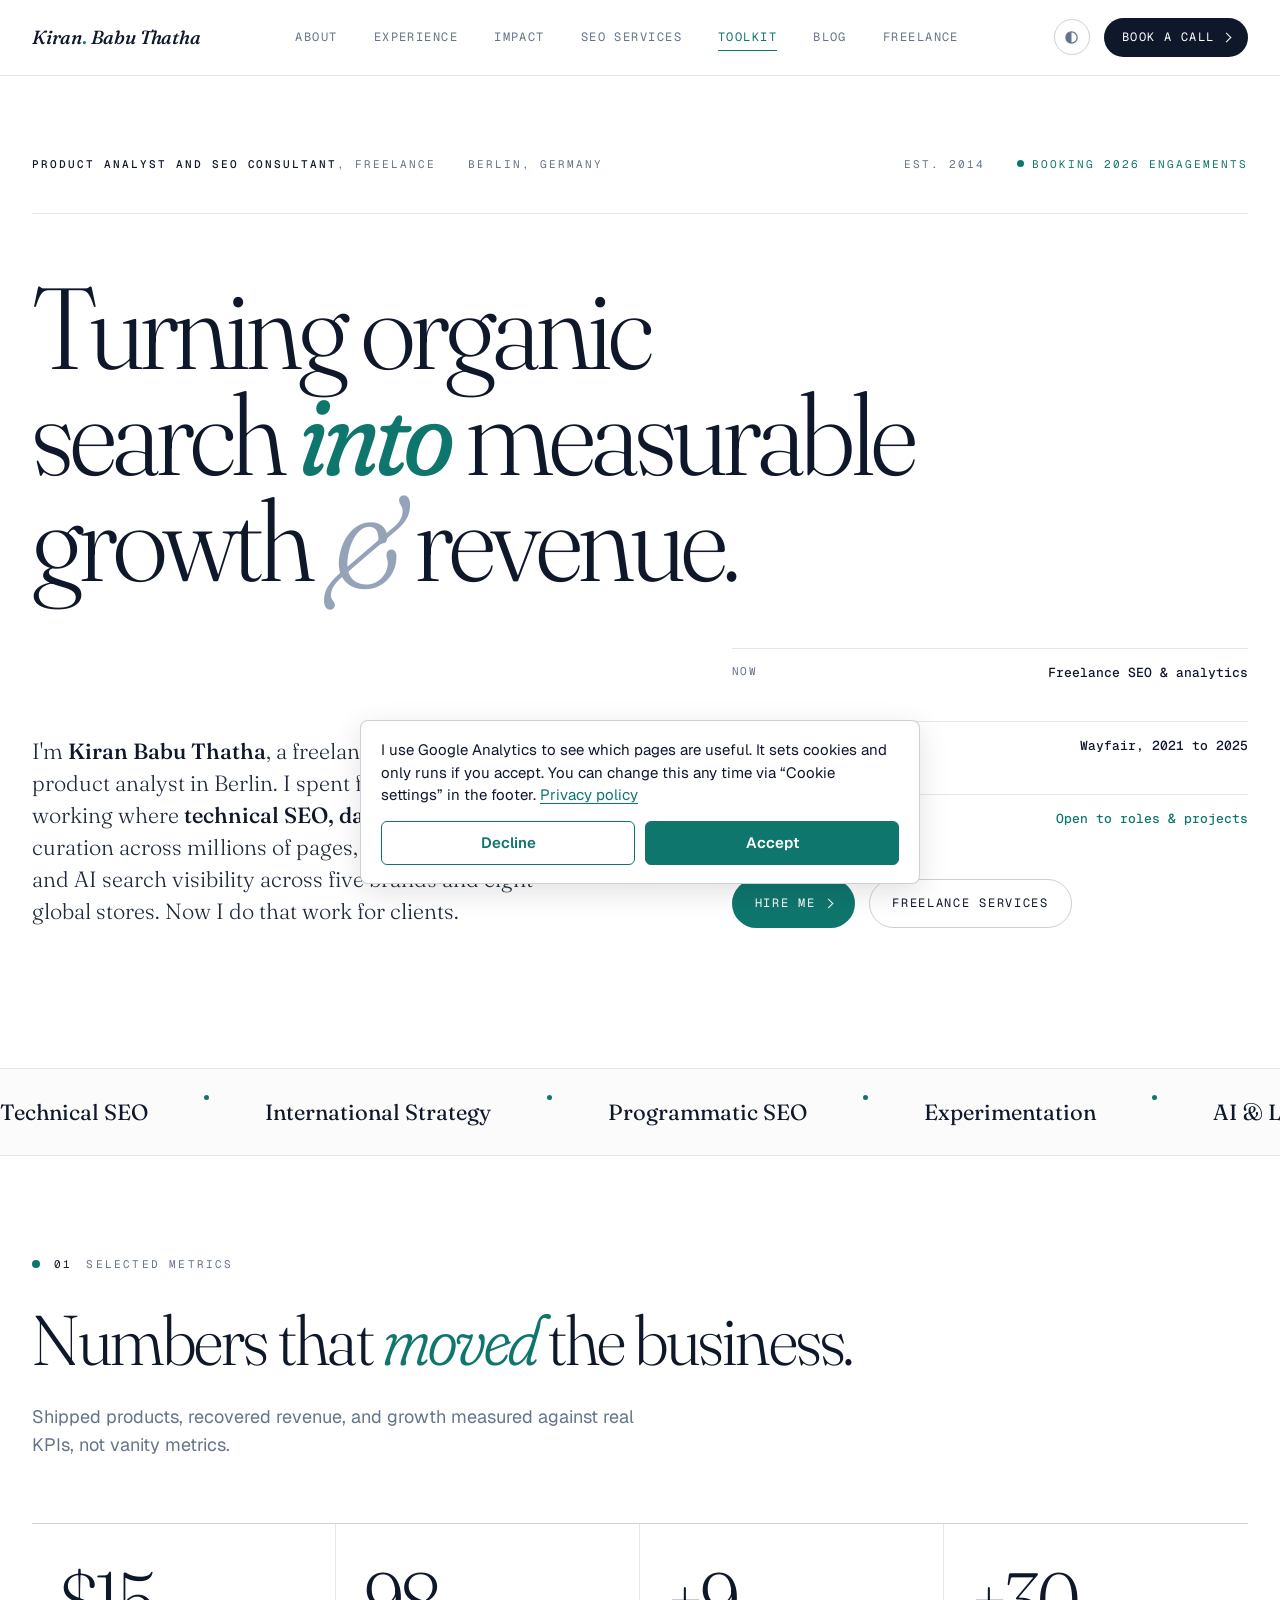
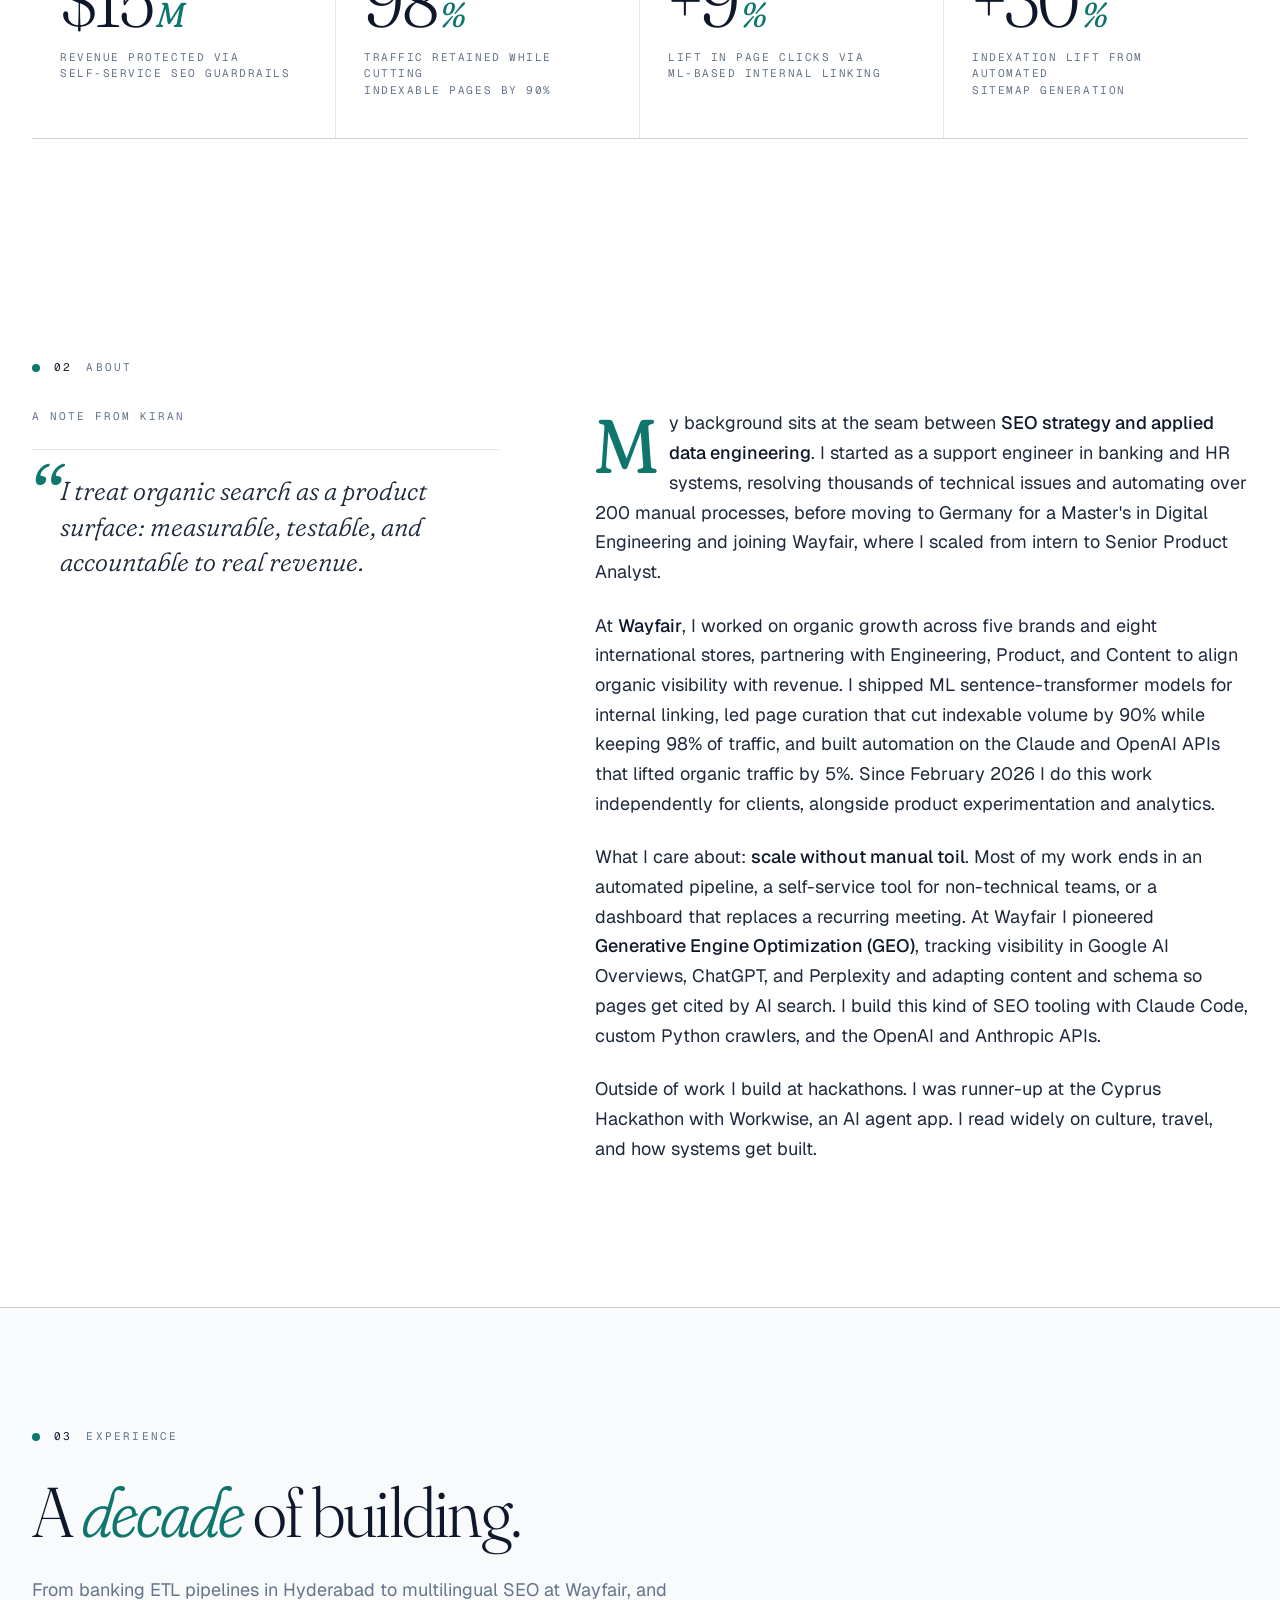
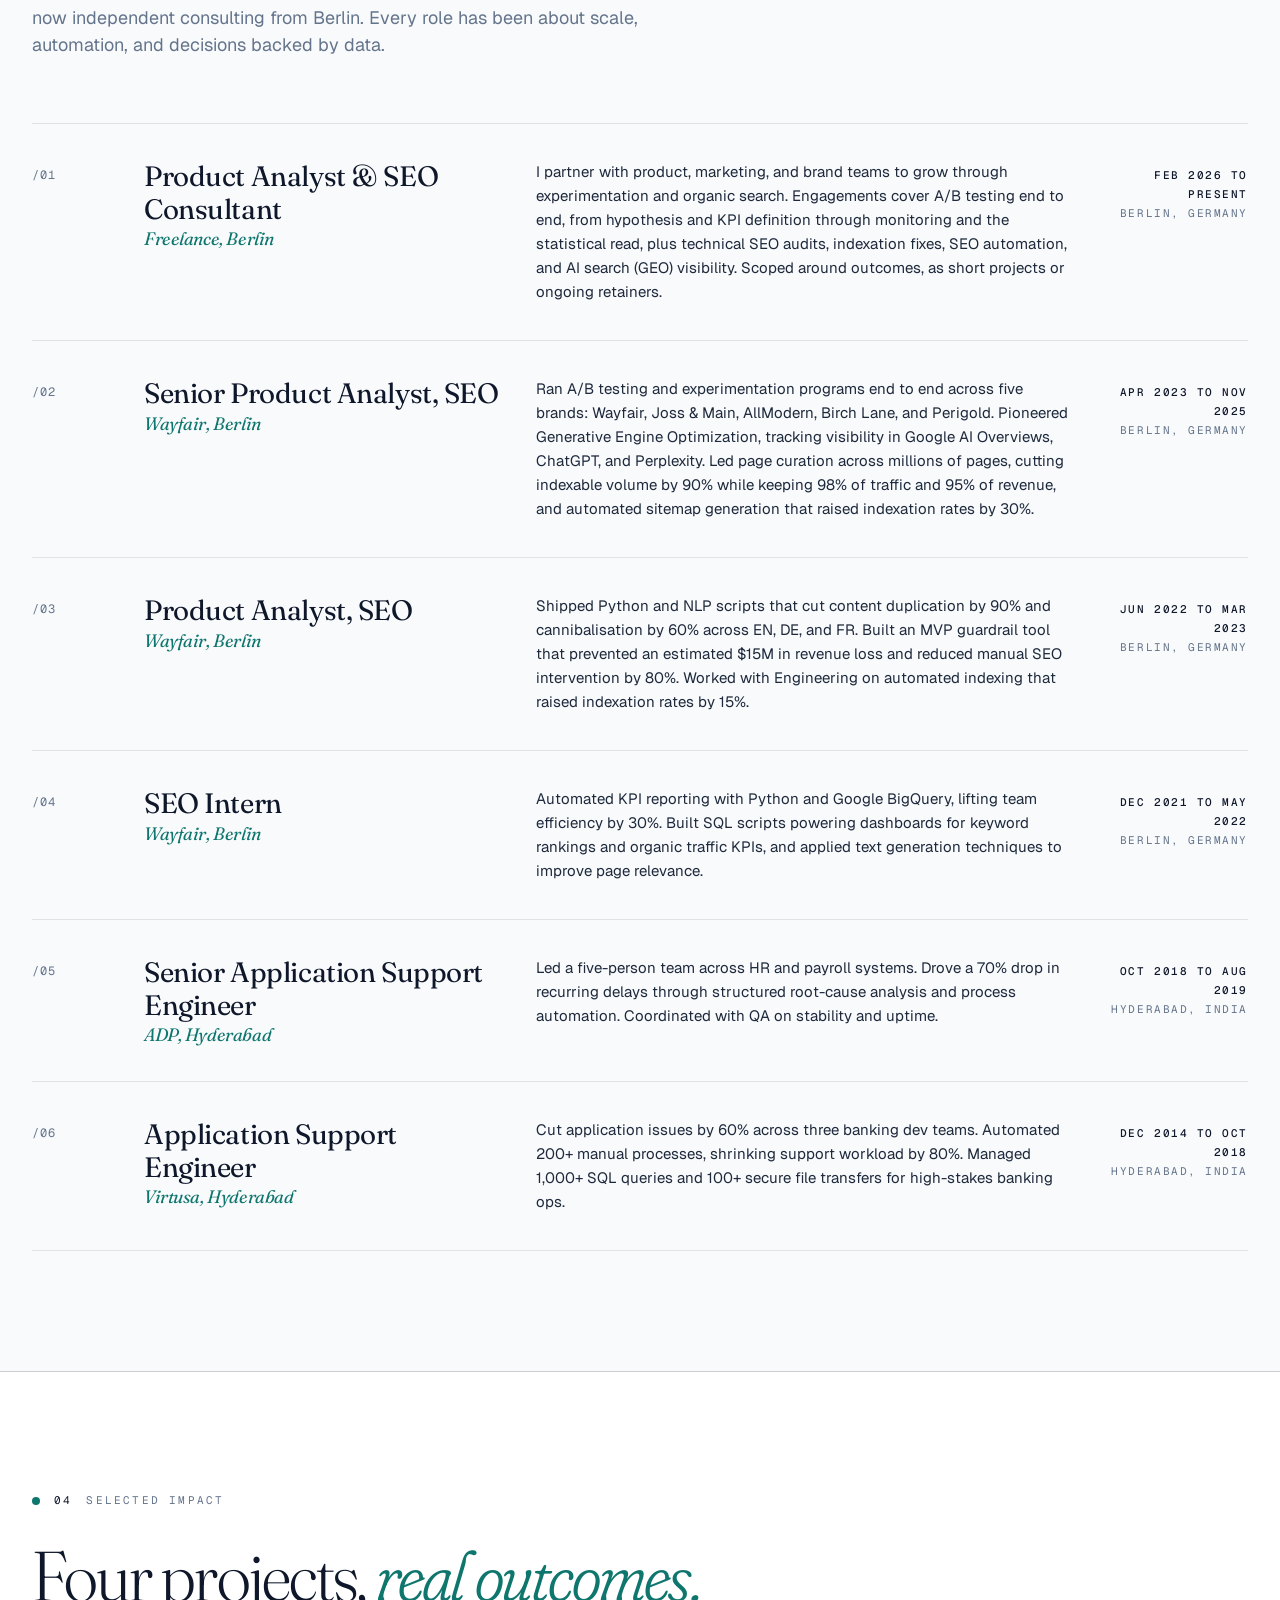
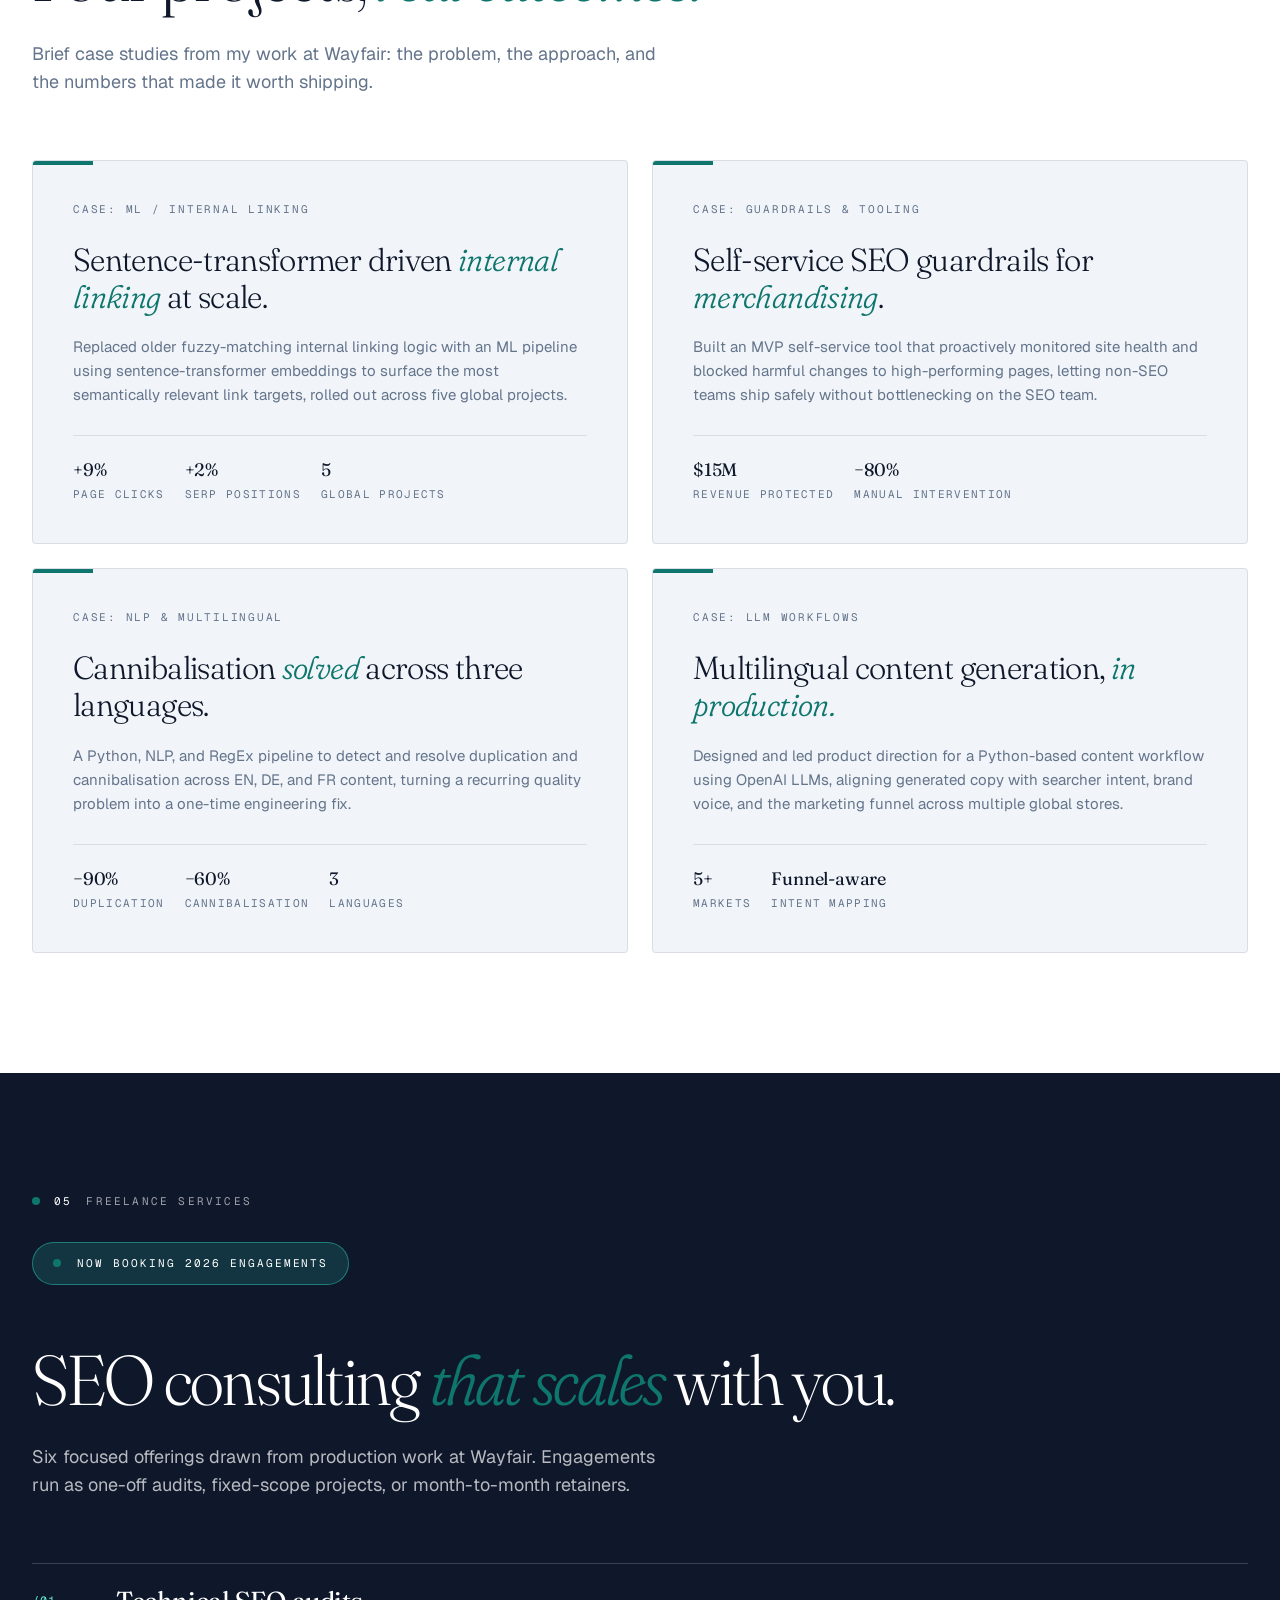
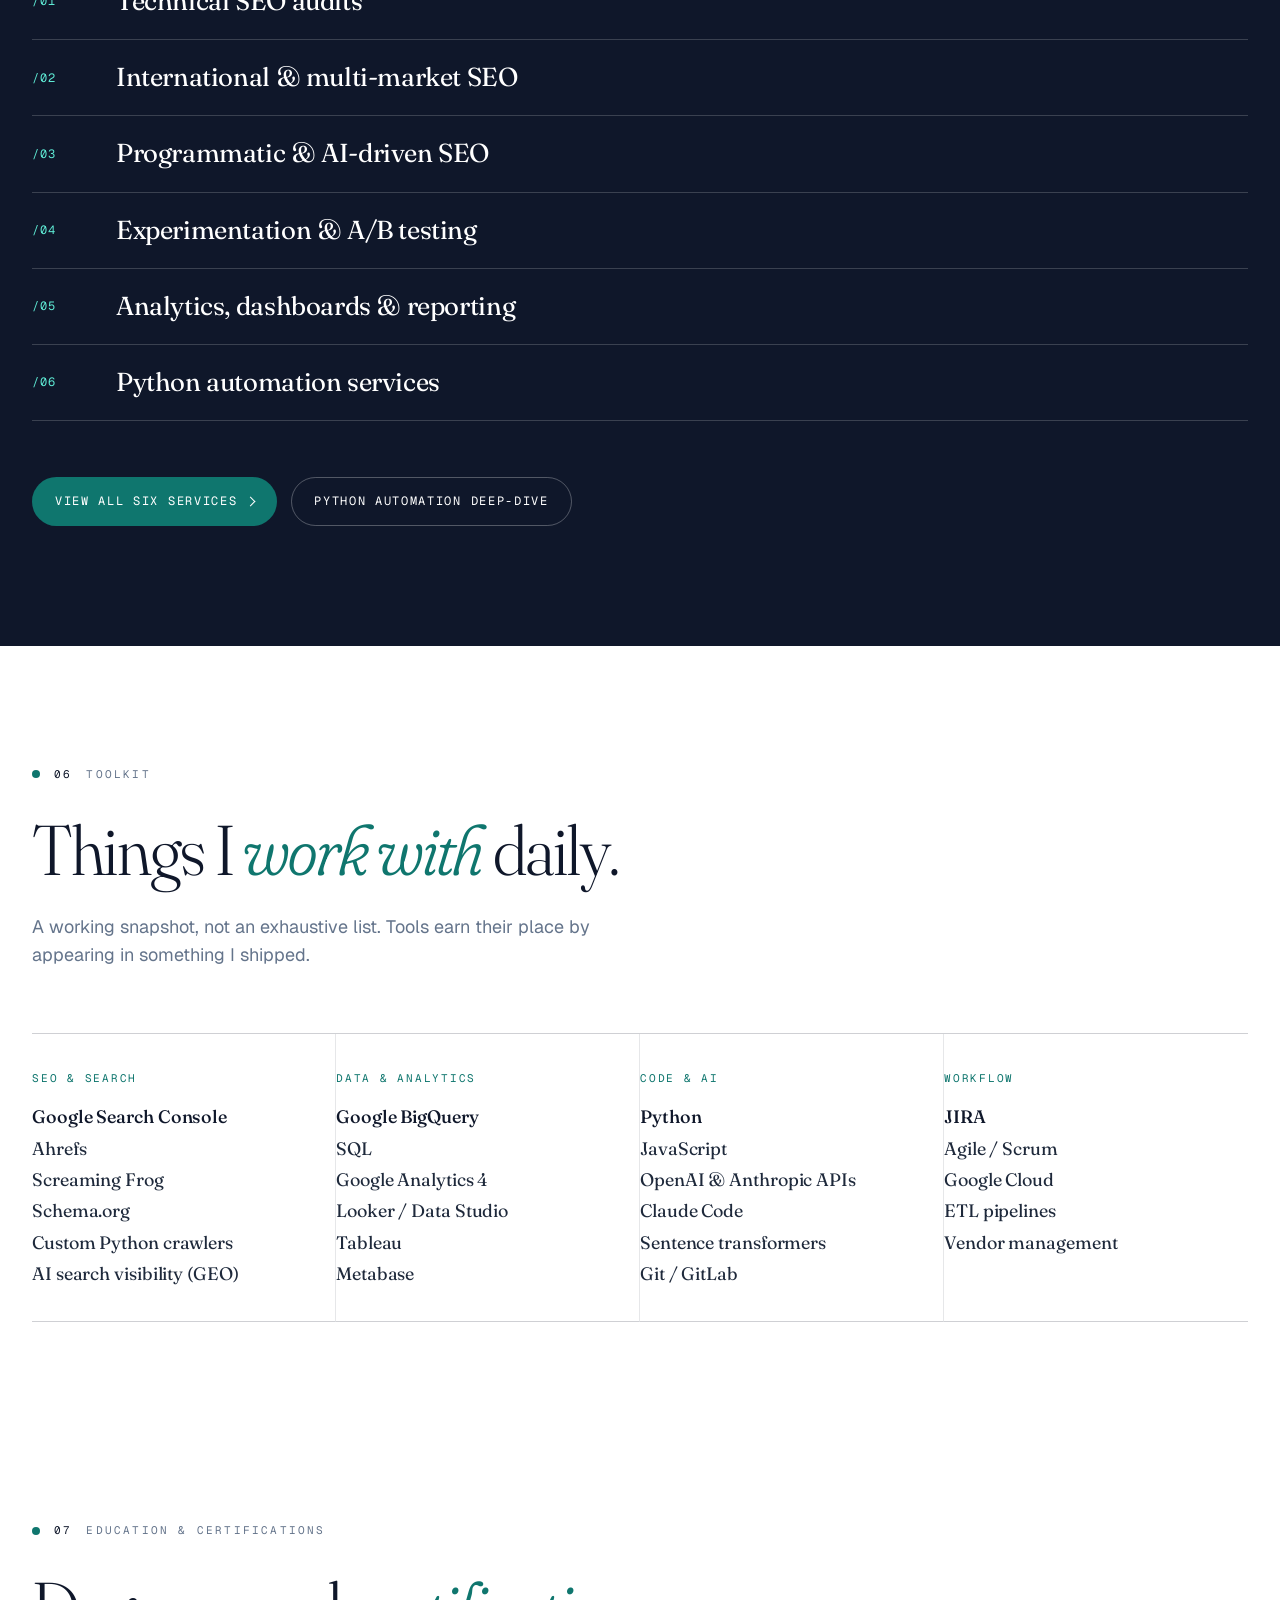
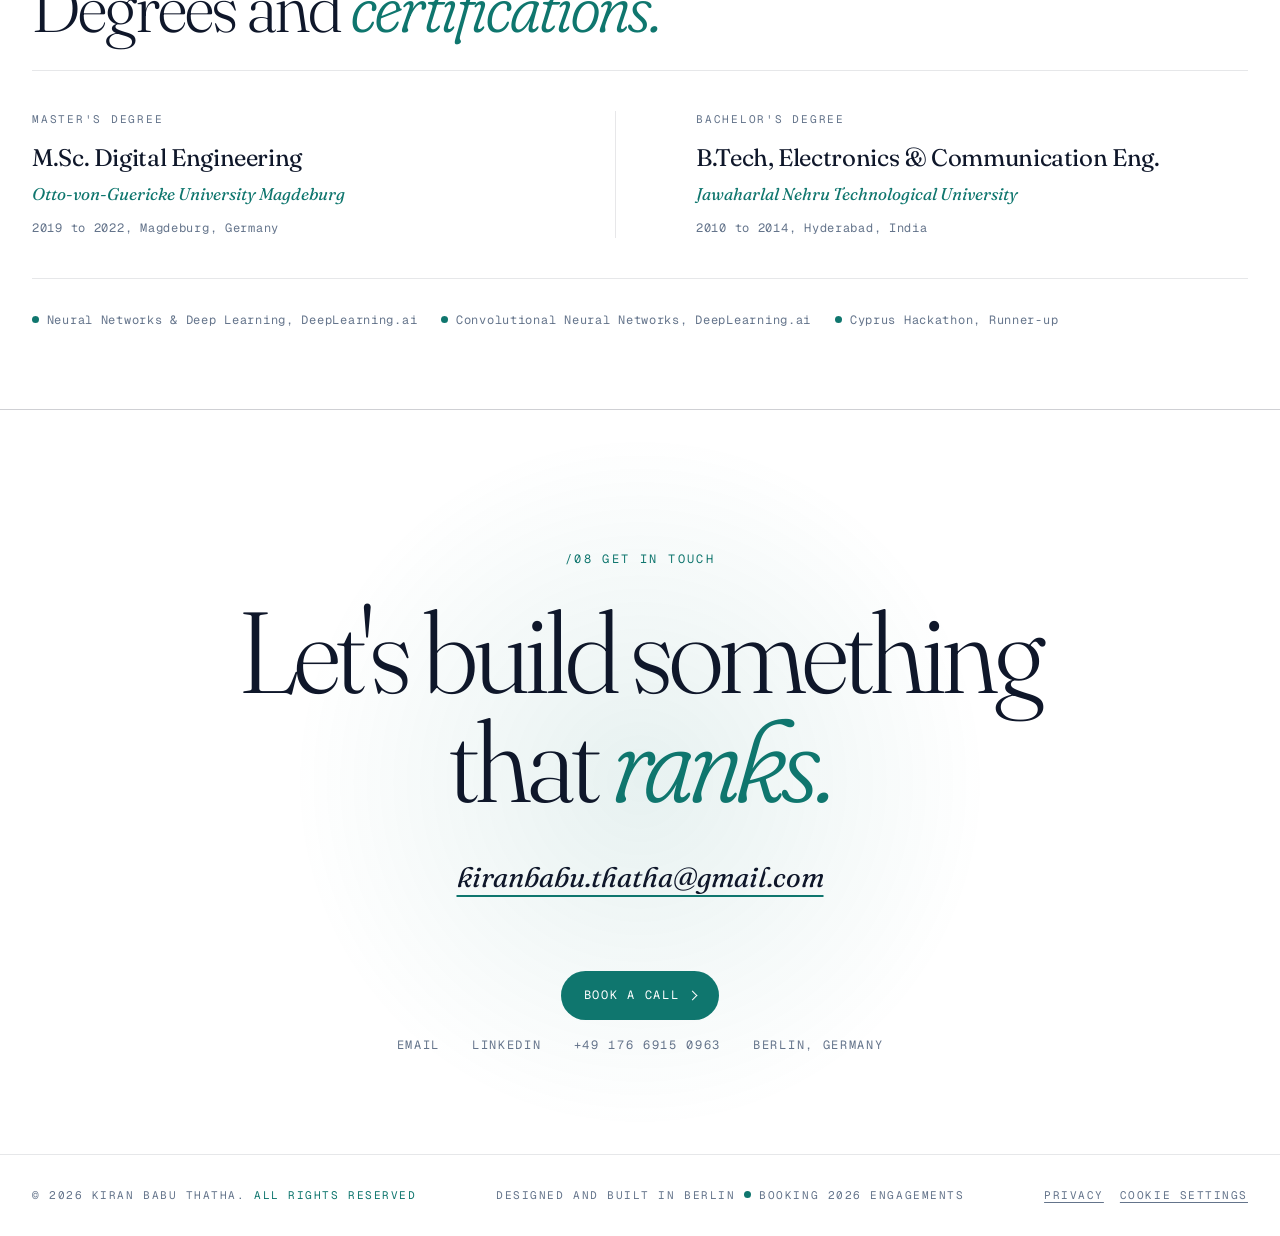
<file: index.html>
<!DOCTYPE html>
<html lang="en">
<head>
<meta charset="UTF-8" />
<meta name="viewport" content="width=device-width, initial-scale=1.0" />
<script>(function(){try{var t=localStorage.getItem('theme');if(t==='light'||t==='dark')document.documentElement.setAttribute('data-theme',t);}catch(e){}})();</script>
<script src="/consent.js?v=20261118" defer></script>
<meta name="theme-color" content="#FFFFFF" media="(prefers-color-scheme: light)" />
<meta name="theme-color" content="#0B1220" media="(prefers-color-scheme: dark)" />
<title>Kiran Babu Thatha: Freelance SEO Consultant in Berlin</title>
<meta name="description" content="Freelance SEO consultant and product analyst in Berlin. Technical SEO, AI search visibility (GEO), experimentation, and Python automation, built on four years of SEO at Wayfair." />
<meta name="author" content="Kiran Babu Thatha" />
<link rel="canonical" href="https://kiranbabuthatha.com/" />

<!-- OPEN GRAPH -->
<meta property="og:type" content="website" />
<meta property="og:title" content="Kiran Babu Thatha: Freelance SEO Consultant in Berlin" />
<meta property="og:description" content="Freelance SEO consultant and product analyst in Berlin. Technical SEO, AI search visibility (GEO), experimentation, and Python automation, built on four years of SEO at Wayfair." />
<meta property="og:url" content="https://kiranbabuthatha.com/" />
<meta property="og:site_name" content="Kiran Babu Thatha" />
<meta property="og:locale" content="en_US" />
<meta property="og:image" content="https://kiranbabuthatha.com/og-image.png" />
<meta property="og:image:width" content="1200" />
<meta property="og:image:height" content="630" />
<meta property="og:image:alt" content="Kiran Babu Thatha, freelance SEO consultant and Senior Product Analyst in Berlin" />

<!-- TWITTER / X -->
<meta name="twitter:card" content="summary_large_image" />
<meta name="twitter:title" content="Kiran Babu Thatha: Freelance SEO Consultant in Berlin" />
<meta name="twitter:description" content="Freelance SEO consultant and product analyst in Berlin. Technical SEO, GEO, experimentation, and Python automation." />
<meta name="twitter:image" content="https://kiranbabuthatha.com/og-image.png" />

<!-- FAVICON -->
<link rel="icon" href="/favicon.svg" type="image/svg+xml" />
<link rel="icon" href="/favicon.png" type="image/png" sizes="192x192" />
<link rel="apple-touch-icon" href="/favicon.png" />

<link rel="preconnect" href="https://fonts.googleapis.com">
<link rel="preconnect" href="https://fonts.gstatic.com" crossorigin>
<link href="https://fonts.googleapis.com/css2?family=Fraunces:ital,opsz,wght@0,9..144,300..900;1,9..144,300..900&family=Geist:wght@300..700&family=Geist+Mono:wght@400..600&display=swap" rel="stylesheet">

<link rel="stylesheet" href="styles.css?v=20261118">

<!-- SCHEMA.ORG STRUCTURED DATA -->
<script type="application/ld+json">
{
  "@context": "https://schema.org",
  "@graph": [
    {
      "@type": "Person",
      "@id": "https://kiranbabuthatha.com/#person",
      "name": "Kiran Babu Thatha",
      "url": "https://kiranbabuthatha.com/",
      "image": "https://kiranbabuthatha.com/og-image.png",
      "jobTitle": ["Freelance SEO Consultant", "Senior Product Analyst"],
      "address": { "@type": "PostalAddress", "addressLocality": "Berlin", "addressCountry": "DE" },
      "email": "kiranbabu.thatha@gmail.com",
      "telephone": "+49-176-6915-0963",
      "alumniOf": [
        { "@type": "CollegeOrUniversity", "name": "Otto-von-Guericke University Magdeburg" },
        { "@type": "CollegeOrUniversity", "name": "Jawaharlal Nehru Technological University" }
      ],
      "knowsAbout": [
        "Technical SEO",
        "International SEO",
        "Programmatic SEO",
        "Generative Engine Optimization (GEO)",
        "SEO experimentation and A/B testing",
        "Python automation",
        "Web analytics",
        "AI and LLM content workflows"
      ],
      "sameAs": [
        "https://www.linkedin.com/in/kiran-babu-thatha-0992b562/",
        "https://github.com/kiranbabuthatha"
      ]
    },
    {
      "@type": "WebSite",
      "@id": "https://kiranbabuthatha.com/#website",
      "url": "https://kiranbabuthatha.com/",
      "name": "Kiran Babu Thatha",
      "publisher": { "@id": "https://kiranbabuthatha.com/#person" },
      "inLanguage": "en"
    },
    {
      "@type": "ProfilePage",
      "@id": "https://kiranbabuthatha.com/#webpage",
      "url": "https://kiranbabuthatha.com/",
      "name": "Kiran Babu Thatha: Freelance SEO Consultant in Berlin",
      "isPartOf": { "@id": "https://kiranbabuthatha.com/#website" },
      "mainEntity": { "@id": "https://kiranbabuthatha.com/#person" },
      "inLanguage": "en"
    }
  ]
}
</script>
</head>
<body>

<!-- ============ NAV ============ -->
<nav class="nav">
  <div class="nav-inner">
    <a href="#top" class="nav-logo">Kiran<span>.</span> Babu Thatha</a>
    <div class="nav-links">
      <a href="#about">About</a>
      <a href="#experience">Experience</a>
      <a href="#impact">Impact</a>
      <a href="#services">SEO Services</a>
      <a href="#toolkit">Toolkit</a>
      <a href="blog/">Blog</a>
      <a href="seo/">Freelance</a>
    </div>
    <div class="nav-actions">
      <button class="theme-toggle" type="button" aria-label="Theme: auto, follows browser setting. Activate to switch.">
        <svg class="i-auto" viewBox="0 0 24 24" aria-hidden="true"><circle cx="12" cy="12" r="9" fill="none" stroke="currentColor" stroke-width="2"/><path d="M12 3a9 9 0 0 0 0 18z" fill="currentColor"/></svg>
        <svg class="i-sun" viewBox="0 0 24 24" fill="none" stroke="currentColor" stroke-width="2" stroke-linecap="round" aria-hidden="true"><circle cx="12" cy="12" r="4"/><path d="M12 2v2M12 20v2M4.93 4.93l1.41 1.41M17.66 17.66l1.41 1.41M2 12h2M20 12h2M4.93 19.07l1.41-1.41M17.66 6.34l1.41-1.41"/></svg>
        <svg class="i-moon" viewBox="0 0 24 24" fill="none" stroke="currentColor" stroke-width="2" stroke-linejoin="round" aria-hidden="true"><path d="M21 12.79A9 9 0 1 1 11.21 3 7 7 0 0 0 21 12.79z"/></svg>
      </button>
      <a href="book/" class="nav-cta">Book a call <span class="arrow"></span></a>
    </div>
  </div>
</nav>

<!-- ============ HERO ============ -->
<header class="hero container" id="top">
  <div class="hero-meta">
    <div class="hero-meta-row">
      <span><strong>Product Analyst and SEO Consultant</strong>, freelance</span>
      <span>Berlin, Germany</span>
    </div>
    <div class="hero-meta-row">
      <span>EST. 2014</span>
      <span class="live"><span class="dot-ind"></span> Booking 2026 engagements</span>
    </div>
  </div>

  <h1 class="hero-headline">
    Turning organic<br>
    search <span class="em">into</span> measurable<br>
    growth <span class="ampersand">&amp;</span> revenue.
  </h1>

  <div class="hero-grid">
    <p class="hero-bio">
      I'm <strong>Kiran Babu Thatha</strong>, a freelance SEO consultant and product analyst
      in Berlin. I spent four years at Wayfair working where <strong>technical SEO, data,
      and AI</strong> meet: page curation across millions of pages, ML internal linking,
      and AI search visibility across five brands and eight global stores. Now I do that
      work for clients.
    </p>
    <div class="hero-side">
      <div class="hero-side-row">
        <span class="k">Now</span>
        <span class="v">Freelance SEO &amp; analytics</span>
      </div>
      <div class="hero-side-row">
        <span class="k">Previously</span>
        <span class="v">Wayfair, 2021 to 2025</span>
      </div>
      <div class="hero-side-row">
        <span class="k">Status</span>
        <span class="v accent">Open to roles &amp; projects</span>
      </div>
      <div class="hero-actions">
        <a href="#contact" class="btn btn-primary">Hire me <span class="arrow"></span></a>
        <a href="seo/" class="btn btn-ghost">Freelance services</a>
      </div>
    </div>
  </div>
</header>

<!-- ============ MARQUEE ============ -->
<div class="marquee">
  <div class="marquee-track">
    <span>Technical SEO</span><span class="dot"></span>
    <span>International Strategy</span><span class="dot"></span>
    <span>Programmatic SEO</span><span class="dot"></span>
    <span>Experimentation</span><span class="dot"></span>
    <span>AI &amp; LLM Integration</span><span class="dot"></span>
    <span>Python Automation</span><span class="dot"></span>
    <span>Site Architecture</span><span class="dot"></span>
    <span>Data &amp; Reporting</span><span class="dot"></span>
    <span>Technical SEO</span><span class="dot"></span>
    <span>International Strategy</span><span class="dot"></span>
    <span>Programmatic SEO</span><span class="dot"></span>
    <span>Experimentation</span><span class="dot"></span>
    <span>AI &amp; LLM Integration</span><span class="dot"></span>
    <span>Python Automation</span><span class="dot"></span>
    <span>Site Architecture</span><span class="dot"></span>
    <span>Data &amp; Reporting</span><span class="dot"></span>
  </div>
</div>

<!-- ============ STATS ============ -->
<section id="stats" style="padding: 100px 0;">
  <div class="container">
    <div class="section-tag"><span class="num">01</span> Selected metrics</div>
    <h2 class="section-headline">Numbers that <span class="em">moved</span> the business.</h2>
    <p class="section-intro">
      Shipped products, recovered revenue, and growth measured against real KPIs,
      not vanity metrics.
    </p>

    <div class="stats-grid">
      <div class="stat">
        <div class="stat-num">$15<span class="unit">M</span></div>
        <div class="stat-label">Revenue protected via<br>self-service SEO guardrails</div>
      </div>
      <div class="stat">
        <div class="stat-num">98<span class="unit">%</span></div>
        <div class="stat-label">Traffic retained while cutting<br>indexable pages by 90%</div>
      </div>
      <div class="stat">
        <div class="stat-num">+9<span class="unit">%</span></div>
        <div class="stat-label">Lift in page clicks via<br>ML-based internal linking</div>
      </div>
      <div class="stat">
        <div class="stat-num">+30<span class="unit">%</span></div>
        <div class="stat-label">Indexation lift from automated<br>sitemap generation</div>
      </div>
    </div>
  </div>
</section>

<!-- ============ ABOUT ============ -->
<section id="about">
  <div class="container">
    <div class="section-tag"><span class="num">02</span> About</div>

    <div class="about-grid">
      <aside class="about-side">
        <div class="about-side-label">A note from Kiran</div>
        <p class="about-side-quote">
          I treat organic search as a product surface: measurable, testable,
          and accountable to real revenue.
        </p>
      </aside>

      <div class="about-body">
        <p>
          My background sits at the seam between <strong>SEO strategy and applied data
          engineering</strong>. I started as a support engineer in banking and HR systems,
          resolving thousands of technical issues and automating over 200 manual processes,
          before moving to Germany for a Master's in Digital Engineering and joining
          Wayfair, where I scaled from intern to Senior Product Analyst.
        </p>
        <p>
          At <strong>Wayfair</strong>, I worked on organic growth across five brands and
          eight international stores, partnering with Engineering, Product, and Content
          to align organic visibility with revenue. I shipped ML sentence-transformer
          models for internal linking, led page curation that cut indexable volume by 90%
          while keeping 98% of traffic, and built automation on the Claude and OpenAI APIs
          that lifted organic traffic by 5%. Since February 2026 I do this work
          independently for clients, alongside product experimentation and analytics.
        </p>
        <p>
          What I care about: <strong>scale without manual toil</strong>. Most of my work
          ends in an automated pipeline, a self-service tool for non-technical teams,
          or a dashboard that replaces a recurring meeting. At Wayfair I pioneered
          <strong>Generative Engine Optimization (GEO)</strong>, tracking visibility in
          Google AI Overviews, ChatGPT, and Perplexity and adapting content and schema
          so pages get cited by AI search. I build this kind of SEO tooling with Claude
          Code, custom Python crawlers, and the OpenAI and Anthropic APIs.
        </p>
        <p>
          Outside of work I build at hackathons. I was runner-up at the Cyprus
          Hackathon with Workwise, an AI agent app. I read widely on culture,
          travel, and how systems get built.
        </p>
      </div>
    </div>
  </div>
</section>

<!-- ============ EXPERIENCE ============ -->
<section id="experience" class="experience">
  <div class="container">
    <div class="section-tag"><span class="num">03</span> Experience</div>
    <h2 class="section-headline">A <span class="em">decade</span> of building.</h2>
    <p class="section-intro">
      From banking ETL pipelines in Hyderabad to multilingual SEO at Wayfair, and now
      independent consulting from Berlin. Every role has been about scale, automation,
      and decisions backed by data.
    </p>

    <div class="exp-list">
      <div class="exp-item">
        <div class="exp-num">/01</div>
        <div class="exp-role">Product Analyst &amp; SEO Consultant<span class="company">Freelance, Berlin</span></div>
        <div class="exp-desc">
          I partner with product, marketing, and brand teams to grow through
          experimentation and organic search. Engagements cover A/B testing end to end,
          from hypothesis and KPI definition through monitoring and the statistical read,
          plus technical SEO audits, indexation fixes, SEO automation, and AI search
          (GEO) visibility. Scoped around outcomes, as short projects or ongoing retainers.
        </div>
        <div class="exp-meta"><strong>Feb 2026 to Present</strong>Berlin, Germany</div>
        <span class="exp-arrow"></span>
      </div>

      <div class="exp-item">
        <div class="exp-num">/02</div>
        <div class="exp-role">Senior Product Analyst, SEO<span class="company">Wayfair, Berlin</span></div>
        <div class="exp-desc">
          Ran A/B testing and experimentation programs end to end across five brands:
          Wayfair, Joss &amp; Main, AllModern, Birch Lane, and Perigold. Pioneered
          Generative Engine Optimization, tracking visibility in Google AI Overviews,
          ChatGPT, and Perplexity. Led page curation across millions of pages, cutting
          indexable volume by 90% while keeping 98% of traffic and 95% of revenue, and
          automated sitemap generation that raised indexation rates by 30%.
        </div>
        <div class="exp-meta"><strong>Apr 2023 to Nov 2025</strong>Berlin, Germany</div>
        <span class="exp-arrow"></span>
      </div>

      <div class="exp-item">
        <div class="exp-num">/03</div>
        <div class="exp-role">Product Analyst, SEO<span class="company">Wayfair, Berlin</span></div>
        <div class="exp-desc">
          Shipped Python and NLP scripts that cut content duplication by 90% and
          cannibalisation by 60% across EN, DE, and FR. Built an MVP guardrail tool
          that prevented an estimated $15M in revenue loss and reduced manual SEO
          intervention by 80%. Worked with Engineering on automated indexing that
          raised indexation rates by 15%.
        </div>
        <div class="exp-meta"><strong>Jun 2022 to Mar 2023</strong>Berlin, Germany</div>
        <span class="exp-arrow"></span>
      </div>

      <div class="exp-item">
        <div class="exp-num">/04</div>
        <div class="exp-role">SEO Intern<span class="company">Wayfair, Berlin</span></div>
        <div class="exp-desc">
          Automated KPI reporting with Python and Google BigQuery, lifting team
          efficiency by 30%. Built SQL scripts powering dashboards for keyword
          rankings and organic traffic KPIs, and applied text generation techniques
          to improve page relevance.
        </div>
        <div class="exp-meta"><strong>Dec 2021 to May 2022</strong>Berlin, Germany</div>
        <span class="exp-arrow"></span>
      </div>

      <div class="exp-item">
        <div class="exp-num">/05</div>
        <div class="exp-role">Senior Application Support Engineer<span class="company">ADP, Hyderabad</span></div>
        <div class="exp-desc">
          Led a five-person team across HR and payroll systems. Drove a 70% drop
          in recurring delays through structured root-cause analysis and process
          automation. Coordinated with QA on stability and uptime.
        </div>
        <div class="exp-meta"><strong>Oct 2018 to Aug 2019</strong>Hyderabad, India</div>
        <span class="exp-arrow"></span>
      </div>

      <div class="exp-item">
        <div class="exp-num">/06</div>
        <div class="exp-role">Application Support Engineer<span class="company">Virtusa, Hyderabad</span></div>
        <div class="exp-desc">
          Cut application issues by 60% across three banking dev teams. Automated
          200+ manual processes, shrinking support workload by 80%. Managed
          1,000+ SQL queries and 100+ secure file transfers for high-stakes
          banking ops.
        </div>
        <div class="exp-meta"><strong>Dec 2014 to Oct 2018</strong>Hyderabad, India</div>
        <span class="exp-arrow"></span>
      </div>
    </div>
  </div>
</section>

<!-- ============ IMPACT CASES ============ -->
<section id="impact">
  <div class="container">
    <div class="section-tag"><span class="num">04</span> Selected impact</div>
    <h2 class="section-headline">Four projects, <span class="em">real outcomes.</span></h2>
    <p class="section-intro">
      Brief case studies from my work at Wayfair: the problem, the approach, and
      the numbers that made it worth shipping.
    </p>

    <div class="cases-grid">

      <article class="case">
        <div class="case-tag">Case: ML / Internal Linking</div>
        <h3 class="case-headline">Sentence-transformer driven <span class="em">internal linking</span> at scale.</h3>
        <p class="case-body">
          Replaced older fuzzy-matching internal linking logic with an ML pipeline using
          sentence-transformer embeddings to surface the most semantically relevant link
          targets, rolled out across five global projects.
        </p>
        <div class="case-meta">
          <div class="case-meta-item"><strong>+9%</strong>Page clicks</div>
          <div class="case-meta-item"><strong>+2%</strong>SERP positions</div>
          <div class="case-meta-item"><strong>5</strong>Global projects</div>
        </div>
      </article>

      <article class="case">
        <div class="case-tag">Case: Guardrails &amp; Tooling</div>
        <h3 class="case-headline">Self-service SEO guardrails for <span class="em">merchandising</span>.</h3>
        <p class="case-body">
          Built an MVP self-service tool that proactively monitored site health and
          blocked harmful changes to high-performing pages, letting non-SEO teams
          ship safely without bottlenecking on the SEO team.
        </p>
        <div class="case-meta">
          <div class="case-meta-item"><strong>$15M</strong>Revenue protected</div>
          <div class="case-meta-item"><strong>−80%</strong>Manual intervention</div>
        </div>
      </article>

      <article class="case">
        <div class="case-tag">Case: NLP &amp; Multilingual</div>
        <h3 class="case-headline">Cannibalisation <span class="em">solved</span> across three languages.</h3>
        <p class="case-body">
          A Python, NLP, and RegEx pipeline to detect and resolve duplication and
          cannibalisation across EN, DE, and FR content, turning a recurring
          quality problem into a one-time engineering fix.
        </p>
        <div class="case-meta">
          <div class="case-meta-item"><strong>−90%</strong>Duplication</div>
          <div class="case-meta-item"><strong>−60%</strong>Cannibalisation</div>
          <div class="case-meta-item"><strong>3</strong>Languages</div>
        </div>
      </article>

      <article class="case">
        <div class="case-tag">Case: LLM Workflows</div>
        <h3 class="case-headline">Multilingual content generation, <span class="em">in production.</span></h3>
        <p class="case-body">
          Designed and led product direction for a Python-based content workflow
          using OpenAI LLMs, aligning generated copy with searcher intent, brand
          voice, and the marketing funnel across multiple global stores.
        </p>
        <div class="case-meta">
          <div class="case-meta-item"><strong>5+</strong>Markets</div>
          <div class="case-meta-item"><strong>Funnel-aware</strong>Intent mapping</div>
        </div>
      </article>

    </div>
  </div>
</section>

<!-- ============ SERVICES PREVIEW (links to /seo/ for full grid) ============ -->
<section id="services" class="services">
  <div class="container">
    <div class="section-tag"><span class="num">05</span> Freelance services</div>

    <div class="services-banner">
      <span class="pulse"></span>
      <span>Now booking 2026 engagements</span>
    </div>

    <h2 class="section-headline">SEO consulting <span class="em">that scales</span> with you.</h2>
    <p class="section-intro">
      Six focused offerings drawn from production work at Wayfair. Engagements run as
      one-off audits, fixed-scope projects, or month-to-month retainers.
    </p>

    <div class="services-preview">
      <a href="seo/" class="services-preview-row">
        <span class="services-preview-num">/01</span>
        <span class="services-preview-title">Technical SEO audits</span>
        <span class="services-preview-arrow"></span>
      </a>
      <a href="seo/" class="services-preview-row">
        <span class="services-preview-num">/02</span>
        <span class="services-preview-title">International &amp; multi-market SEO</span>
        <span class="services-preview-arrow"></span>
      </a>
      <a href="seo/" class="services-preview-row">
        <span class="services-preview-num">/03</span>
        <span class="services-preview-title">Programmatic &amp; AI-driven SEO</span>
        <span class="services-preview-arrow"></span>
      </a>
      <a href="seo/" class="services-preview-row">
        <span class="services-preview-num">/04</span>
        <span class="services-preview-title">Experimentation &amp; A/B testing</span>
        <span class="services-preview-arrow"></span>
      </a>
      <a href="seo/" class="services-preview-row">
        <span class="services-preview-num">/05</span>
        <span class="services-preview-title">Analytics, dashboards &amp; reporting</span>
        <span class="services-preview-arrow"></span>
      </a>
      <a href="seo/automation-services-python/" class="services-preview-row">
        <span class="services-preview-num">/06</span>
        <span class="services-preview-title">Python automation services</span>
        <span class="services-preview-arrow"></span>
      </a>
    </div>

    <div style="margin-top: 56px; display: flex; gap: 14px; flex-wrap: wrap;">
      <a href="seo/" class="btn btn-primary">View all six services <span class="arrow"></span></a>
      <a href="seo/automation-services-python/" class="btn" style="border: 1px solid rgba(255,255,255,0.28); color: #FFFFFF;">Python automation deep-dive</a>
    </div>
  </div>
</section>

<!-- ============ TOOLKIT ============ -->
<section id="toolkit">
  <div class="container">
    <div class="section-tag"><span class="num">06</span> Toolkit</div>
    <h2 class="section-headline">Things I <span class="em">work with</span> daily.</h2>
    <p class="section-intro">
      A working snapshot, not an exhaustive list. Tools earn their place by appearing
      in something I shipped.
    </p>

    <div class="toolkit">
      <div class="tool-group">
        <div class="tool-label">SEO &amp; Search</div>
        <ul class="tool-list">
          <li>Google Search Console</li>
          <li>Ahrefs</li>
          <li>Screaming Frog</li>
          <li>Schema.org</li>
          <li>Custom Python crawlers</li>
          <li>AI search visibility (GEO)</li>
        </ul>
      </div>
      <div class="tool-group">
        <div class="tool-label">Data &amp; Analytics</div>
        <ul class="tool-list">
          <li>Google BigQuery</li>
          <li>SQL</li>
          <li>Google Analytics 4</li>
          <li>Looker / Data Studio</li>
          <li>Tableau</li>
          <li>Metabase</li>
        </ul>
      </div>
      <div class="tool-group">
        <div class="tool-label">Code &amp; AI</div>
        <ul class="tool-list">
          <li>Python</li>
          <li>JavaScript</li>
          <li>OpenAI &amp; Anthropic APIs</li>
          <li>Claude Code</li>
          <li>Sentence transformers</li>
          <li>Git / GitLab</li>
        </ul>
      </div>
      <div class="tool-group">
        <div class="tool-label">Workflow</div>
        <ul class="tool-list">
          <li>JIRA</li>
          <li>Agile / Scrum</li>
          <li>Google Cloud</li>
          <li>ETL pipelines</li>
          <li>Vendor management</li>
        </ul>
      </div>
    </div>
  </div>
</section>

<!-- ============ EDUCATION ============ -->
<section id="education" style="padding: 80px 0;">
  <div class="container">
    <div class="section-tag"><span class="num">07</span> Education &amp; certifications</div>
    <h2 class="section-headline">Degrees and <span class="em">certifications.</span></h2>

    <div class="edu-row">
      <div class="edu-block">
        <div class="edu-tag">Master's degree</div>
        <div class="edu-degree">M.Sc. Digital Engineering</div>
        <div class="edu-school">Otto-von-Guericke University Magdeburg</div>
        <div class="edu-meta">2019 to 2022, Magdeburg, Germany</div>
      </div>
      <div class="edu-block">
        <div class="edu-tag">Bachelor's degree</div>
        <div class="edu-degree">B.Tech, Electronics &amp; Communication Eng.</div>
        <div class="edu-school">Jawaharlal Nehru Technological University</div>
        <div class="edu-meta">2010 to 2014, Hyderabad, India</div>
      </div>
    </div>

    <div style="margin-top: 32px; display: flex; gap: 24px; flex-wrap: wrap;">
      <div style="font-family: var(--mono); font-size: 12px; color: var(--muted); letter-spacing: 0.06em;">
        <span class="dot-ind"></span> Neural Networks &amp; Deep Learning, DeepLearning.ai
      </div>
      <div style="font-family: var(--mono); font-size: 12px; color: var(--muted); letter-spacing: 0.06em;">
        <span class="dot-ind"></span> Convolutional Neural Networks, DeepLearning.ai
      </div>
      <div style="font-family: var(--mono); font-size: 12px; color: var(--muted); letter-spacing: 0.06em;">
        <span class="dot-ind"></span> Cyprus Hackathon, Runner-up
      </div>
    </div>
  </div>
</section>

<!-- ============ CONTACT ============ -->
<section id="contact" class="contact">
  <div class="container">
    <div class="contact-eyebrow">/08 Get in touch</div>
    <h2 class="contact-headline">
      Let's build something<br>
      that <span class="em">ranks.</span>
    </h2>
    <a href="mailto:kiranbabu.thatha@gmail.com" class="contact-email">
      kiranbabu.thatha@gmail.com
    </a>

    <div style="margin-top: 32px;">
      <a href="book/" class="btn btn-primary">Book a call <span class="arrow"></span></a>
    </div>

    <div class="contact-channels">
      <a href="mailto:kiranbabu.thatha@gmail.com" class="contact-channel">Email</a>
      <a href="https://www.linkedin.com/in/kiran-babu-thatha-0992b562/" target="_blank" rel="noopener" class="contact-channel">LinkedIn</a>
      <a href="tel:+4917669150963" class="contact-channel">+49 176 6915 0963</a>
      <span class="contact-channel">Berlin, Germany</span>
    </div>
  </div>
</section>

<!-- ============ FOOTER ============ -->
<footer class="footer">
  <div class="container">
    <div class="footer-inner">
      <div>© 2026 Kiran Babu Thatha. <span class="accent">All rights reserved</span></div>
      <div>Designed and built in Berlin <span class="dot-ind"></span> Booking 2026 engagements</div>
      <div class="footer-links"><a href="privacy/">Privacy</a></div>
    </div>
  </div>
</footer>

<script>
// Reveal-on-scroll
const io = new IntersectionObserver((entries) => {
  entries.forEach((e) => {
    if (e.isIntersecting) {
      e.target.classList.add('in');
      io.unobserve(e.target);
    }
  });
}, { threshold: 0.12, rootMargin: '0px 0px -60px 0px' });

document.querySelectorAll('section, .stat, .case, .service, .exp-item, .tool-group, .edu-block, .services-preview-row')
  .forEach((el) => { el.classList.add('reveal'); io.observe(el); });

// Smooth nav highlight
const links = document.querySelectorAll('.nav-links a');
const sections = Array.from(links).map(a => {
  const href = a.getAttribute('href');
  return href && href.startsWith('#') ? document.querySelector(href) : null;
});
window.addEventListener('scroll', () => {
  const y = window.scrollY + 120;
  sections.forEach((sec, i) => {
    if (!sec) return;
    if (sec.offsetTop <= y && sec.offsetTop + sec.offsetHeight > y) {
      links.forEach(l => l.classList.remove('active'));
      links[i].classList.add('active');
    }
  });
});
</script>

<script src="theme.js?v=20260704" defer></script>

</body>
</html>
</file>
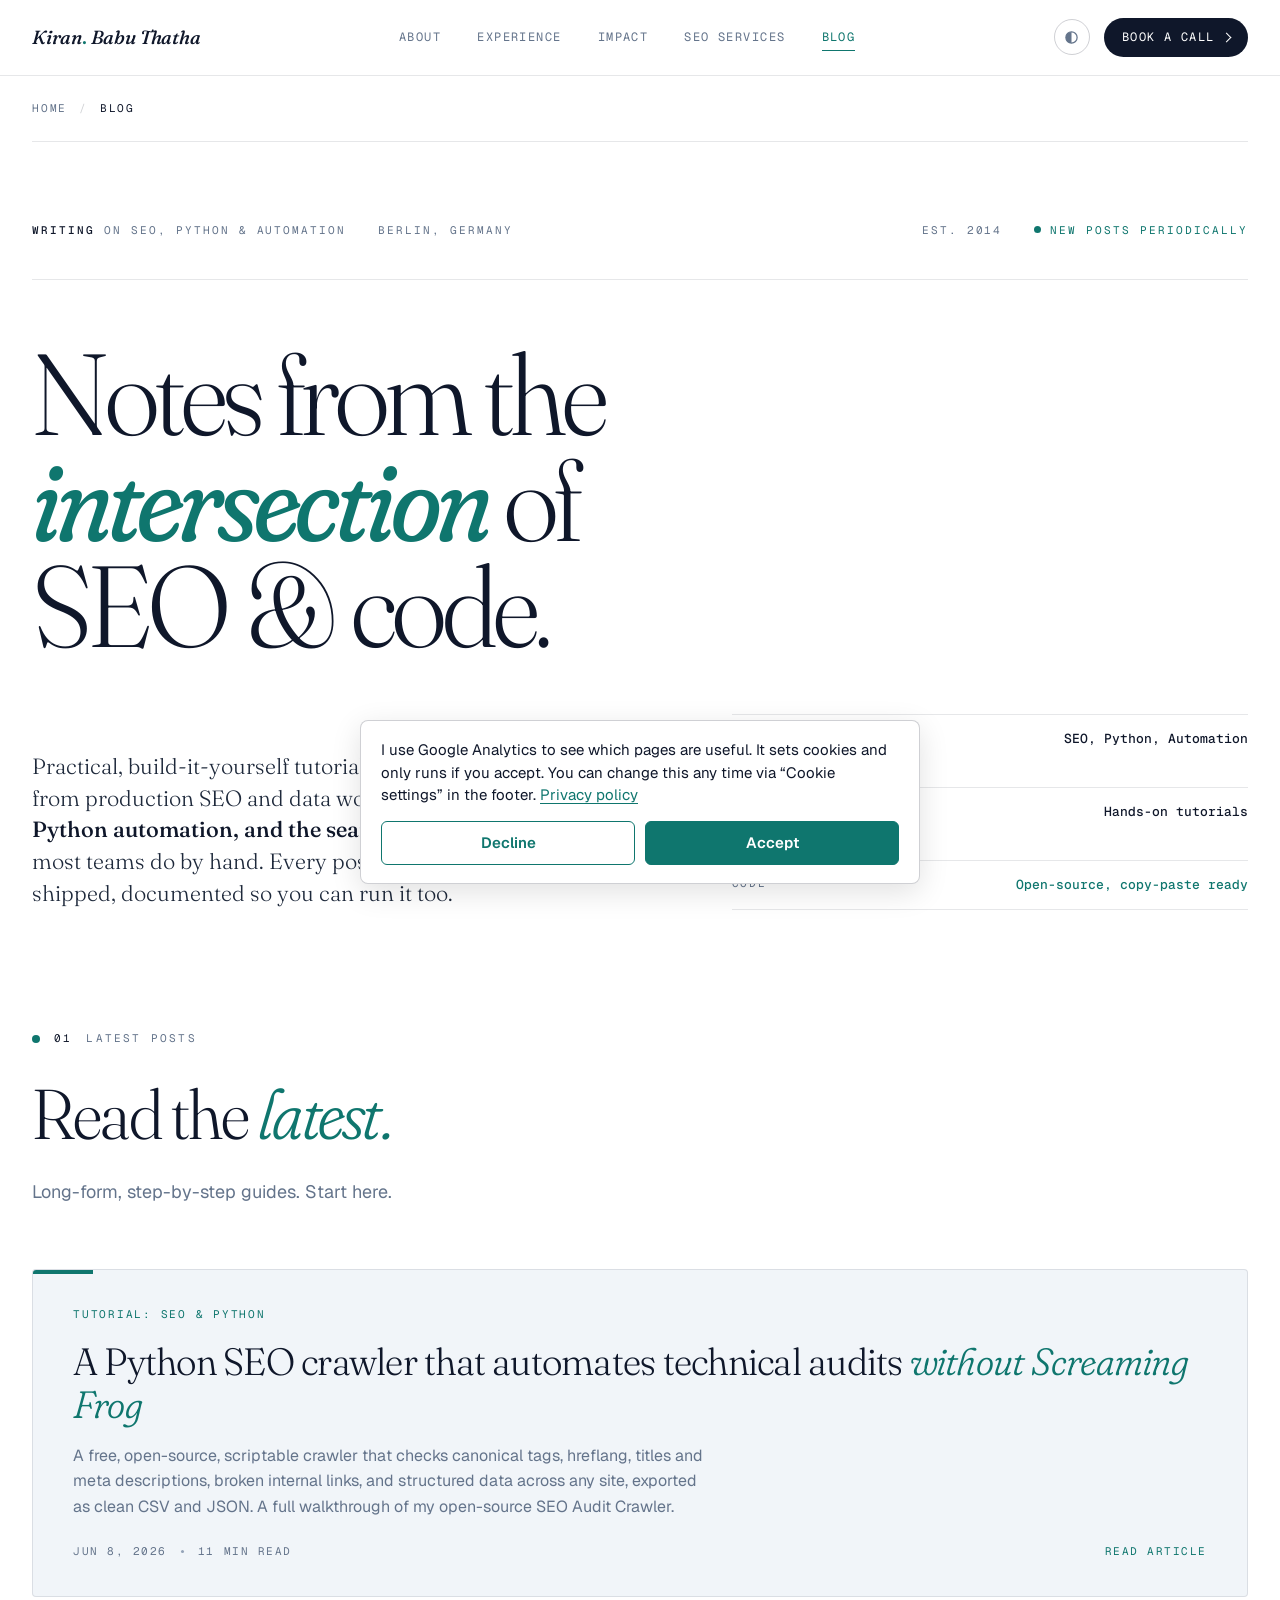
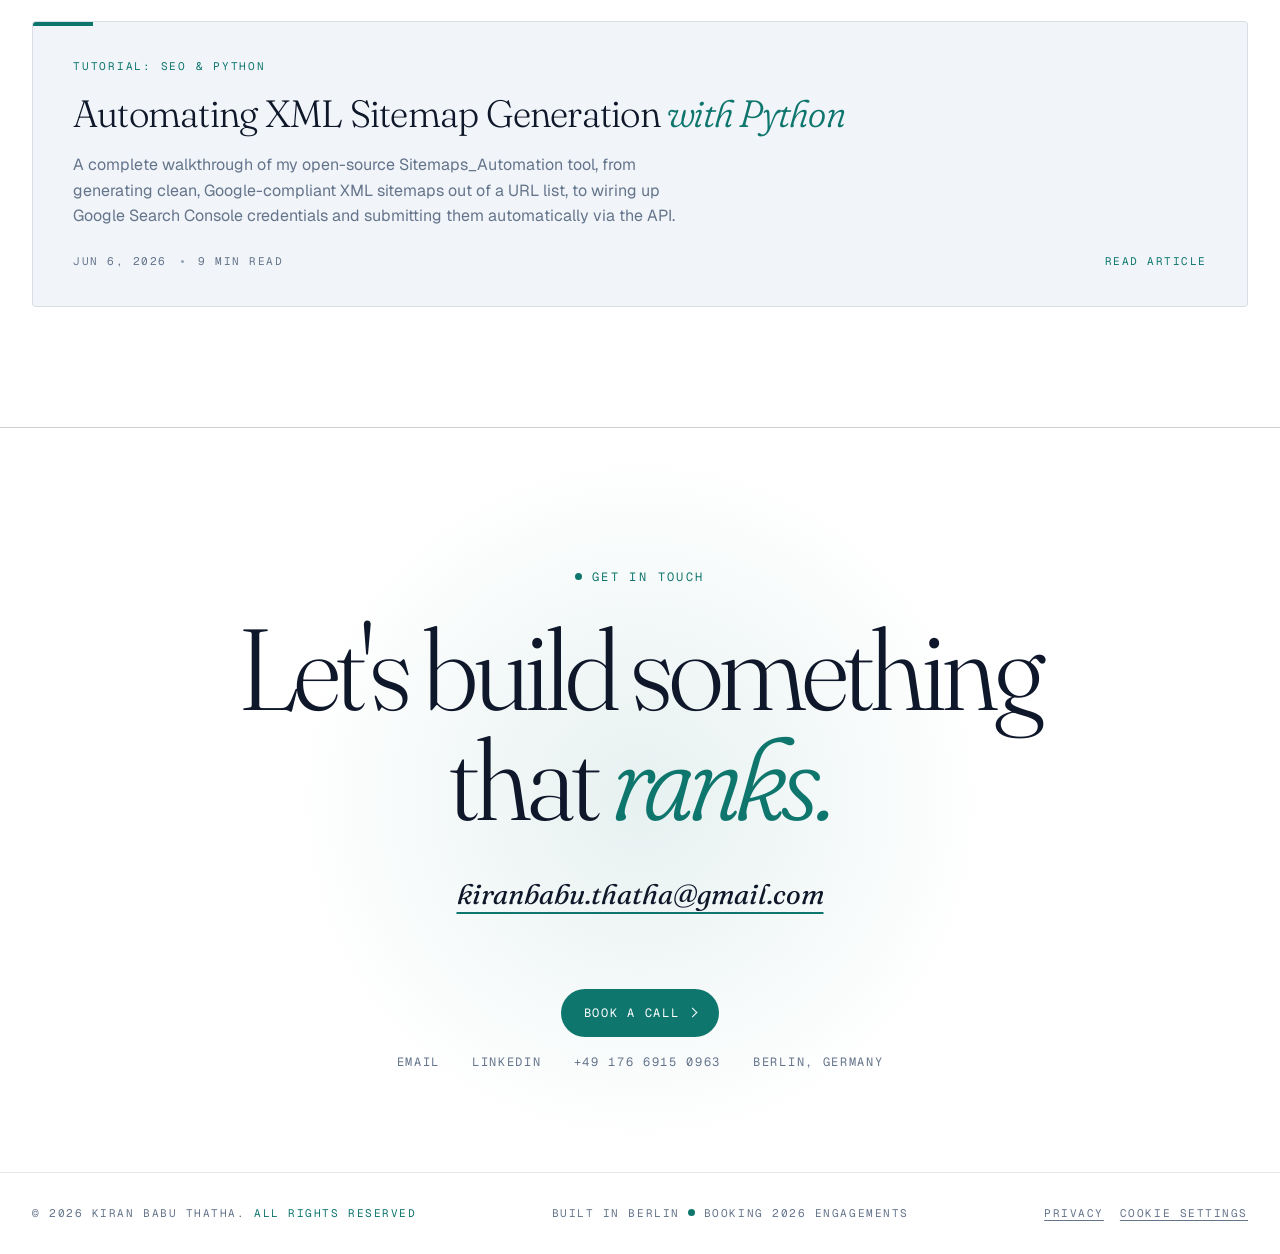
<file: blog/index.html>
<!DOCTYPE html>
<html lang="en">
<head>
<meta charset="UTF-8" />
<meta name="viewport" content="width=device-width, initial-scale=1.0" />
<script>(function(){try{var t=localStorage.getItem('theme');if(t==='light'||t==='dark')document.documentElement.setAttribute('data-theme',t);}catch(e){}})();</script>
<script src="/consent.js?v=20261118" defer></script>
<meta name="theme-color" content="#FFFFFF" media="(prefers-color-scheme: light)" />
<meta name="theme-color" content="#0B1220" media="(prefers-color-scheme: dark)" />

<!-- PRIMARY SEO META -->
<title>SEO, Python and Automation Blog: Kiran Babu Thatha</title>
<meta name="description" content="Practical tutorials and write-ups on technical SEO, Python automation, and search engine optimisation from Kiran Babu Thatha, product analyst and SEO consultant in Berlin." />
<meta name="author" content="Kiran Babu Thatha" />
<meta name="robots" content="index, follow" />
<link rel="canonical" href="https://kiranbabuthatha.com/blog/" />

<!-- OPEN GRAPH -->
<meta property="og:type" content="website" />
<meta property="og:title" content="SEO, Python and Automation Blog: Kiran Babu Thatha" />
<meta property="og:description" content="Tutorials and write-ups on technical SEO, Python automation, and search optimisation." />
<meta property="og:url" content="https://kiranbabuthatha.com/blog/" />
<meta property="og:site_name" content="Kiran Babu Thatha" />
<meta property="og:locale" content="en_US" />
<meta property="og:image" content="https://kiranbabuthatha.com/og-image.png" />
<meta property="og:image:width" content="1200" />
<meta property="og:image:height" content="630" />
<meta property="og:image:alt" content="Kiran Babu Thatha, freelance SEO consultant and Senior Product Analyst in Berlin" />

<!-- TWITTER / X -->
<meta name="twitter:card" content="summary_large_image" />
<meta name="twitter:title" content="Blog: Kiran Babu Thatha" />
<meta name="twitter:description" content="Tutorials on technical SEO, Python automation, and search optimisation." />
<meta name="twitter:image" content="https://kiranbabuthatha.com/og-image.png" />

<!-- FAVICON -->
<link rel="icon" href="/favicon.svg" type="image/svg+xml" />
<link rel="icon" href="/favicon.png" type="image/png" sizes="192x192" />
<link rel="apple-touch-icon" href="/favicon.png" />

<!-- FONTS -->
<link rel="preconnect" href="https://fonts.googleapis.com">
<link rel="preconnect" href="https://fonts.gstatic.com" crossorigin>
<link href="https://fonts.googleapis.com/css2?family=Fraunces:ital,opsz,wght@0,9..144,300..900;1,9..144,300..900&family=Geist:wght@300..700&family=Geist+Mono:wght@400..600&display=swap" rel="stylesheet">

<link rel="stylesheet" href="../styles.css?v=20261118">

<!-- SCHEMA.ORG STRUCTURED DATA -->
<script type="application/ld+json">
{
  "@context": "https://schema.org",
  "@graph": [
    {
      "@type": "Person",
      "@id": "https://kiranbabuthatha.com/#person",
      "name": "Kiran Babu Thatha",
      "url": "https://kiranbabuthatha.com/",
      "image": "https://kiranbabuthatha.com/og-image.png",
      "jobTitle": ["Freelance SEO Consultant", "Senior Product Analyst"],
      "address": { "@type": "PostalAddress", "addressLocality": "Berlin", "addressCountry": "DE" },
      "email": "kiranbabu.thatha@gmail.com",
      "telephone": "+49-176-6915-0963",
      "alumniOf": [
        { "@type": "CollegeOrUniversity", "name": "Otto-von-Guericke University Magdeburg" },
        { "@type": "CollegeOrUniversity", "name": "Jawaharlal Nehru Technological University" }
      ],
      "knowsAbout": [
        "Technical SEO",
        "International SEO",
        "Programmatic SEO",
        "Generative Engine Optimization (GEO)",
        "SEO experimentation and A/B testing",
        "Python automation",
        "Web analytics",
        "AI and LLM content workflows"
      ],
      "sameAs": [
        "https://www.linkedin.com/in/kiran-babu-thatha-0992b562/",
        "https://github.com/kiranbabuthatha"
      ]
    },
    {
      "@type": "Blog",
      "@id": "https://kiranbabuthatha.com/blog/#blog",
      "name": "Kiran Babu Thatha Blog",
      "url": "https://kiranbabuthatha.com/blog/",
      "description": "Tutorials and write-ups on technical SEO, Python automation, and search optimisation.",
      "author": { "@id": "https://kiranbabuthatha.com/#person" },
      "blogPost": [
        {
          "@type": "BlogPosting",
          "headline": "Python SEO Crawler: Automate Technical Audits Without Screaming Frog",
          "url": "https://kiranbabuthatha.com/blog/seo-crawler/",
          "datePublished": "2026-06-08",
          "author": { "@id": "https://kiranbabuthatha.com/#person" }
        },
        {
          "@type": "BlogPosting",
          "headline": "Automating XML Sitemap Generation with Python",
          "url": "https://kiranbabuthatha.com/blog/automating-xml-sitemap-generation-with-python/",
          "datePublished": "2026-06-06",
          "author": { "@id": "https://kiranbabuthatha.com/#person" }
        }
      ]
    },
    {
      "@type": "BreadcrumbList",
      "itemListElement": [
        { "@type": "ListItem", "position": 1, "name": "Home", "item": "https://kiranbabuthatha.com/" },
        { "@type": "ListItem", "position": 2, "name": "Blog", "item": "https://kiranbabuthatha.com/blog/" }
      ]
    }
  ]
}
</script>
</head>
<body>

<nav class="nav">
  <div class="nav-inner">
    <a href="../" class="nav-logo">Kiran<span>.</span> Babu Thatha</a>
    <div class="nav-links">
      <a href="../#about">About</a>
      <a href="../#experience">Experience</a>
      <a href="../#impact">Impact</a>
      <a href="../seo/">SEO Services</a>
      <a href="./" class="active">Blog</a>
    </div>
    <div class="nav-actions">
      <button class="theme-toggle" type="button" aria-label="Theme: auto, follows browser setting. Activate to switch.">
        <svg class="i-auto" viewBox="0 0 24 24" aria-hidden="true"><circle cx="12" cy="12" r="9" fill="none" stroke="currentColor" stroke-width="2"/><path d="M12 3a9 9 0 0 0 0 18z" fill="currentColor"/></svg>
        <svg class="i-sun" viewBox="0 0 24 24" fill="none" stroke="currentColor" stroke-width="2" stroke-linecap="round" aria-hidden="true"><circle cx="12" cy="12" r="4"/><path d="M12 2v2M12 20v2M4.93 4.93l1.41 1.41M17.66 17.66l1.41 1.41M2 12h2M20 12h2M4.93 19.07l1.41-1.41M17.66 6.34l1.41-1.41"/></svg>
        <svg class="i-moon" viewBox="0 0 24 24" fill="none" stroke="currentColor" stroke-width="2" stroke-linejoin="round" aria-hidden="true"><path d="M21 12.79A9 9 0 1 1 11.21 3 7 7 0 0 0 21 12.79z"/></svg>
      </button>
      <a href="../book/" class="nav-cta">Book a call <span class="arrow"></span></a>
    </div>
  </div>
</nav>

<div class="container">
  <div class="breadcrumb">
    <a href="../">Home</a><span class="sep">/</span><span class="current">Blog</span>
  </div>
</div>

<header class="hero container">
  <div class="hero-meta">
    <div class="hero-meta-row">
      <span><strong>Writing</strong> on SEO, Python &amp; automation</span>
      <span>Berlin, Germany</span>
    </div>
    <div class="hero-meta-row">
      <span>EST. 2014</span>
      <span class="live"><span class="dot-ind"></span> New posts periodically</span>
    </div>
  </div>

  <h1 class="hero-headline">
    Notes from the<br>
    <span class="em">intersection</span> of<br>
    SEO &amp; code.
  </h1>

  <div class="hero-grid">
    <p class="hero-bio">
      Practical, build-it-yourself tutorials and write-ups drawn from production SEO and data work:
      <strong>technical SEO, Python automation, and the search-engine plumbing</strong> most teams
      do by hand. Every post is something I've shipped, documented so you can run it too.
    </p>
    <div class="hero-side">
      <div class="hero-side-row">
        <span class="k">Topics</span>
        <span class="v">SEO, Python, Automation</span>
      </div>
      <div class="hero-side-row">
        <span class="k">Format</span>
        <span class="v">Hands-on tutorials</span>
      </div>
      <div class="hero-side-row">
        <span class="k">Code</span>
        <span class="v accent">Open-source, copy-paste ready</span>
      </div>
    </div>
  </div>
</header>

<!-- POST LIST -->
<section id="posts" style="padding: 60px 0 120px;">
  <div class="container">
    <div class="section-tag"><span class="num">01</span> Latest posts</div>
    <h2 class="section-headline">Read the <span class="em">latest.</span></h2>
    <p class="section-intro">
      Long-form, step-by-step guides. Start here.
    </p>

    <div class="post-grid">

      <a href="seo-crawler/" class="post-card">
        <div class="post-card-tag">Tutorial: SEO &amp; Python</div>
        <h3 class="post-card-title">A Python SEO crawler that automates technical audits <span class="em">without Screaming Frog</span></h3>
        <p class="post-card-excerpt">
          A free, open-source, scriptable crawler that checks canonical tags, hreflang, titles and
          meta descriptions, broken internal links, and structured data across any site, exported
          as clean CSV and JSON. A full walkthrough of my open-source SEO Audit Crawler.
        </p>
        <div class="post-card-meta">
          <span>Jun 8, 2026</span>
          <span class="sep"></span>
          <span>11 min read</span>
          <span class="read-more">Read article</span>
        </div>
      </a>

      <a href="automating-xml-sitemap-generation-with-python/" class="post-card">
        <div class="post-card-tag">Tutorial: SEO &amp; Python</div>
        <h3 class="post-card-title">Automating XML Sitemap Generation <span class="em">with Python</span></h3>
        <p class="post-card-excerpt">
          A complete walkthrough of my open-source Sitemaps_Automation tool, from generating clean,
          Google-compliant XML sitemaps out of a URL list, to wiring up Google Search Console
          credentials and submitting them automatically via the API.
        </p>
        <div class="post-card-meta">
          <span>Jun 6, 2026</span>
          <span class="sep"></span>
          <span>9 min read</span>
          <span class="read-more">Read article</span>
        </div>
      </a>

    </div>
  </div>
</section>

<!-- CONTACT -->
<section id="contact" class="contact">
  <div class="container">
    <div class="contact-eyebrow"><span class="dot-ind"></span> Get in touch</div>
    <h2 class="contact-headline">Let's build something<br>that <span class="em">ranks.</span></h2>
    <a href="mailto:kiranbabu.thatha@gmail.com" class="contact-email">kiranbabu.thatha@gmail.com</a>
    <div style="margin-top: 32px;">
      <a href="../book/" class="btn btn-primary">Book a call <span class="arrow"></span></a>
    </div>
    <div class="contact-channels">
      <a href="mailto:kiranbabu.thatha@gmail.com" class="contact-channel">Email</a>
      <a href="https://www.linkedin.com/in/kiran-babu-thatha-0992b562/" target="_blank" rel="noopener" class="contact-channel">LinkedIn</a>
      <a href="tel:+4917669150963" class="contact-channel">+49 176 6915 0963</a>
      <span class="contact-channel">Berlin, Germany</span>
    </div>
  </div>
</section>

<footer class="footer">
  <div class="container">
    <div class="footer-inner">
      <div>© 2026 Kiran Babu Thatha. <span class="accent">All rights reserved</span></div>
      <div>Built in Berlin <span class="dot-ind"></span> Booking 2026 engagements</div>
      <div class="footer-links"><a href="../privacy/">Privacy</a></div>
    </div>
  </div>
</footer>

<script>
const io = new IntersectionObserver((entries) => {
  entries.forEach((e) => {
    if (e.isIntersecting) { e.target.classList.add('in'); io.unobserve(e.target); }
  });
}, { threshold: 0.12, rootMargin: '0px 0px -60px 0px' });
document.querySelectorAll('section, .post-card').forEach((el) => {
  el.classList.add('reveal'); io.observe(el);
});
</script>

<script src="../theme.js?v=20260704" defer></script>

</body>
</html>
</file>
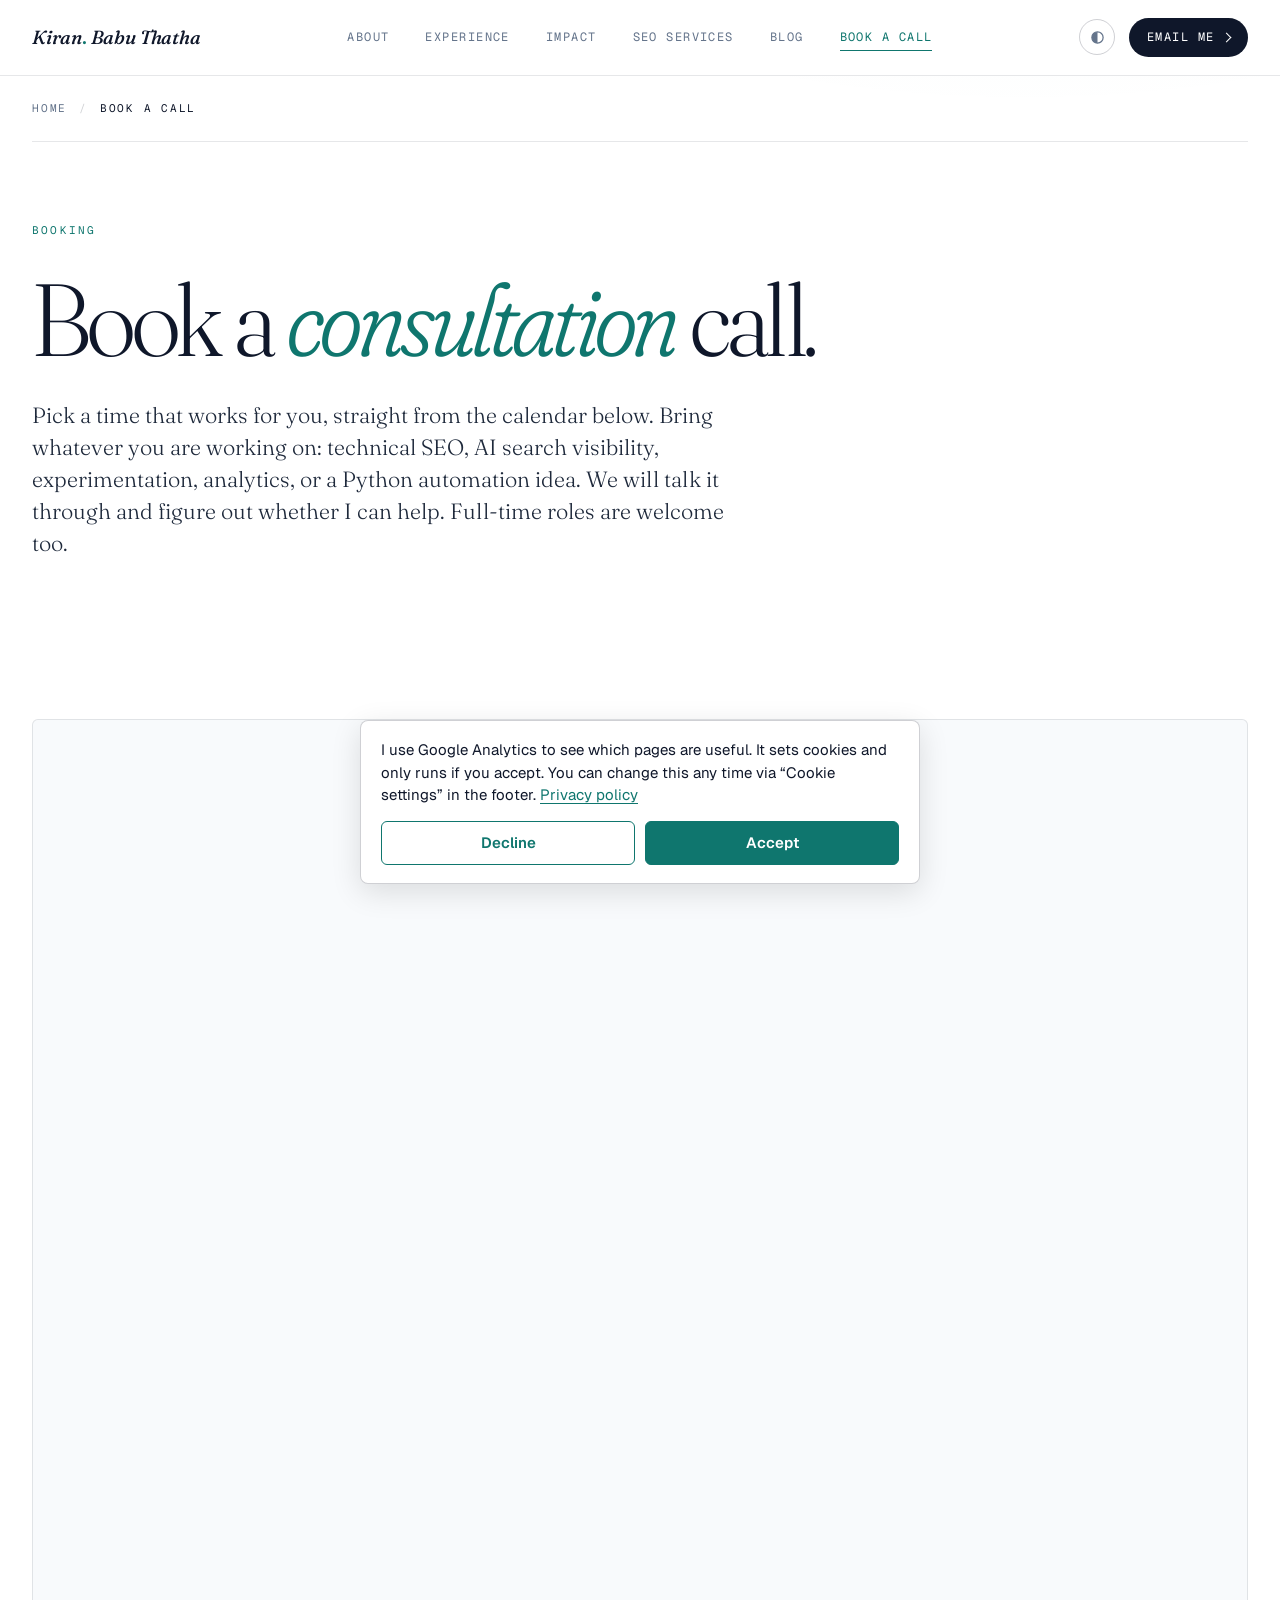
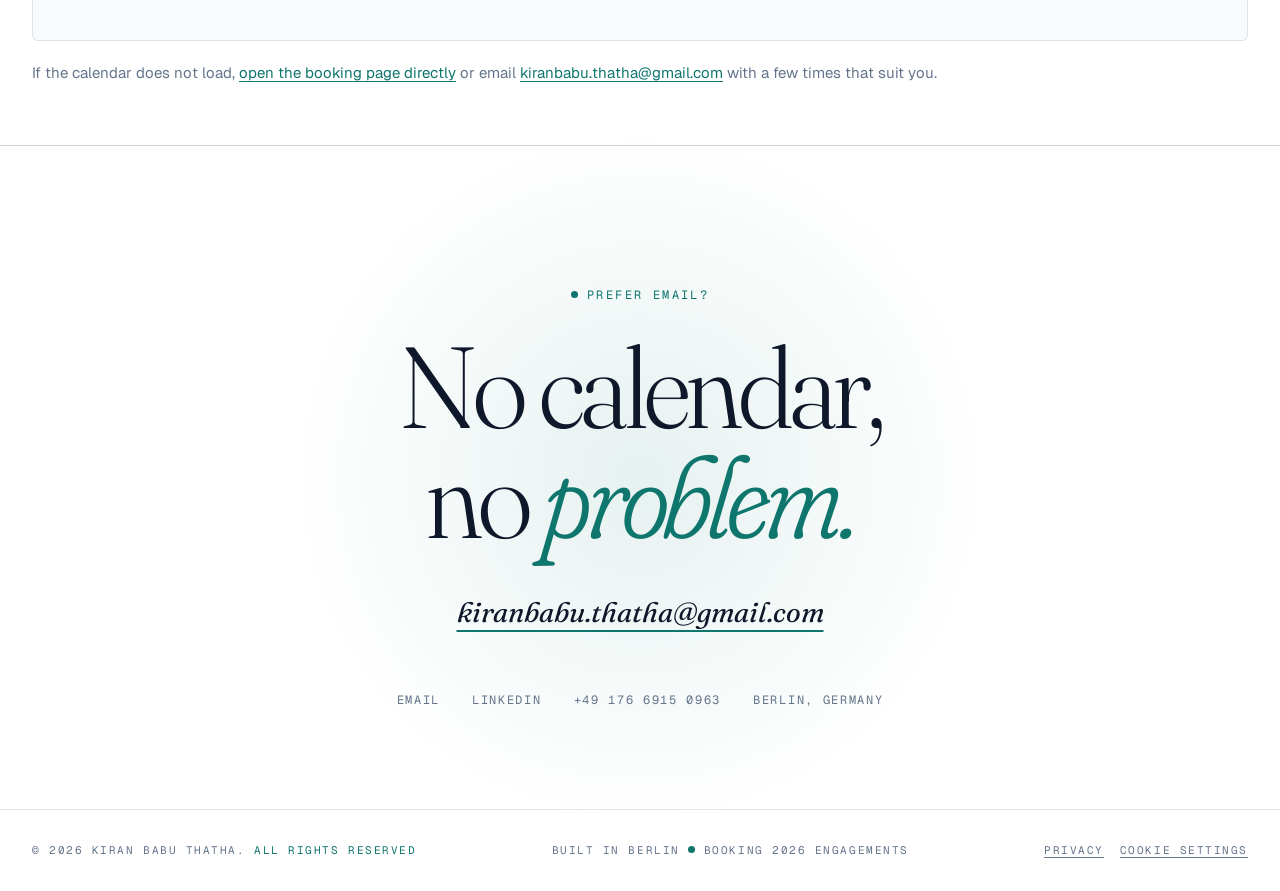
<file: book/index.html>
<!DOCTYPE html>
<html lang="en">
<head>
<meta charset="UTF-8" />
<meta name="viewport" content="width=device-width, initial-scale=1.0" />
<script>(function(){try{var t=localStorage.getItem('theme');if(t==='light'||t==='dark')document.documentElement.setAttribute('data-theme',t);}catch(e){}})();</script>
<script src="/consent.js?v=20261118" defer></script>
<meta name="theme-color" content="#FFFFFF" media="(prefers-color-scheme: light)" />
<meta name="theme-color" content="#0B1220" media="(prefers-color-scheme: dark)" />

<!-- PRIMARY SEO META -->
<title>Book a Consultation Call: Kiran Babu Thatha</title>
<meta name="description" content="Book a consultation call with Kiran Babu Thatha, freelance SEO consultant and product analyst in Berlin. Pick a time directly in the calendar, or reach out by email." />
<meta name="author" content="Kiran Babu Thatha" />
<meta name="robots" content="index, follow" />
<link rel="canonical" href="https://kiranbabuthatha.com/book/" />

<!-- OPEN GRAPH -->
<meta property="og:type" content="website" />
<meta property="og:title" content="Book a Consultation Call: Kiran Babu Thatha" />
<meta property="og:description" content="Pick a time for a consultation call on technical SEO, GEO, experimentation, or Python automation." />
<meta property="og:url" content="https://kiranbabuthatha.com/book/" />
<meta property="og:site_name" content="Kiran Babu Thatha" />
<meta property="og:locale" content="en_US" />
<meta property="og:image" content="https://kiranbabuthatha.com/og-image.png" />
<meta property="og:image:width" content="1200" />
<meta property="og:image:height" content="630" />
<meta property="og:image:alt" content="Kiran Babu Thatha, freelance SEO consultant and Senior Product Analyst in Berlin" />

<!-- TWITTER / X -->
<meta name="twitter:card" content="summary_large_image" />
<meta name="twitter:title" content="Book a Consultation Call: Kiran Babu Thatha" />
<meta name="twitter:description" content="Pick a time for a consultation call on technical SEO, GEO, experimentation, or Python automation." />
<meta name="twitter:image" content="https://kiranbabuthatha.com/og-image.png" />

<!-- FAVICON -->
<link rel="icon" href="/favicon.svg" type="image/svg+xml" />
<link rel="icon" href="/favicon.png" type="image/png" sizes="192x192" />
<link rel="apple-touch-icon" href="/favicon.png" />

<!-- FONTS -->
<link rel="preconnect" href="https://fonts.googleapis.com">
<link rel="preconnect" href="https://fonts.gstatic.com" crossorigin>
<link href="https://fonts.googleapis.com/css2?family=Fraunces:ital,opsz,wght@0,9..144,300..900;1,9..144,300..900&family=Geist:wght@300..700&family=Geist+Mono:wght@400..600&display=swap" rel="stylesheet">

<link rel="stylesheet" href="../styles.css?v=20261118">

<!-- SCHEMA.ORG STRUCTURED DATA -->
<script type="application/ld+json">
{
  "@context": "https://schema.org",
  "@graph": [
    {
      "@type": "Person",
      "@id": "https://kiranbabuthatha.com/#person",
      "name": "Kiran Babu Thatha",
      "url": "https://kiranbabuthatha.com/",
      "image": "https://kiranbabuthatha.com/og-image.png",
      "jobTitle": ["Freelance SEO Consultant", "Senior Product Analyst"],
      "address": { "@type": "PostalAddress", "addressLocality": "Berlin", "addressCountry": "DE" },
      "email": "kiranbabu.thatha@gmail.com",
      "telephone": "+49-176-6915-0963",
      "alumniOf": [
        { "@type": "CollegeOrUniversity", "name": "Otto-von-Guericke University Magdeburg" },
        { "@type": "CollegeOrUniversity", "name": "Jawaharlal Nehru Technological University" }
      ],
      "knowsAbout": [
        "Technical SEO",
        "International SEO",
        "Programmatic SEO",
        "Generative Engine Optimization (GEO)",
        "SEO experimentation and A/B testing",
        "Python automation",
        "Web analytics",
        "AI and LLM content workflows"
      ],
      "sameAs": [
        "https://www.linkedin.com/in/kiran-babu-thatha-0992b562/",
        "https://github.com/kiranbabuthatha"
      ]
    },
    {
      "@type": "ContactPage",
      "@id": "https://kiranbabuthatha.com/book/#webpage",
      "url": "https://kiranbabuthatha.com/book/",
      "name": "Book a Consultation Call: Kiran Babu Thatha",
      "description": "Book a consultation call with Kiran Babu Thatha, freelance SEO consultant and product analyst in Berlin.",
      "about": { "@id": "https://kiranbabuthatha.com/#person" },
      "significantLink": "https://calendar.app.google/vc6QxcURMeBb6ysV7",
      "inLanguage": "en"
    },
    {
      "@type": "BreadcrumbList",
      "itemListElement": [
        { "@type": "ListItem", "position": 1, "name": "Home", "item": "https://kiranbabuthatha.com/" },
        { "@type": "ListItem", "position": 2, "name": "Book a Call", "item": "https://kiranbabuthatha.com/book/" }
      ]
    }
  ]
}
</script>
</head>
<body>

<nav class="nav">
  <div class="nav-inner">
    <a href="../" class="nav-logo">Kiran<span>.</span> Babu Thatha</a>
    <div class="nav-links">
      <a href="../#about">About</a>
      <a href="../#experience">Experience</a>
      <a href="../#impact">Impact</a>
      <a href="../seo/">SEO Services</a>
      <a href="../blog/">Blog</a>
      <a href="./" class="active">Book a call</a>
    </div>
    <div class="nav-actions">
      <button class="theme-toggle" type="button" aria-label="Theme: auto, follows browser setting. Activate to switch.">
        <svg class="i-auto" viewBox="0 0 24 24" aria-hidden="true"><circle cx="12" cy="12" r="9" fill="none" stroke="currentColor" stroke-width="2"/><path d="M12 3a9 9 0 0 0 0 18z" fill="currentColor"/></svg>
        <svg class="i-sun" viewBox="0 0 24 24" fill="none" stroke="currentColor" stroke-width="2" stroke-linecap="round" aria-hidden="true"><circle cx="12" cy="12" r="4"/><path d="M12 2v2M12 20v2M4.93 4.93l1.41 1.41M17.66 17.66l1.41 1.41M2 12h2M20 12h2M4.93 19.07l1.41-1.41M17.66 6.34l1.41-1.41"/></svg>
        <svg class="i-moon" viewBox="0 0 24 24" fill="none" stroke="currentColor" stroke-width="2" stroke-linejoin="round" aria-hidden="true"><path d="M21 12.79A9 9 0 1 1 11.21 3 7 7 0 0 0 21 12.79z"/></svg>
      </button>
      <a href="mailto:kiranbabu.thatha@gmail.com" class="nav-cta">Email me <span class="arrow"></span></a>
    </div>
  </div>
</nav>

<div class="container">
  <div class="breadcrumb">
    <a href="../">Home</a><span class="sep">/</span><span class="current">Book a Call</span>
  </div>
</div>

<header class="service-page-hero container">
  <div class="service-eyebrow">Booking</div>
  <h1 class="service-hero-title">
    Book a <span class="em">consultation</span> call.
  </h1>
  <p class="service-hero-sub">
    Pick a time that works for you, straight from the calendar below. Bring whatever you are
    working on: technical SEO, AI search visibility, experimentation, analytics, or a Python
    automation idea. We will talk it through and figure out whether I can help. Full-time
    roles are welcome too.
  </p>
</header>

<!-- BOOKING CALENDAR -->
<section id="calendar" style="padding: 20px 0 60px;">
  <div class="container">
    <div style="border: 1px solid var(--line); border-radius: 6px; overflow: hidden; background: var(--bg-soft);">
      <iframe
        src="https://calendar.google.com/calendar/appointments/schedules/AcZssZ3_cLDWKacrXd8k9iLLYdaduFrDgABda0ujx0jnwDzgzAMNfr5WrJQl2y_3PA_4MtyBPVbV-GjO?gv=true"
        style="border: 0; width: 100%; height: 920px; display: block;"
        title="Appointment booking calendar for Kiran Babu Thatha"
        loading="lazy"></iframe>
    </div>
    <p style="margin-top: 20px; font-size: 15px; color: var(--muted);">
      If the calendar does not load,
      <a href="https://calendar.app.google/vc6QxcURMeBb6ysV7" target="_blank" rel="noopener" style="color: var(--accent); text-decoration: underline; text-decoration-thickness: 1px; text-underline-offset: 3px;">open the booking page directly</a>
      or email
      <a href="mailto:kiranbabu.thatha@gmail.com?subject=Consultation%20Call" style="color: var(--accent); text-decoration: underline; text-decoration-thickness: 1px; text-underline-offset: 3px;">kiranbabu.thatha@gmail.com</a>
      with a few times that suit you.
    </p>
  </div>
</section>

<!-- CONTACT -->
<section id="contact" class="contact">
  <div class="container">
    <div class="contact-eyebrow"><span class="dot-ind"></span> Prefer email?</div>
    <h2 class="contact-headline">No calendar,<br>no <span class="em">problem.</span></h2>
    <a href="mailto:kiranbabu.thatha@gmail.com?subject=Consultation%20Call" class="contact-email">kiranbabu.thatha@gmail.com</a>
    <div class="contact-channels">
      <a href="mailto:kiranbabu.thatha@gmail.com?subject=Consultation%20Call" class="contact-channel">Email</a>
      <a href="https://www.linkedin.com/in/kiran-babu-thatha-0992b562/" target="_blank" rel="noopener" class="contact-channel">LinkedIn</a>
      <a href="tel:+4917669150963" class="contact-channel">+49 176 6915 0963</a>
      <span class="contact-channel">Berlin, Germany</span>
    </div>
  </div>
</section>

<footer class="footer">
  <div class="container">
    <div class="footer-inner">
      <div>© 2026 Kiran Babu Thatha. <span class="accent">All rights reserved</span></div>
      <div>Built in Berlin <span class="dot-ind"></span> Booking 2026 engagements</div>
      <div class="footer-links"><a href="../privacy/">Privacy</a></div>
    </div>
  </div>
</footer>

<script>
const io = new IntersectionObserver((entries) => {
  entries.forEach((e) => {
    if (e.isIntersecting) { e.target.classList.add('in'); io.unobserve(e.target); }
  });
}, { threshold: 0.12, rootMargin: '0px 0px -60px 0px' });
document.querySelectorAll('section').forEach((el) => {
  el.classList.add('reveal'); io.observe(el);
});
</script>

<script src="../theme.js?v=20260704" defer></script>

</body>
</html>
</file>
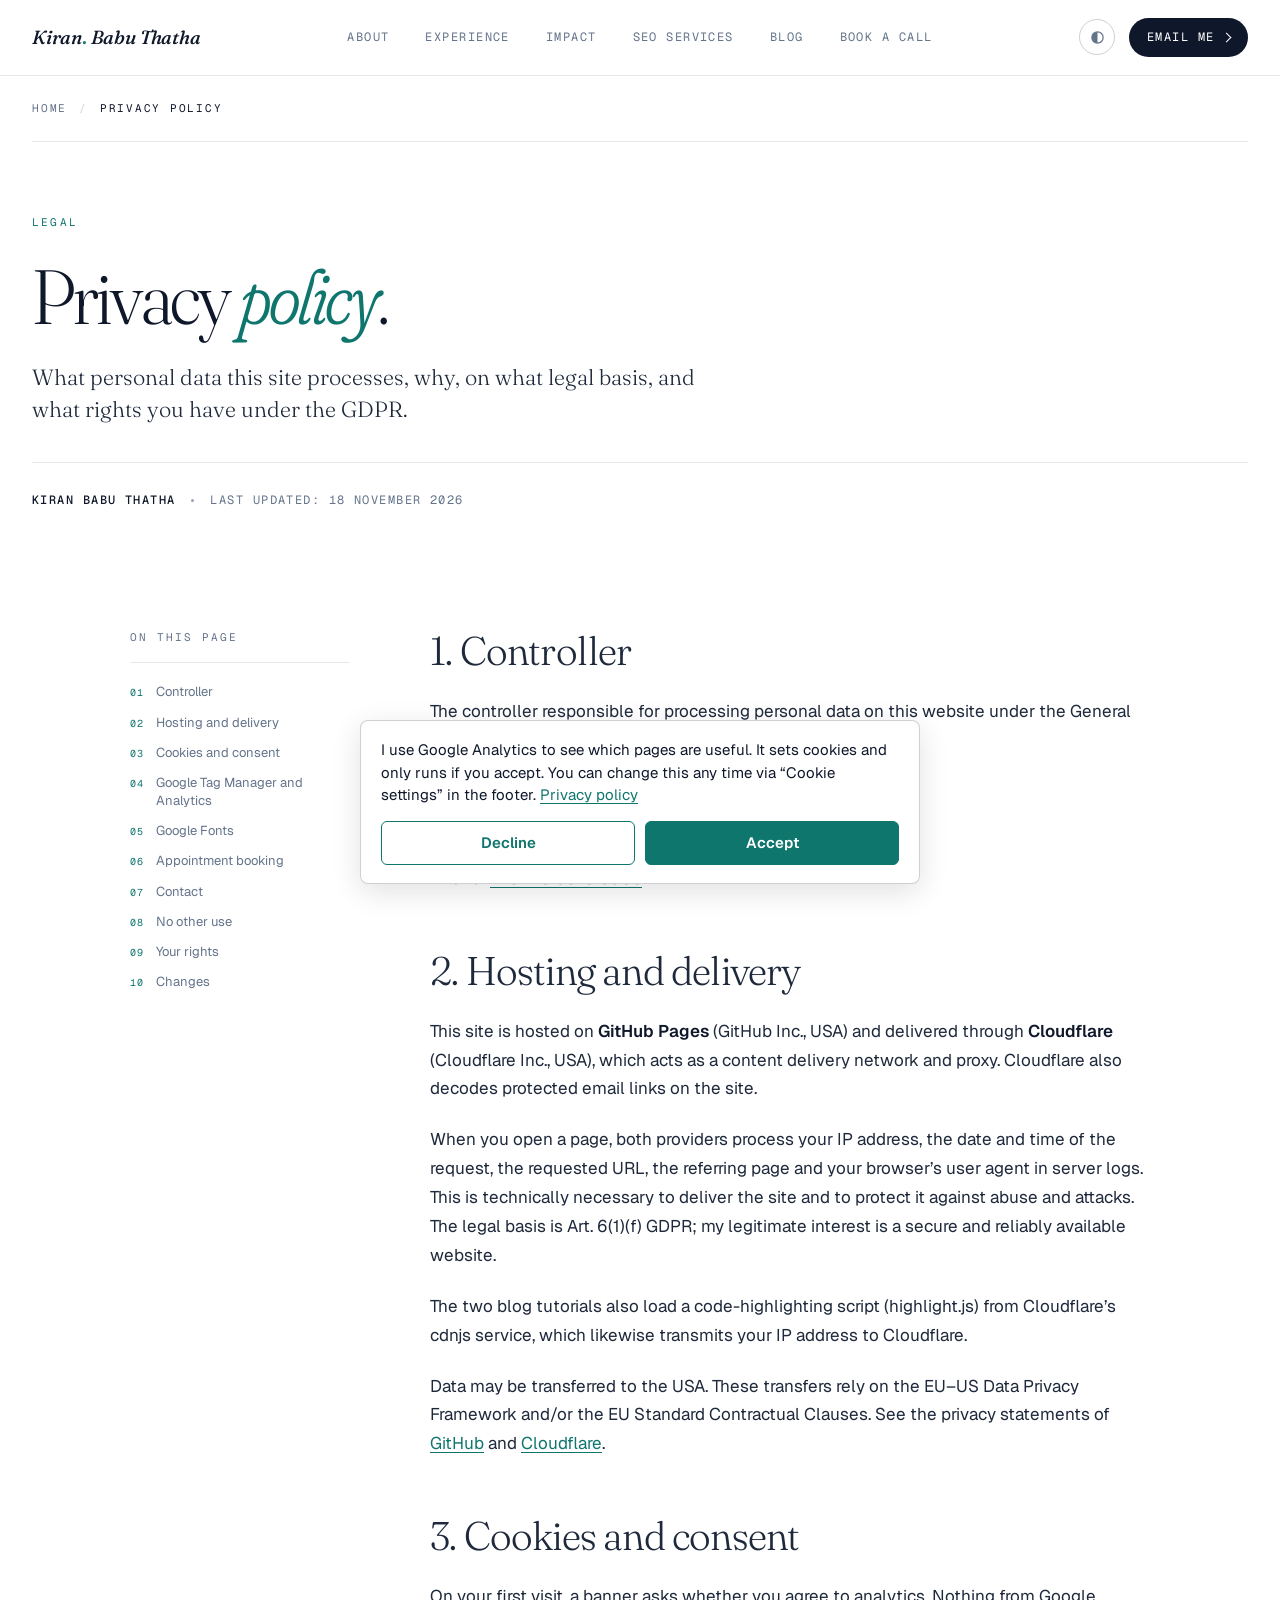
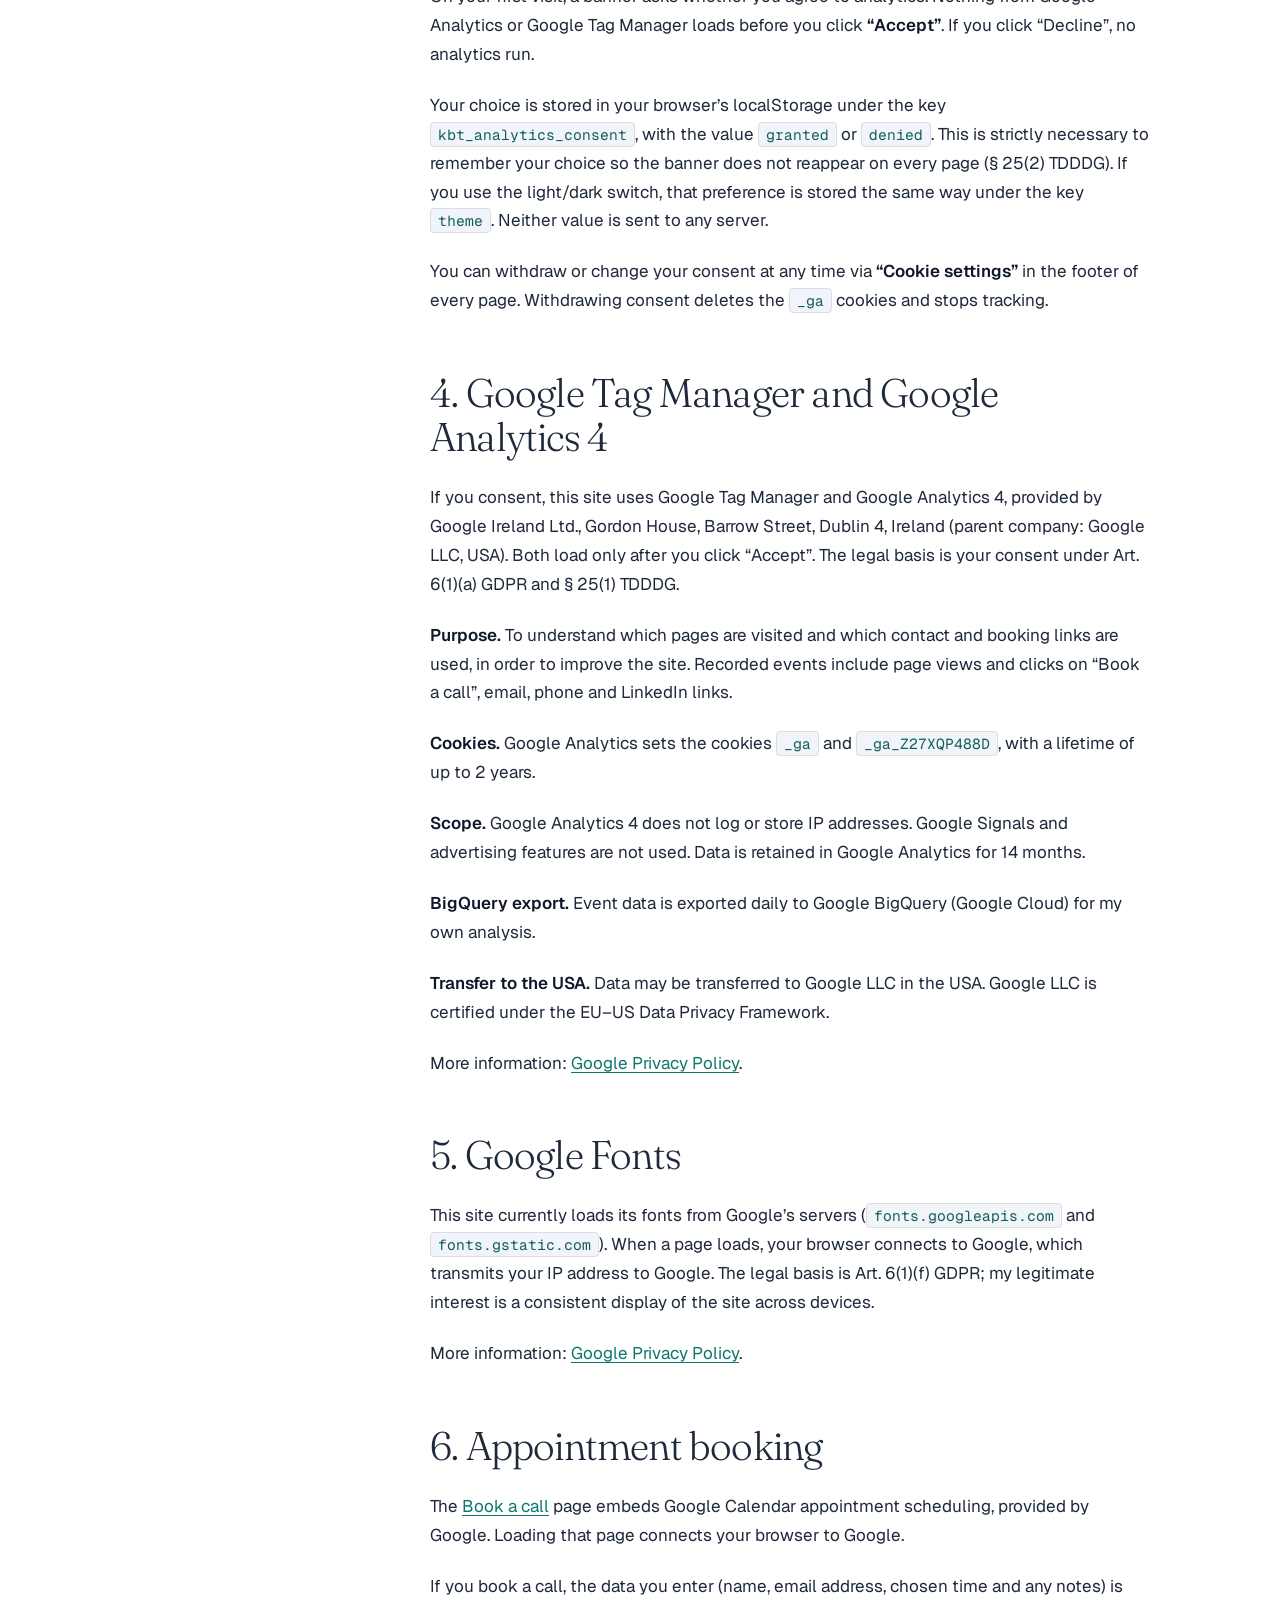
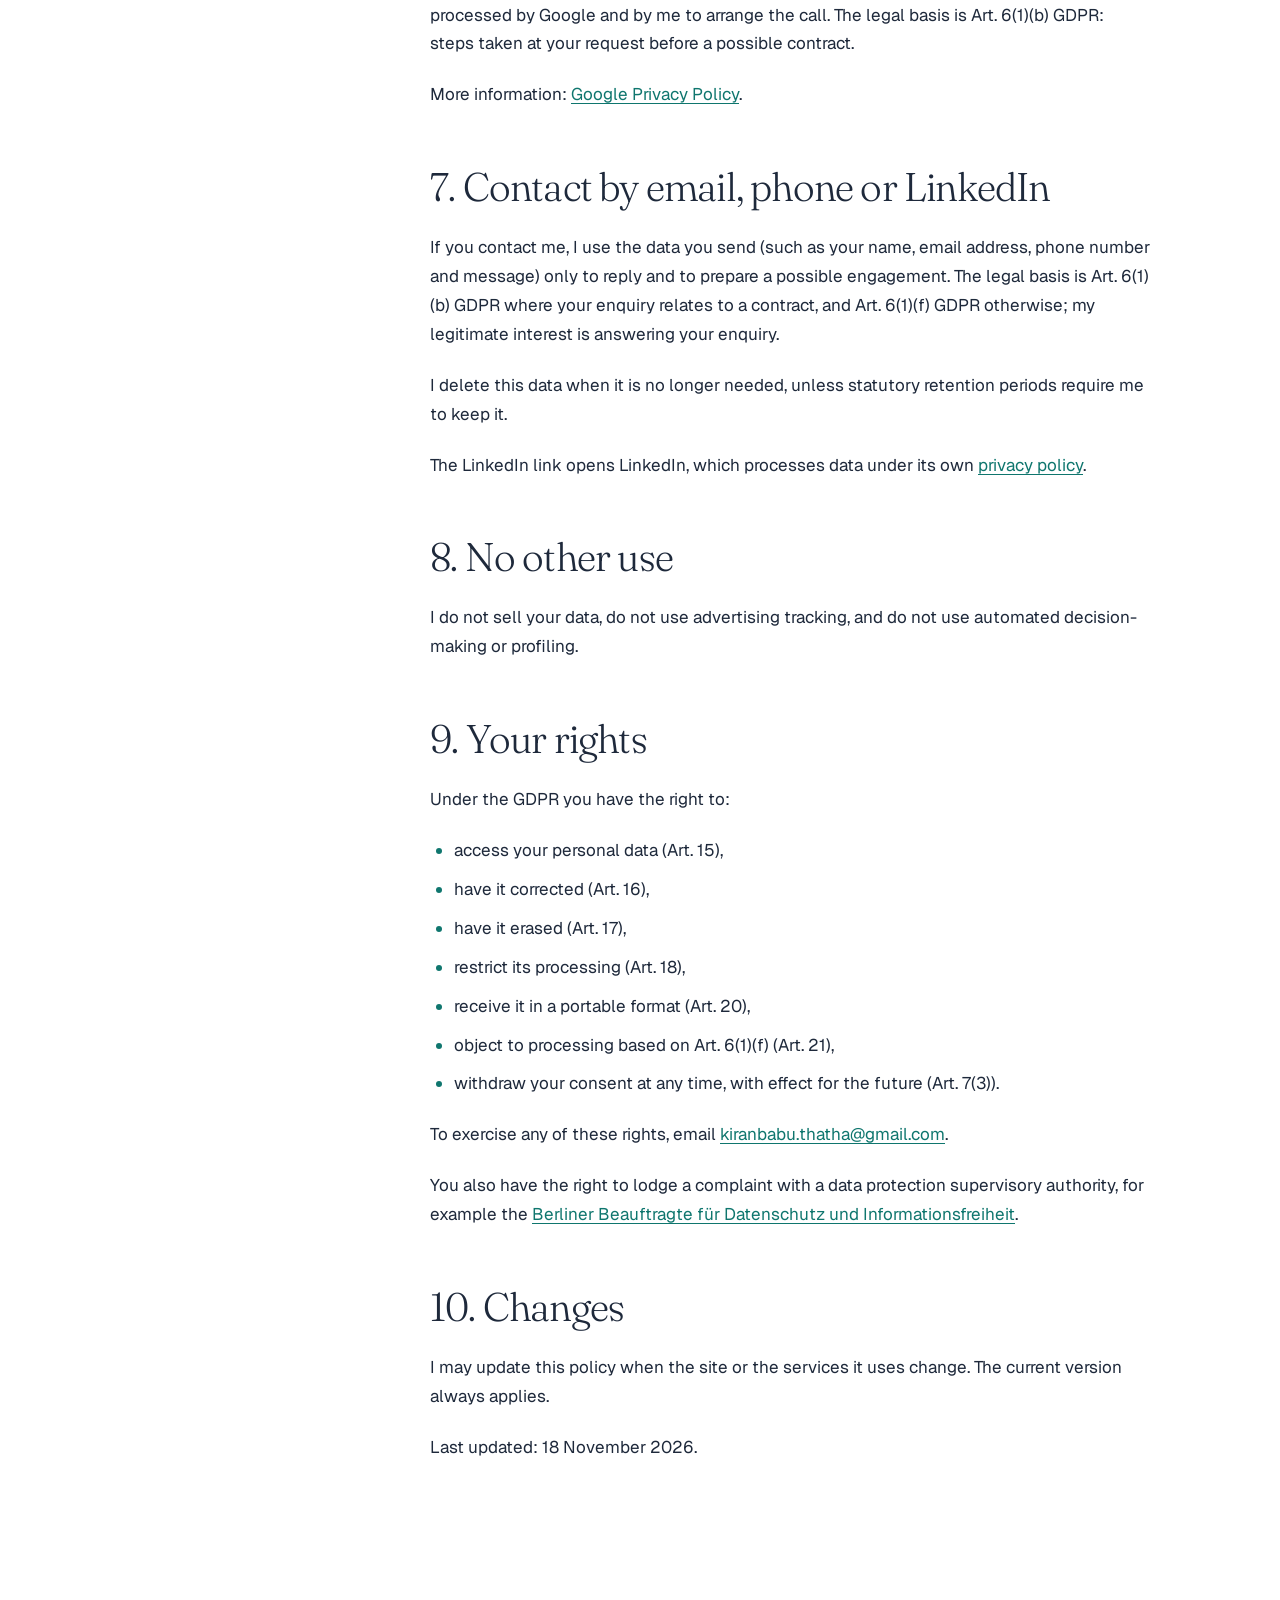
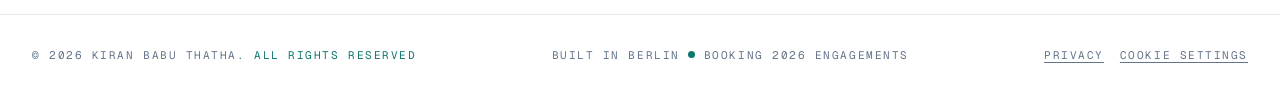
<file: privacy/index.html>
<!-- Legal text drafted with AI; review against the eRecht24 privacy generator before relying on it. -->
<!DOCTYPE html>
<html lang="en">
<head>
<meta charset="UTF-8" />
<meta name="viewport" content="width=device-width, initial-scale=1.0" />
<script>(function(){try{var t=localStorage.getItem('theme');if(t==='light'||t==='dark')document.documentElement.setAttribute('data-theme',t);}catch(e){}})();</script>
<script src="/consent.js?v=20261118" defer></script>
<meta name="theme-color" content="#FFFFFF" media="(prefers-color-scheme: light)" />
<meta name="theme-color" content="#0B1220" media="(prefers-color-scheme: dark)" />

<!-- PRIMARY SEO META -->
<title>Privacy Policy: Kiran Babu Thatha</title>
<meta name="description" content="How kiranbabuthatha.com handles personal data: hosting, cookies and consent, Google Analytics, Google Fonts, appointment booking, contact, and your rights under the GDPR." />
<meta name="author" content="Kiran Babu Thatha" />
<meta name="robots" content="noindex, follow" />
<link rel="canonical" href="https://kiranbabuthatha.com/privacy/" />

<!-- OPEN GRAPH -->
<meta property="og:type" content="website" />
<meta property="og:title" content="Privacy Policy: Kiran Babu Thatha" />
<meta property="og:description" content="How kiranbabuthatha.com handles personal data and your rights under the GDPR." />
<meta property="og:url" content="https://kiranbabuthatha.com/privacy/" />
<meta property="og:site_name" content="Kiran Babu Thatha" />
<meta property="og:locale" content="en_US" />
<meta property="og:image" content="https://kiranbabuthatha.com/og-image.png" />
<meta property="og:image:width" content="1200" />
<meta property="og:image:height" content="630" />
<meta property="og:image:alt" content="Kiran Babu Thatha, freelance SEO consultant and Senior Product Analyst in Berlin" />

<!-- TWITTER / X -->
<meta name="twitter:card" content="summary_large_image" />
<meta name="twitter:title" content="Privacy Policy: Kiran Babu Thatha" />
<meta name="twitter:description" content="How kiranbabuthatha.com handles personal data and your rights under the GDPR." />
<meta name="twitter:image" content="https://kiranbabuthatha.com/og-image.png" />

<!-- FAVICON -->
<link rel="icon" href="/favicon.svg" type="image/svg+xml" />
<link rel="icon" href="/favicon.png" type="image/png" sizes="192x192" />
<link rel="apple-touch-icon" href="/favicon.png" />

<!-- FONTS -->
<link rel="preconnect" href="https://fonts.googleapis.com">
<link rel="preconnect" href="https://fonts.gstatic.com" crossorigin>
<link href="https://fonts.googleapis.com/css2?family=Fraunces:ital,opsz,wght@0,9..144,300..900;1,9..144,300..900&family=Geist:wght@300..700&family=Geist+Mono:wght@400..600&display=swap" rel="stylesheet">

<link rel="stylesheet" href="../styles.css?v=20261118">

<!-- SCHEMA.ORG STRUCTURED DATA -->
<script type="application/ld+json">
{
  "@context": "https://schema.org",
  "@graph": [
    {
      "@type": "WebPage",
      "@id": "https://kiranbabuthatha.com/privacy/#webpage",
      "url": "https://kiranbabuthatha.com/privacy/",
      "name": "Privacy Policy: Kiran Babu Thatha",
      "about": { "@id": "https://kiranbabuthatha.com/#person" },
      "dateModified": "2026-11-18",
      "inLanguage": "en"
    },
    {
      "@type": "BreadcrumbList",
      "itemListElement": [
        { "@type": "ListItem", "position": 1, "name": "Home", "item": "https://kiranbabuthatha.com/" },
        { "@type": "ListItem", "position": 2, "name": "Privacy Policy", "item": "https://kiranbabuthatha.com/privacy/" }
      ]
    }
  ]
}
</script>
</head>
<body>

<nav class="nav">
  <div class="nav-inner">
    <a href="../" class="nav-logo">Kiran<span>.</span> Babu Thatha</a>
    <div class="nav-links">
      <a href="../#about">About</a>
      <a href="../#experience">Experience</a>
      <a href="../#impact">Impact</a>
      <a href="../seo/">SEO Services</a>
      <a href="../blog/">Blog</a>
      <a href="../book/">Book a call</a>
    </div>
    <div class="nav-actions">
      <button class="theme-toggle" type="button" aria-label="Theme: auto, follows browser setting. Activate to switch.">
        <svg class="i-auto" viewBox="0 0 24 24" aria-hidden="true"><circle cx="12" cy="12" r="9" fill="none" stroke="currentColor" stroke-width="2"/><path d="M12 3a9 9 0 0 0 0 18z" fill="currentColor"/></svg>
        <svg class="i-sun" viewBox="0 0 24 24" fill="none" stroke="currentColor" stroke-width="2" stroke-linecap="round" aria-hidden="true"><circle cx="12" cy="12" r="4"/><path d="M12 2v2M12 20v2M4.93 4.93l1.41 1.41M17.66 17.66l1.41 1.41M2 12h2M20 12h2M4.93 19.07l1.41-1.41M17.66 6.34l1.41-1.41"/></svg>
        <svg class="i-moon" viewBox="0 0 24 24" fill="none" stroke="currentColor" stroke-width="2" stroke-linejoin="round" aria-hidden="true"><path d="M21 12.79A9 9 0 1 1 11.21 3 7 7 0 0 0 21 12.79z"/></svg>
      </button>
      <a href="mailto:kiranbabu.thatha@gmail.com" class="nav-cta">Email me <span class="arrow"></span></a>
    </div>
  </div>
</nav>

<div class="container">
  <div class="breadcrumb">
    <a href="../">Home</a><span class="sep">/</span><span class="current">Privacy Policy</span>
  </div>
</div>

<header class="article-hero"><div class="container">
  <div class="article-eyebrow">Legal</div>
  <h1 class="article-title">Privacy <span class="em">policy</span>.</h1>
  <p class="article-standfirst">
    What personal data this site processes, why, on what legal basis, and what rights you have
    under the GDPR.
  </p>
  <div class="article-byline">
    <span class="author">Kiran Babu Thatha</span>
    <span class="sep"></span>
    <span>Last updated: <time datetime="2026-11-18">18 November 2026</time></span>
  </div>
</div></header>

<div class="article-shell"><div class="container">
  <div class="article-layout">

    <aside class="toc" aria-label="Table of contents">
      <div class="toc-label">On this page</div>
      <ol>
        <li><a href="#controller">Controller</a></li>
        <li><a href="#hosting">Hosting and delivery</a></li>
        <li><a href="#cookies">Cookies and consent</a></li>
        <li><a href="#analytics">Google Tag Manager and Analytics</a></li>
        <li><a href="#fonts">Google Fonts</a></li>
        <li><a href="#booking">Appointment booking</a></li>
        <li><a href="#contact">Contact</a></li>
        <li><a href="#no-other-use">No other use</a></li>
        <li><a href="#rights">Your rights</a></li>
        <li><a href="#changes">Changes</a></li>
      </ol>
    </aside>

    <article class="article-body">

      <section id="controller" class="article-section">
        <h2>1. Controller</h2>
        <p>
          The controller responsible for processing personal data on this website under the
          General Data Protection Regulation (GDPR) is:
        </p>
        <p>
          <strong>Kiran Babu Thatha</strong><br>
          Berlin, Germany<br>
          Email: <a href="mailto:kiranbabu.thatha@gmail.com">kiranbabu.thatha@gmail.com</a><br>
          Phone: <a href="tel:+4917669150963">+49 176 6915 0963</a>
        </p>
      </section>

      <section id="hosting" class="article-section">
        <h2>2. Hosting and delivery</h2>
        <p>
          This site is hosted on <strong>GitHub Pages</strong> (GitHub Inc., USA) and delivered
          through <strong>Cloudflare</strong> (Cloudflare Inc., USA), which acts as a content
          delivery network and proxy. Cloudflare also decodes protected email links on the site.
        </p>
        <p>
          When you open a page, both providers process your IP address, the date and time of the
          request, the requested URL, the referring page and your browser’s user agent in server
          logs. This is technically necessary to deliver the site and to protect it against abuse
          and attacks. The legal basis is Art. 6(1)(f) GDPR; my legitimate interest is a secure and
          reliably available website.
        </p>
        <p>
          The two blog tutorials also load a code-highlighting script (highlight.js) from
          Cloudflare’s cdnjs service, which likewise transmits your IP address to Cloudflare.
        </p>
        <p>
          Data may be transferred to the USA. These transfers rely on the EU–US Data Privacy
          Framework and/or the EU Standard Contractual Clauses. See the privacy statements of
          <a href="https://docs.github.com/en/site-policy/privacy-policies/github-general-privacy-statement" target="_blank" rel="noopener">GitHub</a>
          and <a href="https://www.cloudflare.com/privacypolicy/" target="_blank" rel="noopener">Cloudflare</a>.
        </p>
      </section>

      <section id="cookies" class="article-section">
        <h2>3. Cookies and consent</h2>
        <p>
          On your first visit, a banner asks whether you agree to analytics. Nothing from Google
          Analytics or Google Tag Manager loads before you click <strong>“Accept”</strong>. If you
          click “Decline”, no analytics run.
        </p>
        <p>
          Your choice is stored in your browser’s localStorage under the key
          <code>kbt_analytics_consent</code>, with the value <code>granted</code> or
          <code>denied</code>. This is strictly necessary to remember your choice so the banner
          does not reappear on every page (§ 25(2) TDDDG). If you use the light/dark switch, that
          preference is stored the same way under the key <code>theme</code>. Neither value is sent
          to any server.
        </p>
        <p>
          You can withdraw or change your consent at any time via <strong>“Cookie settings”</strong>
          in the footer of every page. Withdrawing consent deletes the <code>_ga</code> cookies and
          stops tracking.
        </p>
      </section>

      <section id="analytics" class="article-section">
        <h2>4. Google Tag Manager and Google Analytics 4</h2>
        <p>
          If you consent, this site uses Google Tag Manager and Google Analytics 4, provided by
          Google Ireland Ltd., Gordon House, Barrow Street, Dublin 4, Ireland (parent company:
          Google LLC, USA). Both load only after you click “Accept”. The legal basis is your
          consent under Art. 6(1)(a) GDPR and § 25(1) TDDDG.
        </p>
        <p>
          <strong>Purpose.</strong> To understand which pages are visited and which contact and
          booking links are used, in order to improve the site. Recorded events include page
          views and clicks on “Book a call”, email, phone and LinkedIn links.
        </p>
        <p>
          <strong>Cookies.</strong> Google Analytics sets the cookies <code>_ga</code> and
          <code>_ga_Z27XQP488D</code>, with a lifetime of up to 2 years.
        </p>
        <p>
          <strong>Scope.</strong> Google Analytics 4 does not log or store IP addresses. Google
          Signals and advertising features are not used. Data is retained in Google Analytics for
          14 months.
        </p>
        <p>
          <strong>BigQuery export.</strong> Event data is exported daily to Google BigQuery
          (Google Cloud) for my own analysis.
        </p>
        <p>
          <strong>Transfer to the USA.</strong> Data may be transferred to Google LLC in the USA.
          Google LLC is certified under the EU–US Data Privacy Framework.
        </p>
        <p>
          More information: <a href="https://policies.google.com/privacy" target="_blank" rel="noopener">Google Privacy Policy</a>.
        </p>
      </section>

      <section id="fonts" class="article-section">
        <h2>5. Google Fonts</h2>
        <p>
          This site currently loads its fonts from Google’s servers
          (<code>fonts.googleapis.com</code> and <code>fonts.gstatic.com</code>). When a page
          loads, your browser connects to Google, which transmits your IP address to Google. The
          legal basis is Art. 6(1)(f) GDPR; my legitimate interest is a consistent display of the
          site across devices.
        </p>
        <p>
          More information: <a href="https://policies.google.com/privacy" target="_blank" rel="noopener">Google Privacy Policy</a>.
        </p>
      </section>

      <section id="booking" class="article-section">
        <h2>6. Appointment booking</h2>
        <p>
          The <a href="../book/">Book a call</a> page embeds Google Calendar appointment
          scheduling, provided by Google. Loading that page connects your browser to Google.
        </p>
        <p>
          If you book a call, the data you enter (name, email address, chosen time and any notes)
          is processed by Google and by me to arrange the call. The legal basis is Art. 6(1)(b)
          GDPR: steps taken at your request before a possible contract.
        </p>
        <p>
          More information: <a href="https://policies.google.com/privacy" target="_blank" rel="noopener">Google Privacy Policy</a>.
        </p>
      </section>

      <section id="contact" class="article-section">
        <h2>7. Contact by email, phone or LinkedIn</h2>
        <p>
          If you contact me, I use the data you send (such as your name, email address, phone
          number and message) only to reply and to prepare a possible engagement. The legal basis
          is Art. 6(1)(b) GDPR where your enquiry relates to a contract, and Art. 6(1)(f) GDPR
          otherwise; my legitimate interest is answering your enquiry.
        </p>
        <p>
          I delete this data when it is no longer needed, unless statutory retention periods
          require me to keep it.
        </p>
        <p>
          The LinkedIn link opens LinkedIn, which processes data under its own
          <a href="https://www.linkedin.com/legal/privacy-policy" target="_blank" rel="noopener">privacy policy</a>.
        </p>
      </section>

      <section id="no-other-use" class="article-section">
        <h2>8. No other use</h2>
        <p>
          I do not sell your data, do not use advertising tracking, and do not use automated
          decision-making or profiling.
        </p>
      </section>

      <section id="rights" class="article-section">
        <h2>9. Your rights</h2>
        <p>Under the GDPR you have the right to:</p>
        <ul>
          <li>access your personal data (Art. 15),</li>
          <li>have it corrected (Art. 16),</li>
          <li>have it erased (Art. 17),</li>
          <li>restrict its processing (Art. 18),</li>
          <li>receive it in a portable format (Art. 20),</li>
          <li>object to processing based on Art. 6(1)(f) (Art. 21),</li>
          <li>withdraw your consent at any time, with effect for the future (Art. 7(3)).</li>
        </ul>
        <p>
          To exercise any of these rights, email
          <a href="mailto:kiranbabu.thatha@gmail.com">kiranbabu.thatha@gmail.com</a>.
        </p>
        <p>
          You also have the right to lodge a complaint with a data protection supervisory
          authority, for example the
          <a href="https://www.datenschutz-berlin.de/" target="_blank" rel="noopener">Berliner Beauftragte für Datenschutz und Informationsfreiheit</a>.
        </p>
      </section>

      <section id="changes" class="article-section">
        <h2>10. Changes</h2>
        <p>
          I may update this policy when the site or the services it uses change. The current
          version always applies.
        </p>
        <p>Last updated: <time datetime="2026-11-18">18 November 2026</time>.</p>
      </section>

    </article>
  </div>
</div></div>

<footer class="footer">
  <div class="container">
    <div class="footer-inner">
      <div>© 2026 Kiran Babu Thatha. <span class="accent">All rights reserved</span></div>
      <div>Built in Berlin <span class="dot-ind"></span> Booking 2026 engagements</div>
      <div class="footer-links"><a href="./" aria-current="page">Privacy</a></div>
    </div>
  </div>
</footer>

<script src="../theme.js?v=20260704" defer></script>

</body>
</html>
</file>
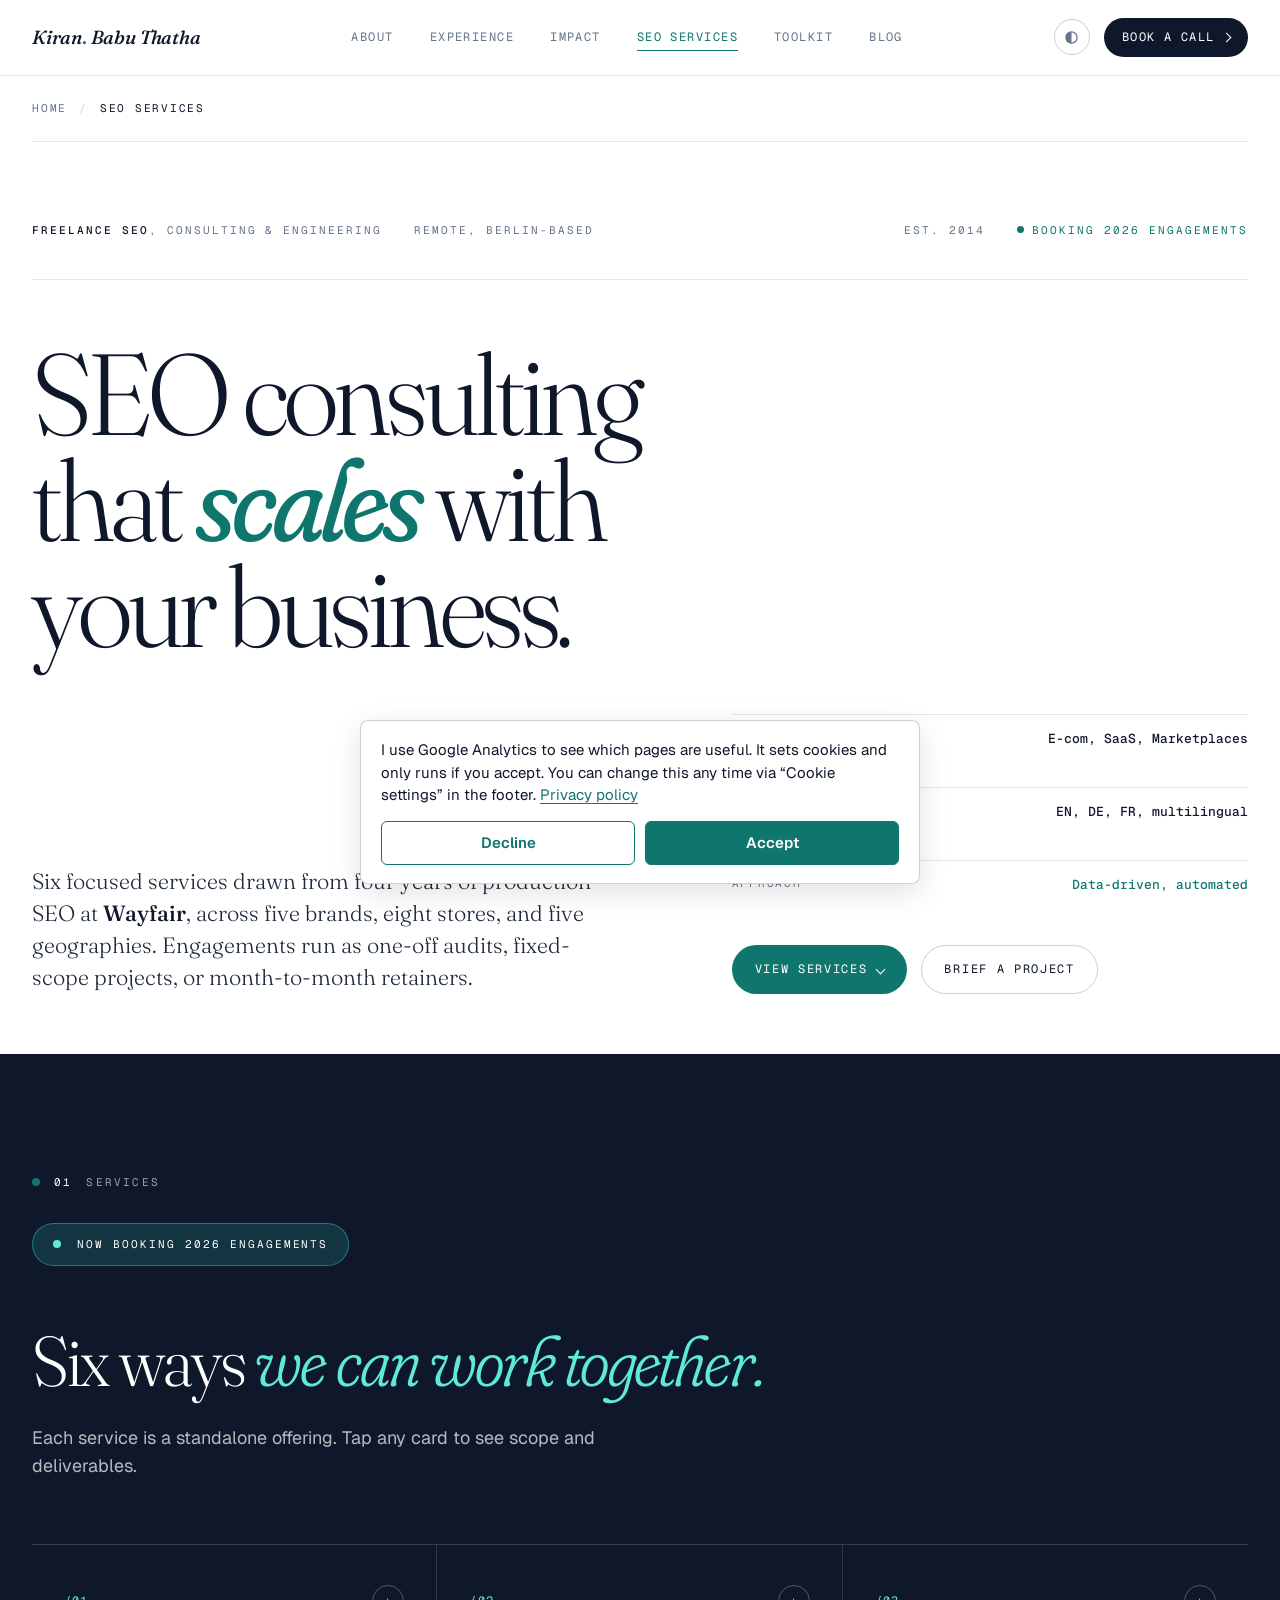
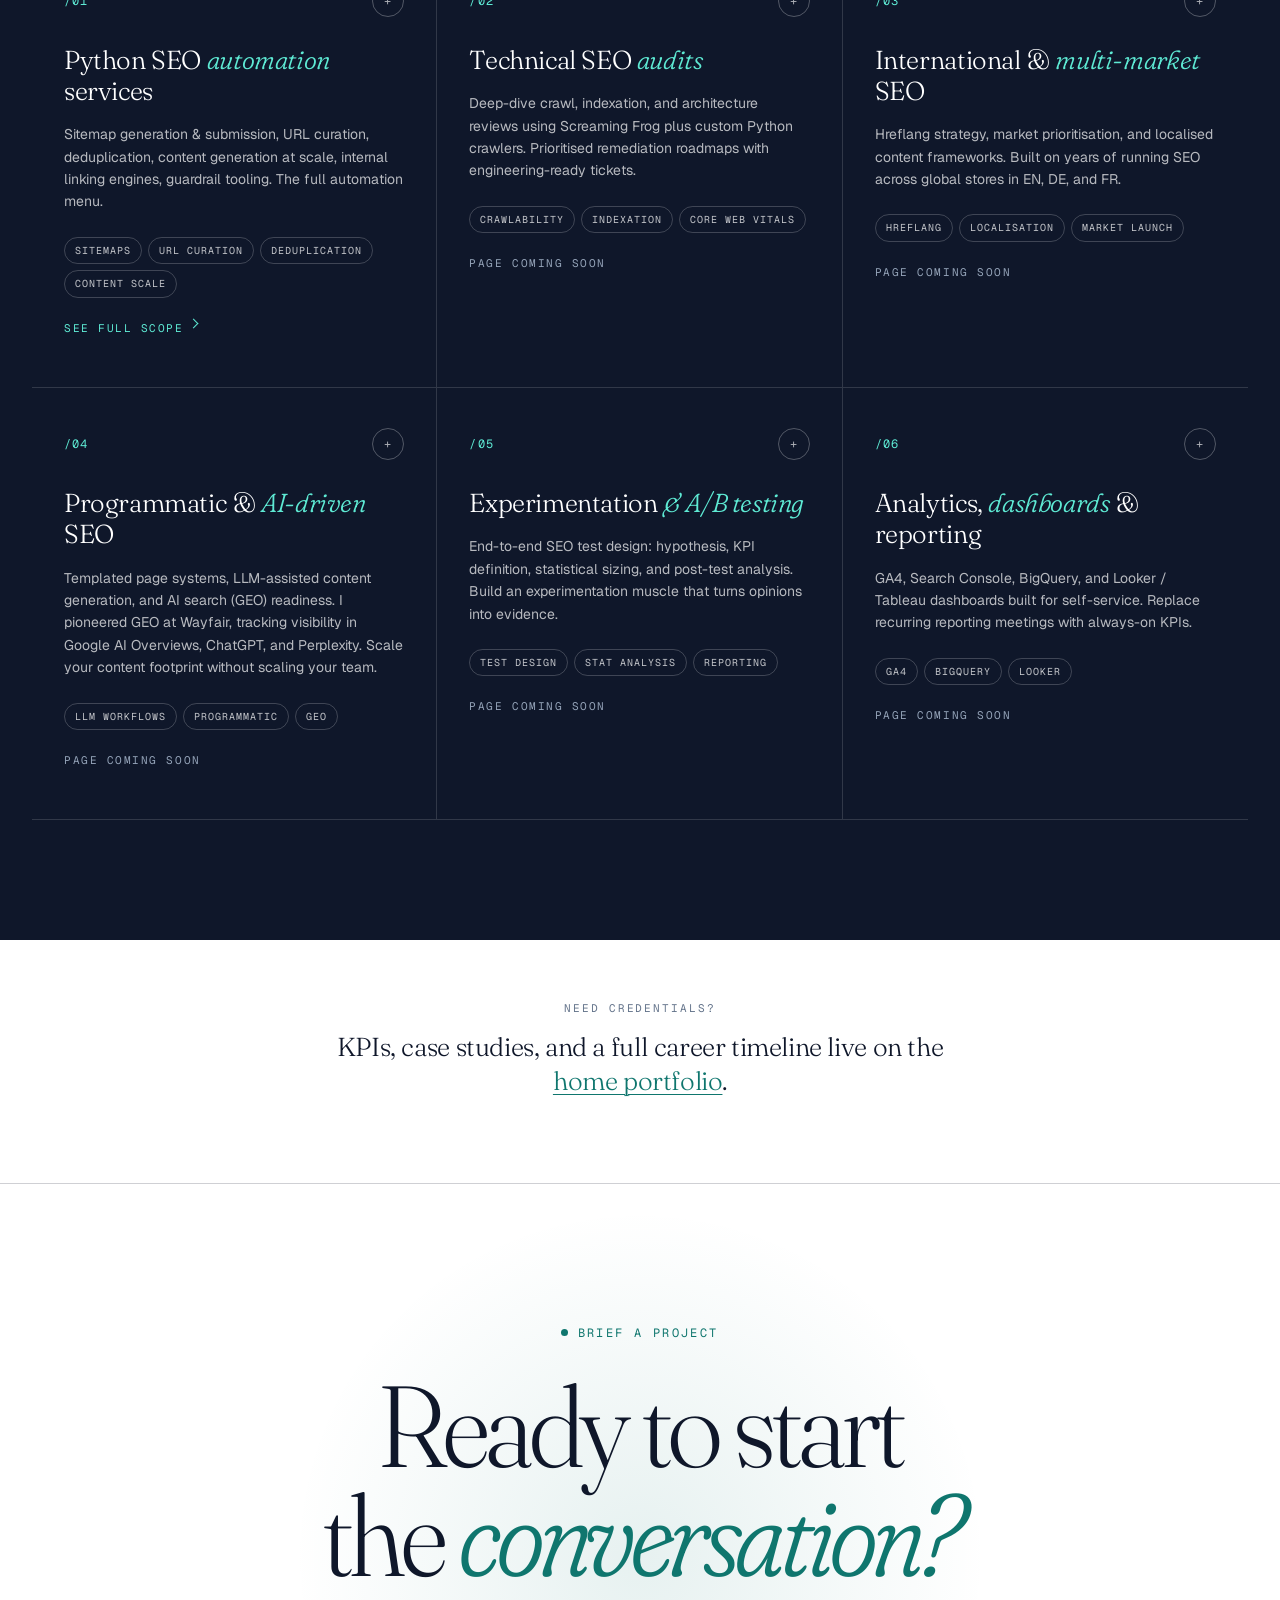
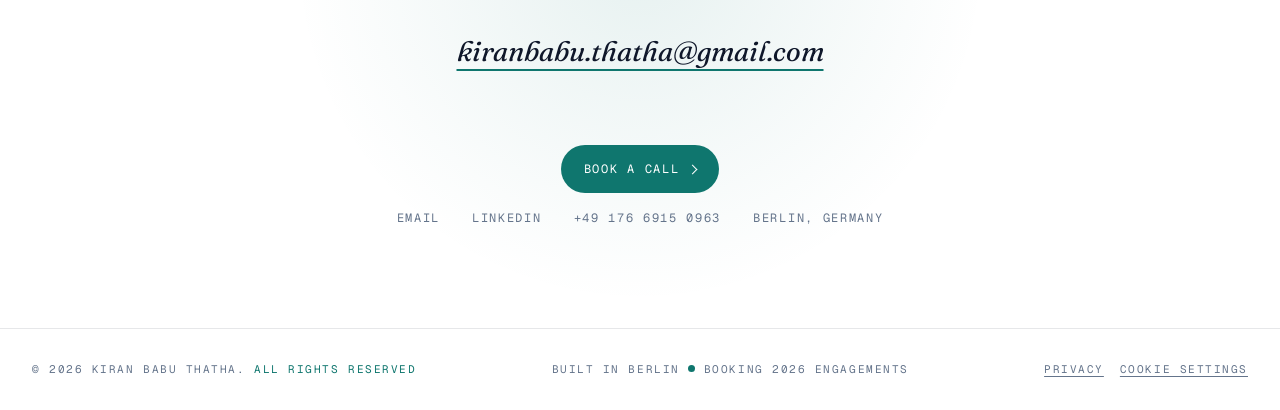
<file: seo/index.html>
<!DOCTYPE html>
<html lang="en">
<head>
<meta charset="UTF-8" />
<meta name="viewport" content="width=device-width, initial-scale=1.0" />
<script>(function(){try{var t=localStorage.getItem('theme');if(t==='light'||t==='dark')document.documentElement.setAttribute('data-theme',t);}catch(e){}})();</script>
<script src="/consent.js?v=20261118" defer></script>
<meta name="theme-color" content="#FFFFFF" media="(prefers-color-scheme: light)" />
<meta name="theme-color" content="#0B1220" media="(prefers-color-scheme: dark)" />

<!-- PRIMARY SEO META -->
<title>Freelance SEO Services: Kiran Babu Thatha, Berlin</title>
<meta name="description" content="Freelance SEO consulting built on four years at Wayfair: technical audits, international SEO, programmatic and GEO, experimentation, analytics, and Python automation services." />
<meta name="author" content="Kiran Babu Thatha" />
<meta name="robots" content="index, follow" />
<link rel="canonical" href="https://kiranbabuthatha.com/seo/" />

<!-- OPEN GRAPH (for LinkedIn / Slack / WhatsApp previews) -->
<meta property="og:type" content="website" />
<meta property="og:title" content="Freelance SEO Services: Kiran Babu Thatha, Berlin" />
<meta property="og:description" content="Six focused SEO services drawn from production work at Wayfair: technical audits, international SEO, programmatic, experimentation, analytics, and Python automation." />
<meta property="og:url" content="https://kiranbabuthatha.com/seo/" />
<meta property="og:site_name" content="Kiran Babu Thatha" />
<meta property="og:locale" content="en_US" />
<meta property="og:image" content="https://kiranbabuthatha.com/og-image.png" />
<meta property="og:image:width" content="1200" />
<meta property="og:image:height" content="630" />
<meta property="og:image:alt" content="Kiran Babu Thatha, freelance SEO consultant and Senior Product Analyst in Berlin" />

<!-- TWITTER / X -->
<meta name="twitter:card" content="summary_large_image" />
<meta name="twitter:title" content="Freelance SEO Services: Kiran Babu Thatha" />
<meta name="twitter:description" content="Technical SEO, international SEO, programmatic content, experimentation, analytics, and Python automation services." />
<meta name="twitter:image" content="https://kiranbabuthatha.com/og-image.png" />

<!-- FAVICON -->
<link rel="icon" href="/favicon.svg" type="image/svg+xml" />
<link rel="icon" href="/favicon.png" type="image/png" sizes="192x192" />
<link rel="apple-touch-icon" href="/favicon.png" />

<!-- FONTS -->
<link rel="preconnect" href="https://fonts.googleapis.com">
<link rel="preconnect" href="https://fonts.gstatic.com" crossorigin>
<link href="https://fonts.googleapis.com/css2?family=Fraunces:ital,opsz,wght@0,9..144,300..900;1,9..144,300..900&family=Geist:wght@300..700&family=Geist+Mono:wght@400..600&display=swap" rel="stylesheet">

<link rel="stylesheet" href="../styles.css?v=20261118">

<!-- SCHEMA.ORG STRUCTURED DATA -->
<script type="application/ld+json">
{
  "@context": "https://schema.org",
  "@graph": [
    {
      "@type": "Person",
      "@id": "https://kiranbabuthatha.com/#person",
      "name": "Kiran Babu Thatha",
      "url": "https://kiranbabuthatha.com/",
      "image": "https://kiranbabuthatha.com/og-image.png",
      "jobTitle": ["Freelance SEO Consultant", "Senior Product Analyst"],
      "address": { "@type": "PostalAddress", "addressLocality": "Berlin", "addressCountry": "DE" },
      "email": "kiranbabu.thatha@gmail.com",
      "telephone": "+49-176-6915-0963",
      "alumniOf": [
        { "@type": "CollegeOrUniversity", "name": "Otto-von-Guericke University Magdeburg" },
        { "@type": "CollegeOrUniversity", "name": "Jawaharlal Nehru Technological University" }
      ],
      "knowsAbout": [
        "Technical SEO",
        "International SEO",
        "Programmatic SEO",
        "Generative Engine Optimization (GEO)",
        "SEO experimentation and A/B testing",
        "Python automation",
        "Web analytics",
        "AI and LLM content workflows"
      ],
      "sameAs": [
        "https://www.linkedin.com/in/kiran-babu-thatha-0992b562/",
        "https://github.com/kiranbabuthatha"
      ]
    },
    {
      "@type": "ProfessionalService",
      "@id": "https://kiranbabuthatha.com/seo/#service",
      "name": "Freelance SEO Consulting by Kiran Babu Thatha",
      "url": "https://kiranbabuthatha.com/seo/",
      "description": "Freelance SEO consulting services covering technical audits, international SEO, programmatic and AI-driven SEO, experimentation, analytics, and Python automation.",
      "provider": { "@id": "https://kiranbabuthatha.com/#person" },
      "areaServed": ["DE", "EU", "Worldwide"],
      "serviceType": "SEO Consulting",
      "hasOfferCatalog": {
        "@type": "OfferCatalog",
        "name": "SEO Services",
        "itemListElement": [
          { "@type": "Offer", "itemOffered": { "@type": "Service", "name": "Technical SEO Audits" } },
          { "@type": "Offer", "itemOffered": { "@type": "Service", "name": "International and Multi-Market SEO" } },
          { "@type": "Offer", "itemOffered": { "@type": "Service", "name": "Programmatic and AI-Driven SEO" } },
          { "@type": "Offer", "itemOffered": { "@type": "Service", "name": "SEO Experimentation and A/B Testing" } },
          { "@type": "Offer", "itemOffered": { "@type": "Service", "name": "SEO Analytics and Dashboards" } },
          { "@type": "Offer", "itemOffered": { "@type": "Service", "name": "Python SEO Automation Services", "url": "https://kiranbabuthatha.com/seo/automation-services-python/" } }
        ]
      }
    },
    {
      "@type": "BreadcrumbList",
      "itemListElement": [
        { "@type": "ListItem", "position": 1, "name": "Home", "item": "https://kiranbabuthatha.com/" },
        { "@type": "ListItem", "position": 2, "name": "SEO Services", "item": "https://kiranbabuthatha.com/seo/" }
      ]
    }
  ]
}
</script>
</head>
<body>

<nav class="nav">
  <div class="nav-inner">
    <a href="../" class="nav-logo">Kiran<span>.</span> Babu Thatha</a>
    <div class="nav-links">
      <a href="../#about">About</a>
      <a href="../#experience">Experience</a>
      <a href="../#impact">Impact</a>
      <a href="./" class="active">SEO Services</a>
      <a href="../#toolkit">Toolkit</a>
      <a href="../blog/">Blog</a>
    </div>
    <div class="nav-actions">
      <button class="theme-toggle" type="button" aria-label="Theme: auto, follows browser setting. Activate to switch.">
        <svg class="i-auto" viewBox="0 0 24 24" aria-hidden="true"><circle cx="12" cy="12" r="9" fill="none" stroke="currentColor" stroke-width="2"/><path d="M12 3a9 9 0 0 0 0 18z" fill="currentColor"/></svg>
        <svg class="i-sun" viewBox="0 0 24 24" fill="none" stroke="currentColor" stroke-width="2" stroke-linecap="round" aria-hidden="true"><circle cx="12" cy="12" r="4"/><path d="M12 2v2M12 20v2M4.93 4.93l1.41 1.41M17.66 17.66l1.41 1.41M2 12h2M20 12h2M4.93 19.07l1.41-1.41M17.66 6.34l1.41-1.41"/></svg>
        <svg class="i-moon" viewBox="0 0 24 24" fill="none" stroke="currentColor" stroke-width="2" stroke-linejoin="round" aria-hidden="true"><path d="M21 12.79A9 9 0 1 1 11.21 3 7 7 0 0 0 21 12.79z"/></svg>
      </button>
      <a href="../book/" class="nav-cta">Book a call <span class="arrow"></span></a>
    </div>
  </div>
</nav>

<div class="container">
  <div class="breadcrumb">
    <a href="../">Home</a><span class="sep">/</span><span class="current">SEO Services</span>
  </div>
</div>

<header class="hero container">
  <div class="hero-meta">
    <div class="hero-meta-row">
      <span><strong>Freelance SEO</strong>, consulting &amp; engineering</span>
      <span>Remote, Berlin-based</span>
    </div>
    <div class="hero-meta-row">
      <span>EST. 2014</span>
      <span class="live"><span class="dot-ind"></span> Booking 2026 engagements</span>
    </div>
  </div>

  <h1 class="hero-headline">
    SEO consulting<br>
    that <span class="em">scales</span> with<br>
    your business.
  </h1>

  <div class="hero-grid">
    <p class="hero-bio">
      Six focused services drawn from four years of production SEO at <strong>Wayfair</strong>,
      across five brands, eight stores, and five geographies. Engagements run as one-off audits,
      fixed-scope projects, or month-to-month retainers.
    </p>
    <div class="hero-side">
      <div class="hero-side-row">
        <span class="k">Best for</span>
        <span class="v">E-com, SaaS, Marketplaces</span>
      </div>
      <div class="hero-side-row">
        <span class="k">Markets</span>
        <span class="v">EN, DE, FR, multilingual</span>
      </div>
      <div class="hero-side-row">
        <span class="k">Approach</span>
        <span class="v accent">Data-driven, automated</span>
      </div>
      <div class="hero-actions">
        <a href="#services" class="btn btn-primary">View services <span class="arrow arrow-down"></span></a>
        <a href="../#contact" class="btn btn-ghost">Brief a project</a>
      </div>
    </div>
  </div>
</header>

<!-- SERVICES -->
<section id="services" class="dark">
  <div class="container">
    <div class="section-tag"><span class="num">01</span> Services</div>

    <div class="live-banner">
      <span class="pulse"></span>
      <span>Now booking 2026 engagements</span>
    </div>

    <h2 class="section-headline">Six ways <span class="em">we can work together.</span></h2>
    <p class="section-intro">
      Each service is a standalone offering. Tap any card to see scope and deliverables.
    </p>

    <div class="services-grid">

      <a href="automation-services-python/" class="service">
        <div class="service-num">/01<span class="icon">+</span></div>
        <h3 class="service-title">Python SEO <span class="em">automation</span> services</h3>
        <p class="service-desc">
          Sitemap generation &amp; submission, URL curation, deduplication, content generation at scale,
          internal linking engines, guardrail tooling. The full automation menu.
        </p>
        <div class="service-tags">
          <span class="service-tag">Sitemaps</span>
          <span class="service-tag">URL curation</span>
          <span class="service-tag">Deduplication</span>
          <span class="service-tag">Content scale</span>
        </div>
        <span class="service-link">See full scope <span class="arrow"></span></span>
      </a>

      <div class="service service-soon">
        <div class="service-num">/02<span class="icon">+</span></div>
        <h3 class="service-title">Technical SEO <span class="em">audits</span></h3>
        <p class="service-desc">
          Deep-dive crawl, indexation, and architecture reviews using Screaming Frog plus custom Python
          crawlers. Prioritised remediation roadmaps with engineering-ready tickets.
        </p>
        <div class="service-tags">
          <span class="service-tag">Crawlability</span>
          <span class="service-tag">Indexation</span>
          <span class="service-tag">Core Web Vitals</span>
        </div>
        <span class="service-link">Page coming soon</span>
      </div>

      <div class="service service-soon">
        <div class="service-num">/03<span class="icon">+</span></div>
        <h3 class="service-title">International &amp; <span class="em">multi-market</span> SEO</h3>
        <p class="service-desc">
          Hreflang strategy, market prioritisation, and localised content frameworks. Built on years
          of running SEO across global stores in EN, DE, and FR.
        </p>
        <div class="service-tags">
          <span class="service-tag">Hreflang</span>
          <span class="service-tag">Localisation</span>
          <span class="service-tag">Market launch</span>
        </div>
        <span class="service-link">Page coming soon</span>
      </div>

      <div class="service service-soon">
        <div class="service-num">/04<span class="icon">+</span></div>
        <h3 class="service-title">Programmatic &amp; <span class="em">AI-driven</span> SEO</h3>
        <p class="service-desc">
          Templated page systems, LLM-assisted content generation, and AI search (GEO)
          readiness. I pioneered GEO at Wayfair, tracking visibility in Google AI Overviews,
          ChatGPT, and Perplexity. Scale your content footprint without scaling your team.
        </p>
        <div class="service-tags">
          <span class="service-tag">LLM workflows</span>
          <span class="service-tag">Programmatic</span>
          <span class="service-tag">GEO</span>
        </div>
        <span class="service-link">Page coming soon</span>
      </div>

      <div class="service service-soon">
        <div class="service-num">/05<span class="icon">+</span></div>
        <h3 class="service-title">Experimentation <span class="em">&amp; A/B testing</span></h3>
        <p class="service-desc">
          End-to-end SEO test design: hypothesis, KPI definition, statistical sizing, and post-test
          analysis. Build an experimentation muscle that turns opinions into evidence.
        </p>
        <div class="service-tags">
          <span class="service-tag">Test design</span>
          <span class="service-tag">Stat analysis</span>
          <span class="service-tag">Reporting</span>
        </div>
        <span class="service-link">Page coming soon</span>
      </div>

      <div class="service service-soon">
        <div class="service-num">/06<span class="icon">+</span></div>
        <h3 class="service-title">Analytics, <span class="em">dashboards</span> &amp; reporting</h3>
        <p class="service-desc">
          GA4, Search Console, BigQuery, and Looker / Tableau dashboards built for self-service.
          Replace recurring reporting meetings with always-on KPIs.
        </p>
        <div class="service-tags">
          <span class="service-tag">GA4</span>
          <span class="service-tag">BigQuery</span>
          <span class="service-tag">Looker</span>
        </div>
        <span class="service-link">Page coming soon</span>
      </div>

    </div>
  </div>
</section>

<!-- WHY section moved to home page; removed here to de-duplicate. -->
<section style="padding: 60px 0;">
  <div class="container" style="text-align: center;">
    <p style="font-family: var(--mono); font-size: 11px; text-transform: uppercase; letter-spacing: 0.18em; color: var(--muted); margin-bottom: 14px;">Need credentials?</p>
    <p style="font-family: var(--serif); font-weight: 300; font-size: 26px; line-height: 1.3; letter-spacing: -0.015em; max-width: 640px; margin: 0 auto 24px;">
      KPIs, case studies, and a full career timeline live on the <a href="../" style="color: var(--accent); text-decoration: underline; text-decoration-thickness: 1px; text-underline-offset: 4px;">home portfolio</a>.
    </p>
  </div>
</section>

<!-- CONTACT -->
<section id="contact" class="contact">
  <div class="container">
    <div class="contact-eyebrow"><span class="dot-ind"></span> Brief a project</div>
    <h2 class="contact-headline">Ready to start<br>the <span class="em">conversation?</span></h2>
    <a href="mailto:kiranbabu.thatha@gmail.com" class="contact-email">kiranbabu.thatha@gmail.com</a>
    <div style="margin-top: 32px;">
      <a href="../book/" class="btn btn-primary">Book a call <span class="arrow"></span></a>
    </div>
    <div class="contact-channels">
      <a href="mailto:kiranbabu.thatha@gmail.com" class="contact-channel">Email</a>
      <a href="https://www.linkedin.com/in/kiran-babu-thatha-0992b562/" target="_blank" rel="noopener" class="contact-channel">LinkedIn</a>
      <a href="tel:+4917669150963" class="contact-channel">+49 176 6915 0963</a>
      <span class="contact-channel">Berlin, Germany</span>
    </div>
  </div>
</section>

<footer class="footer">
  <div class="container">
    <div class="footer-inner">
      <div>© 2026 Kiran Babu Thatha. <span class="accent">All rights reserved</span></div>
      <div>Built in Berlin <span class="dot-ind"></span> Booking 2026 engagements</div>
      <div class="footer-links"><a href="../privacy/">Privacy</a></div>
    </div>
  </div>
</footer>

<script>
const io = new IntersectionObserver((entries) => {
  entries.forEach((e) => {
    if (e.isIntersecting) { e.target.classList.add('in'); io.unobserve(e.target); }
  });
}, { threshold: 0.12, rootMargin: '0px 0px -60px 0px' });
document.querySelectorAll('section, .stat, .service').forEach((el) => {
  el.classList.add('reveal'); io.observe(el);
});
</script>

<script src="../theme.js?v=20260704" defer></script>

</body>
</html>
</file>
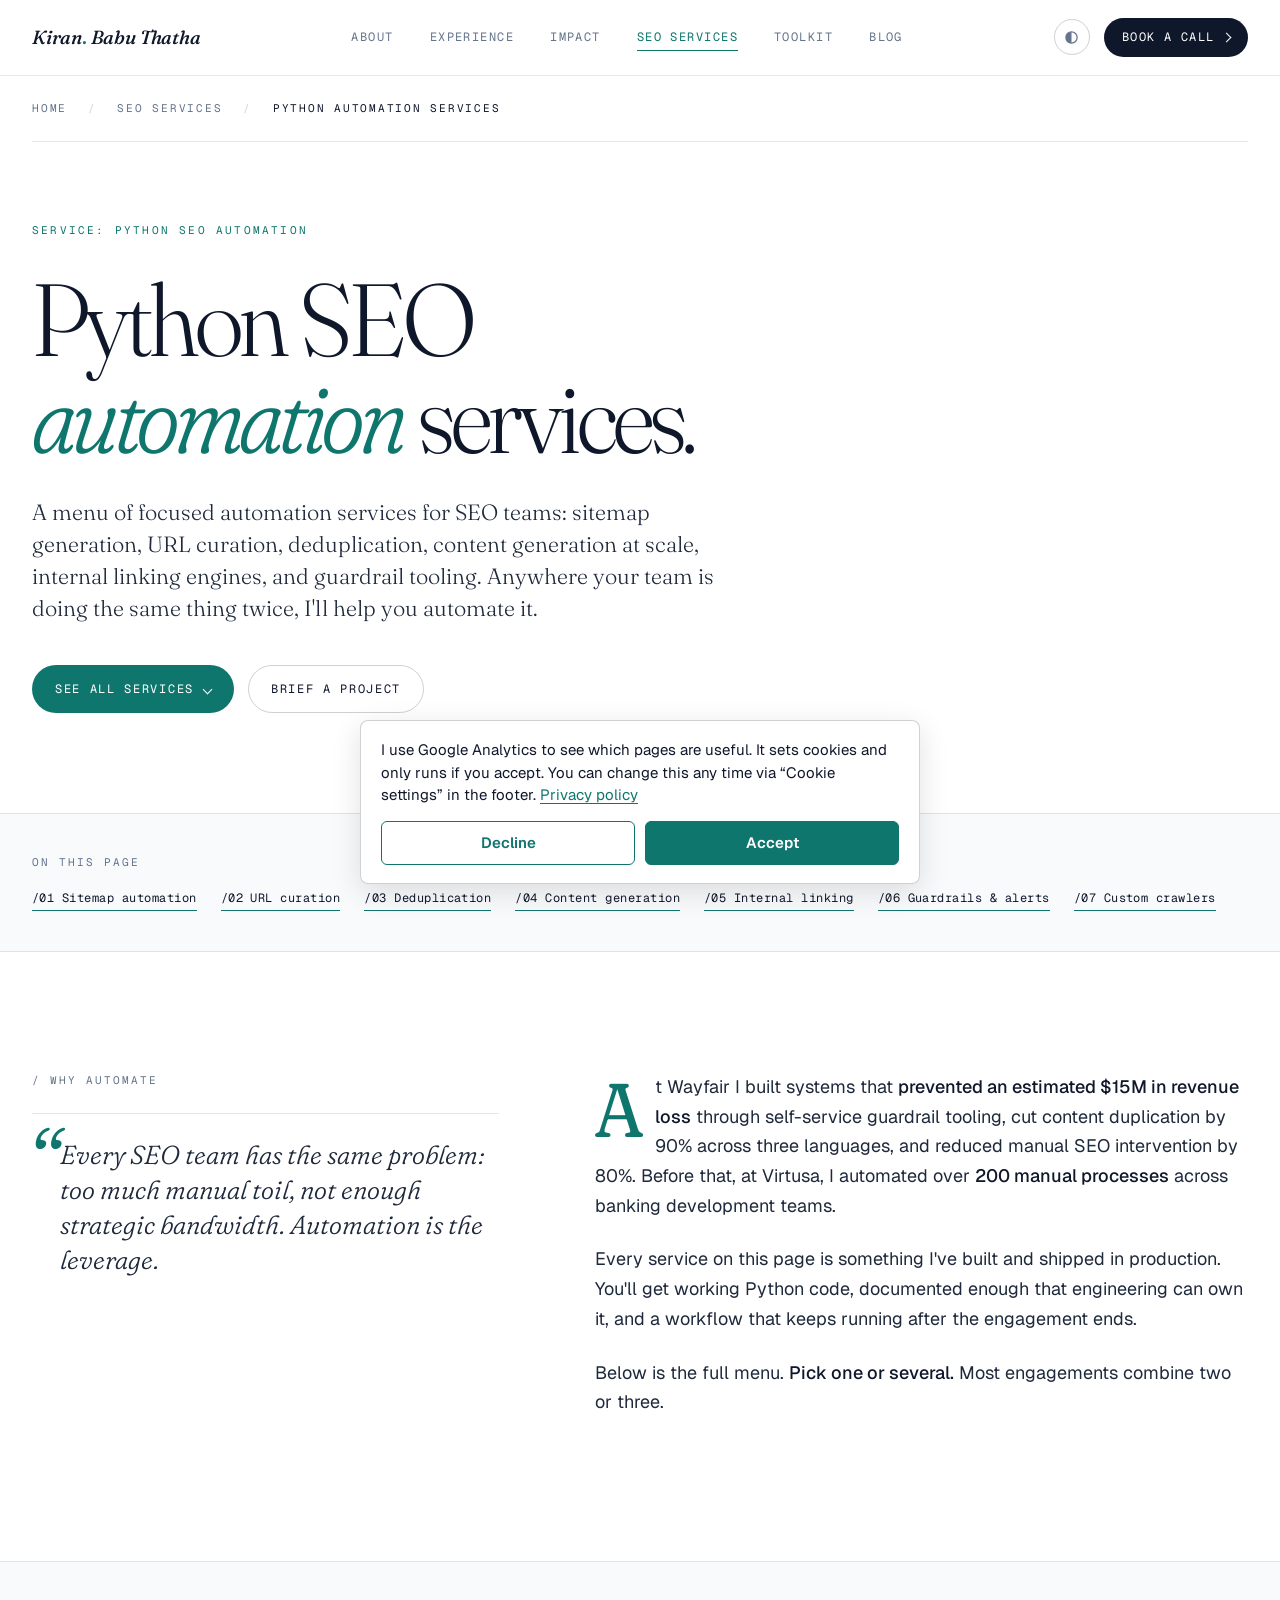
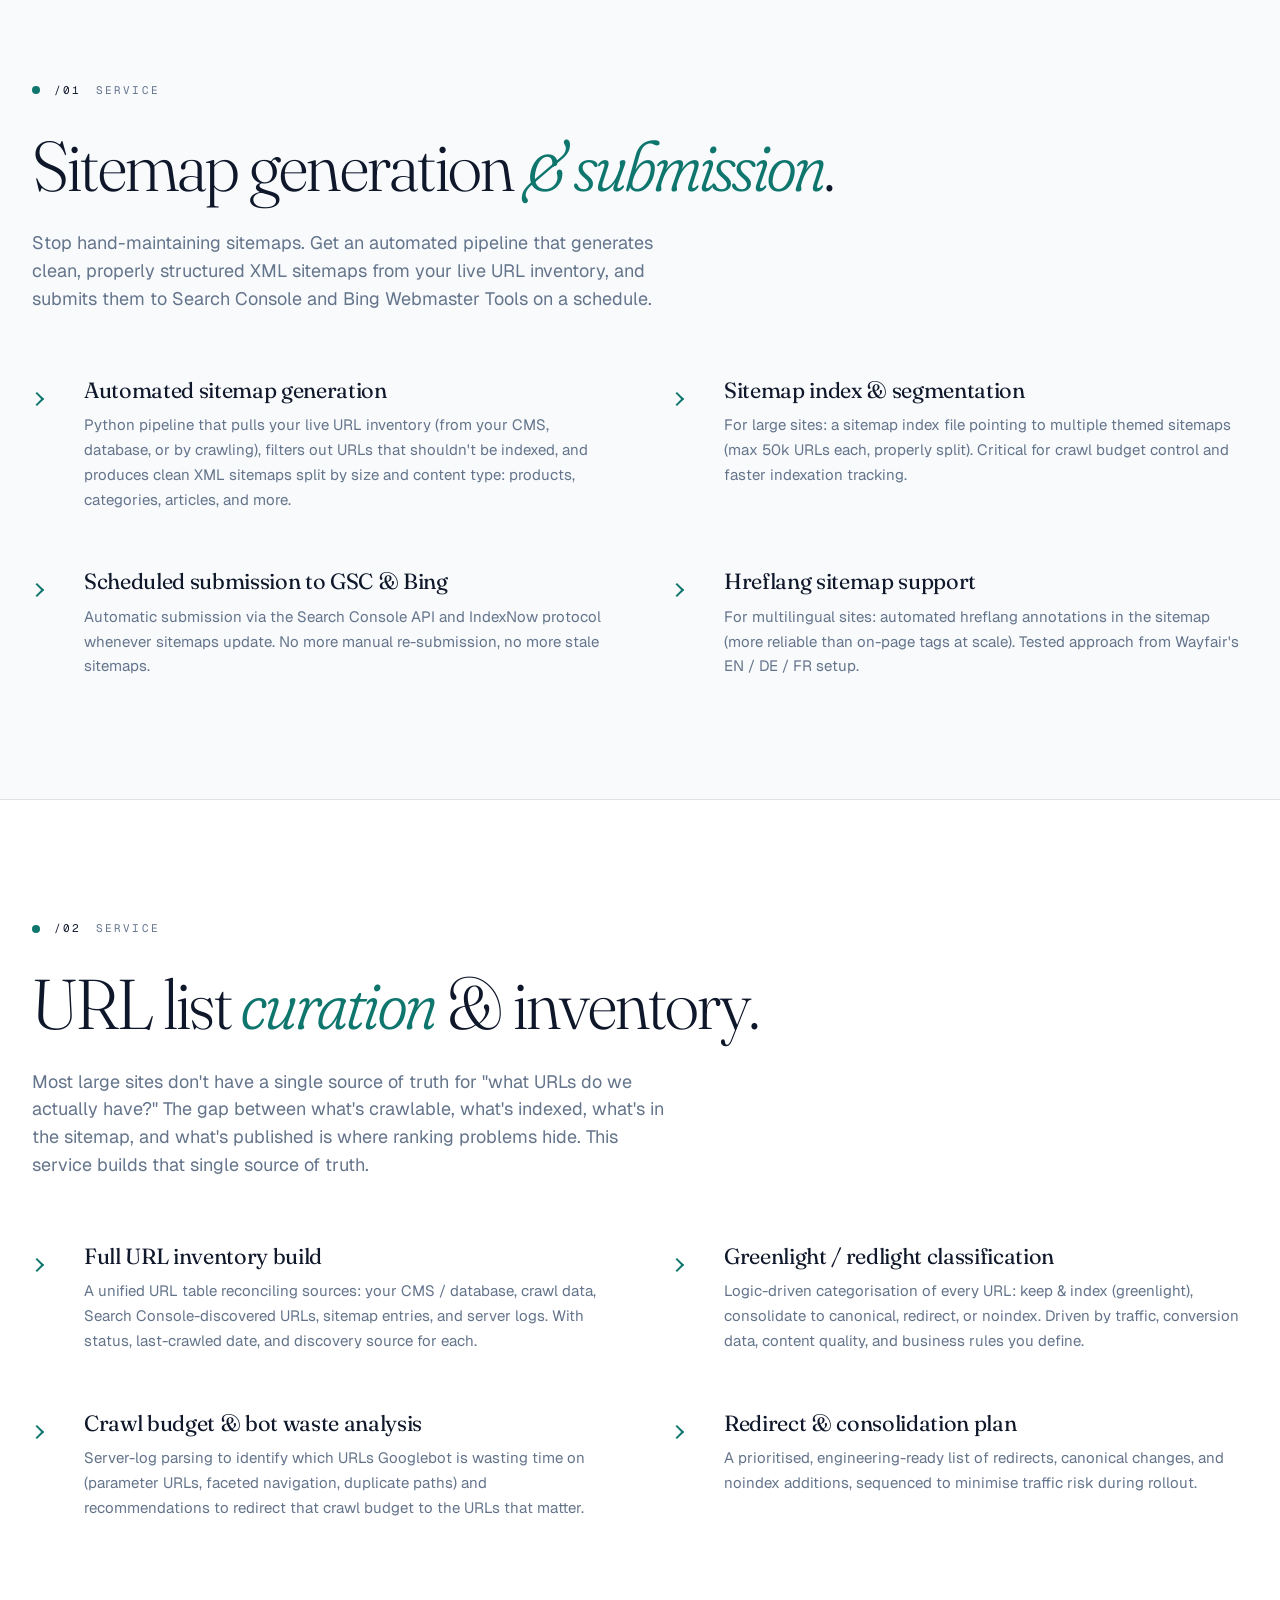
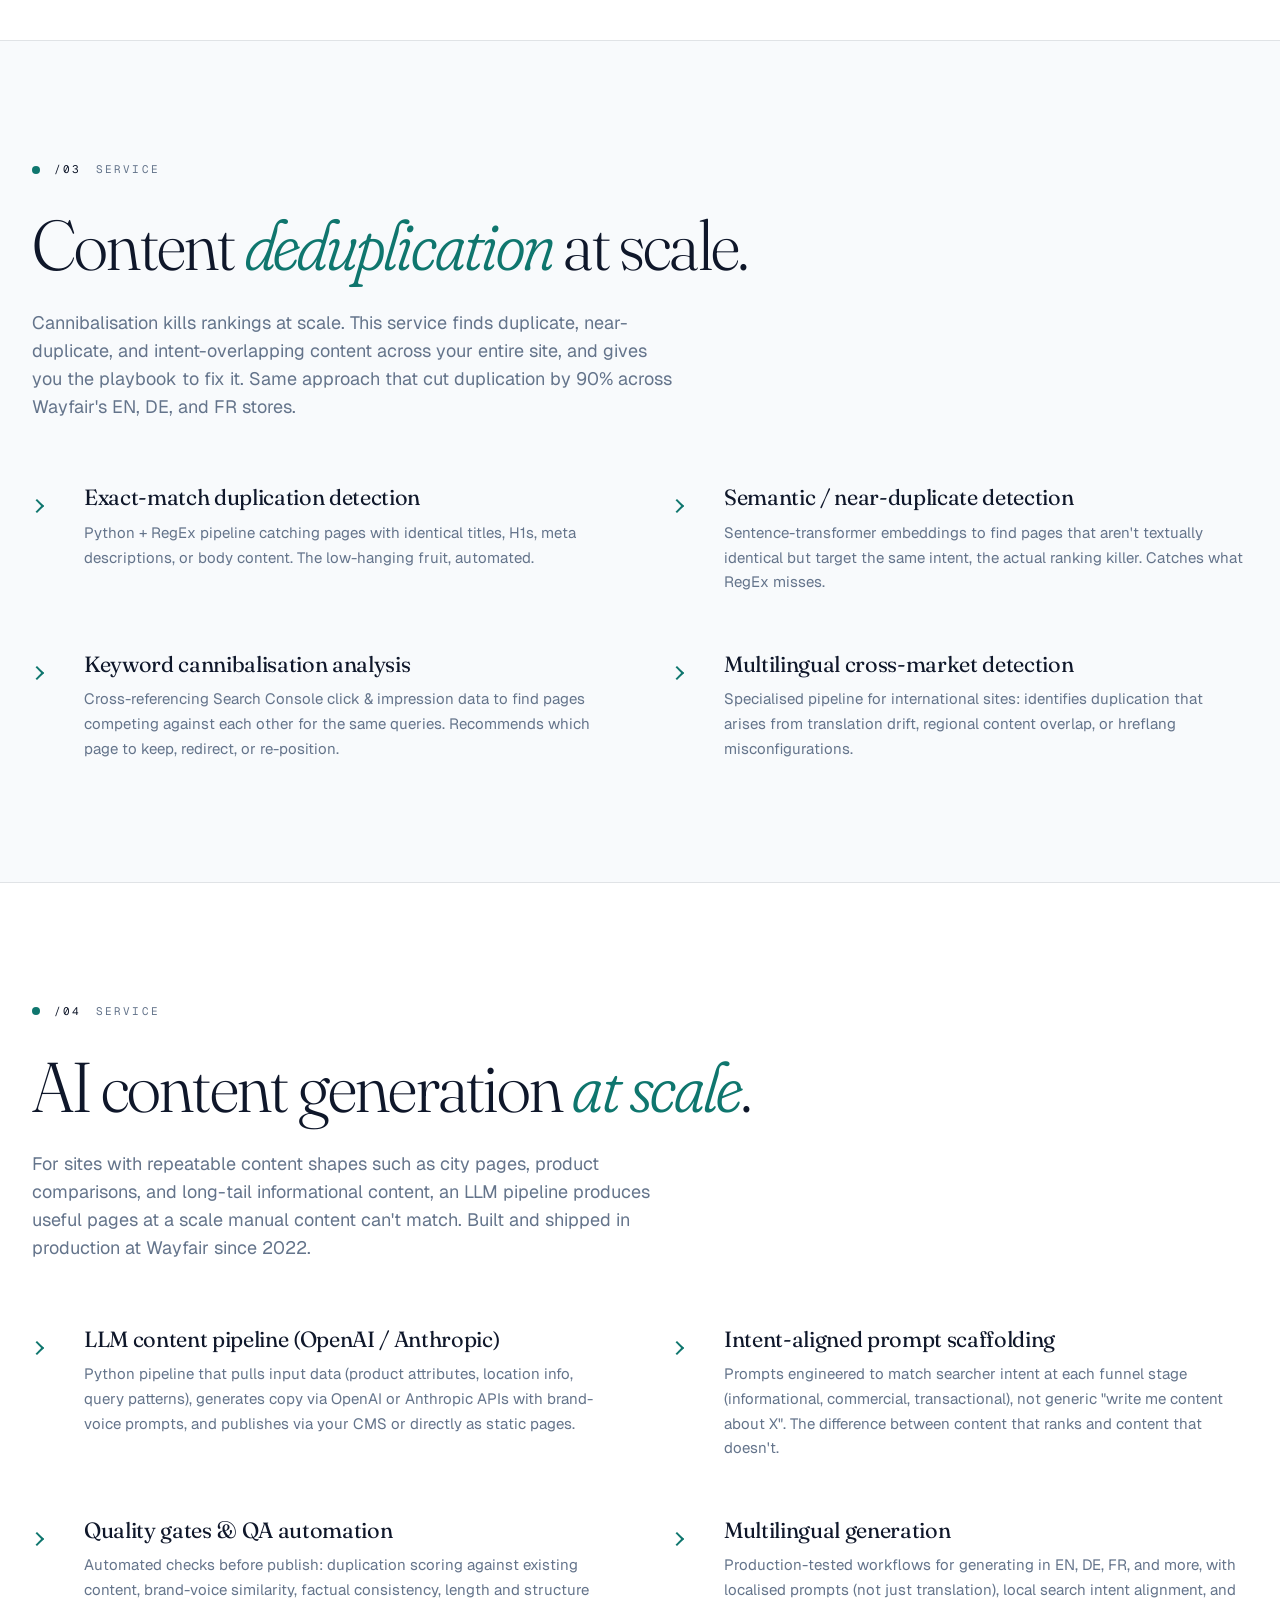
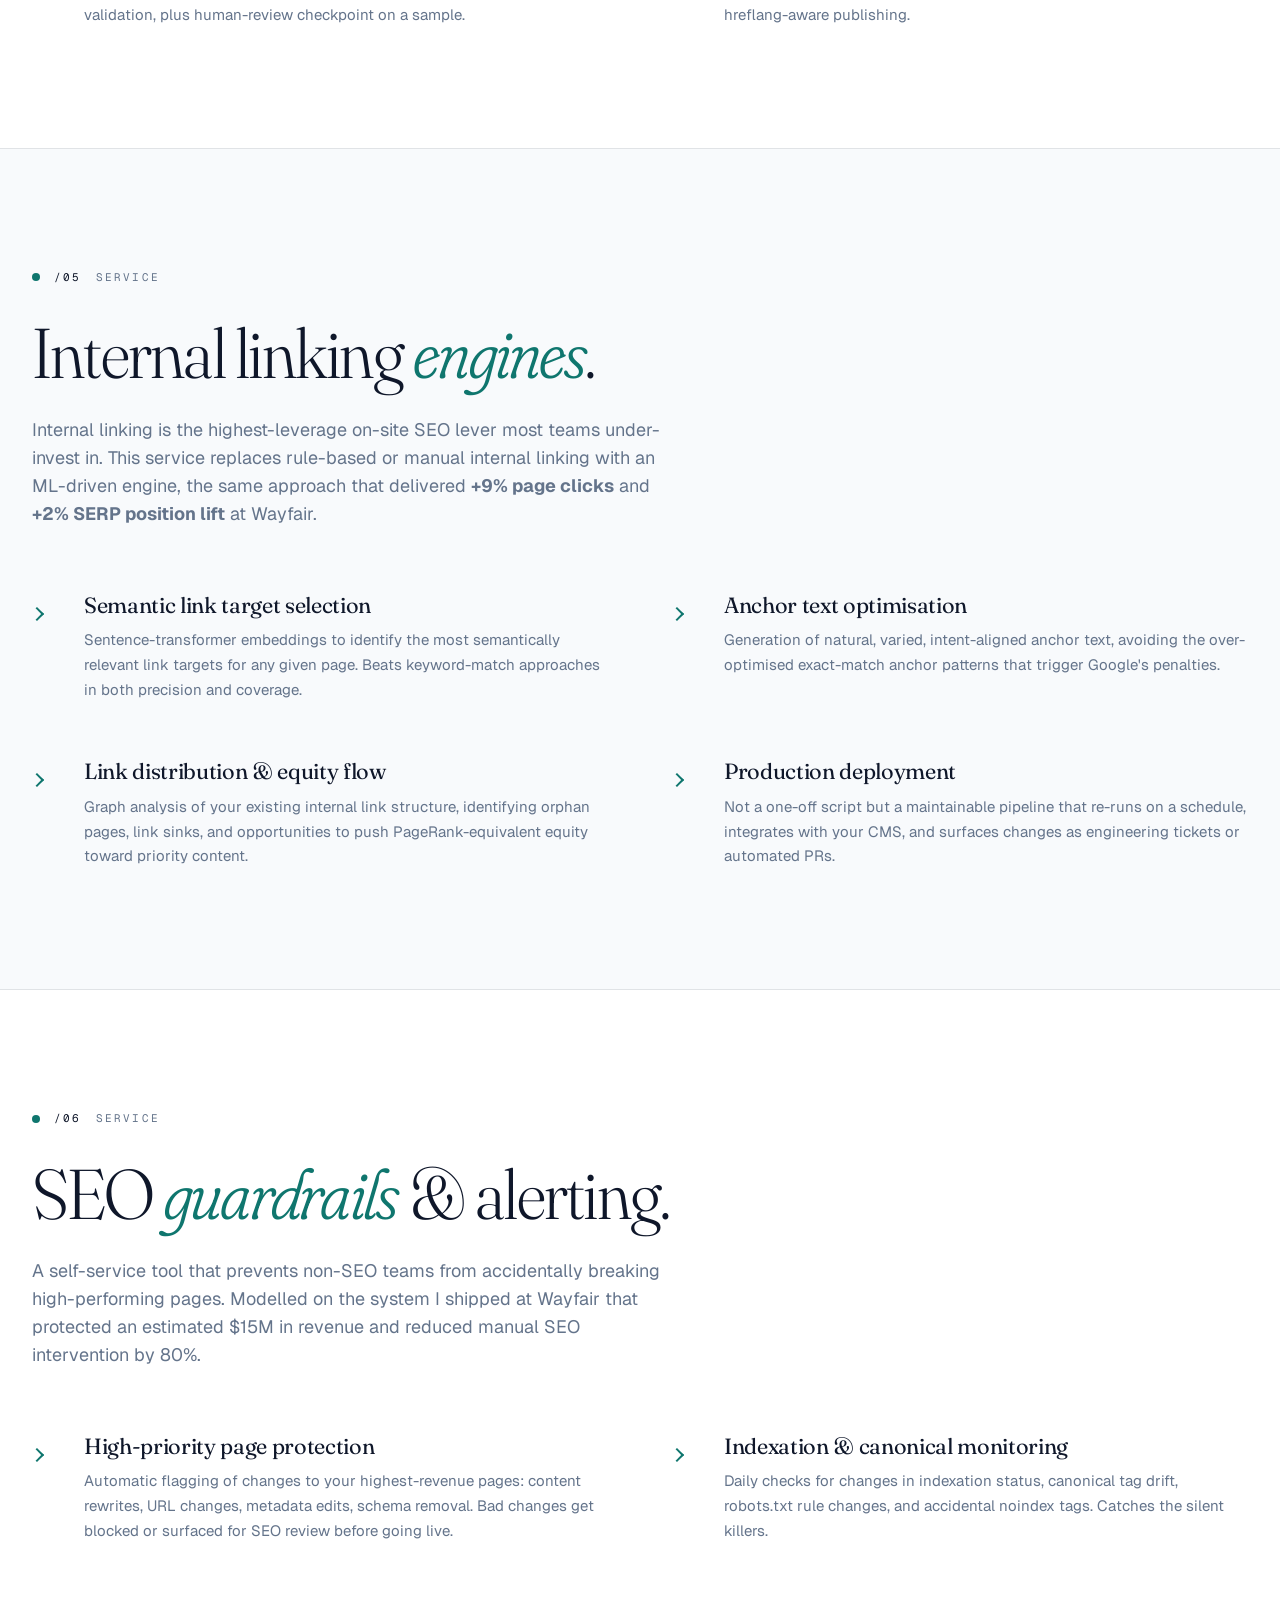
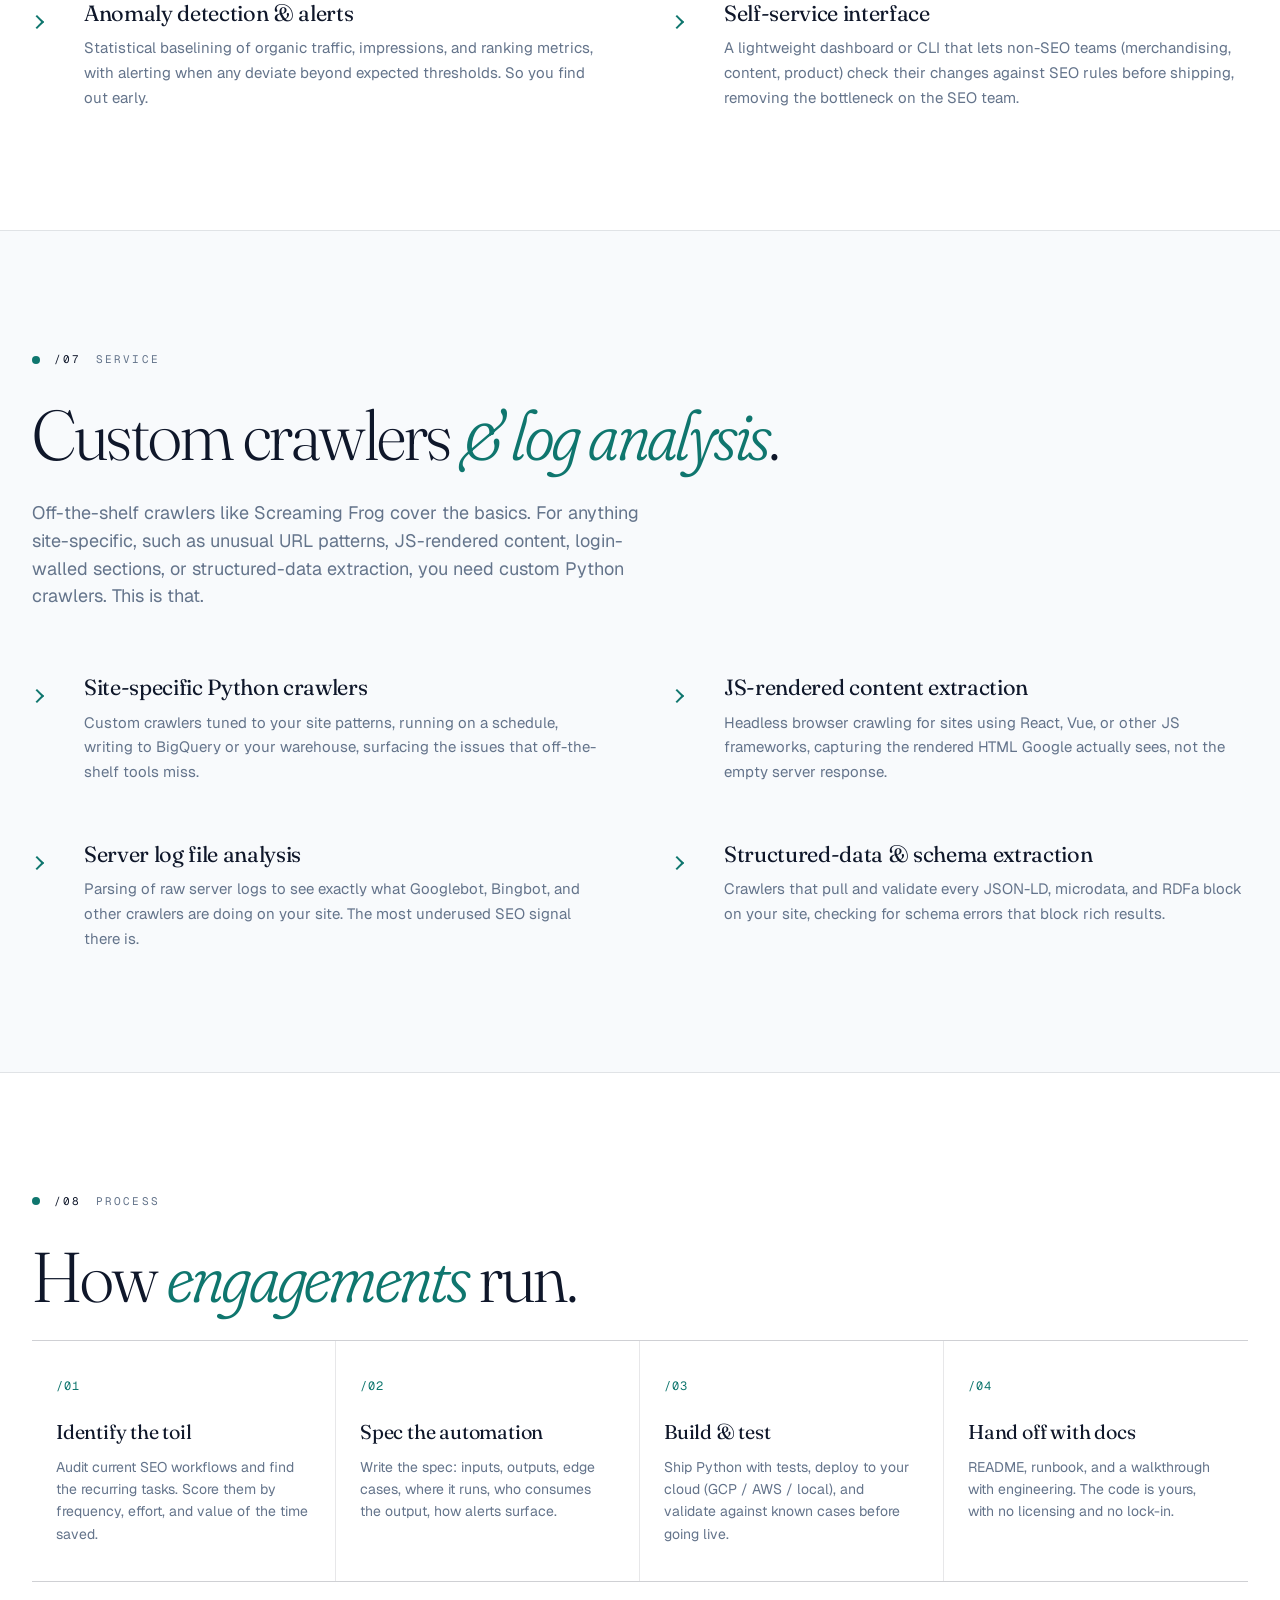
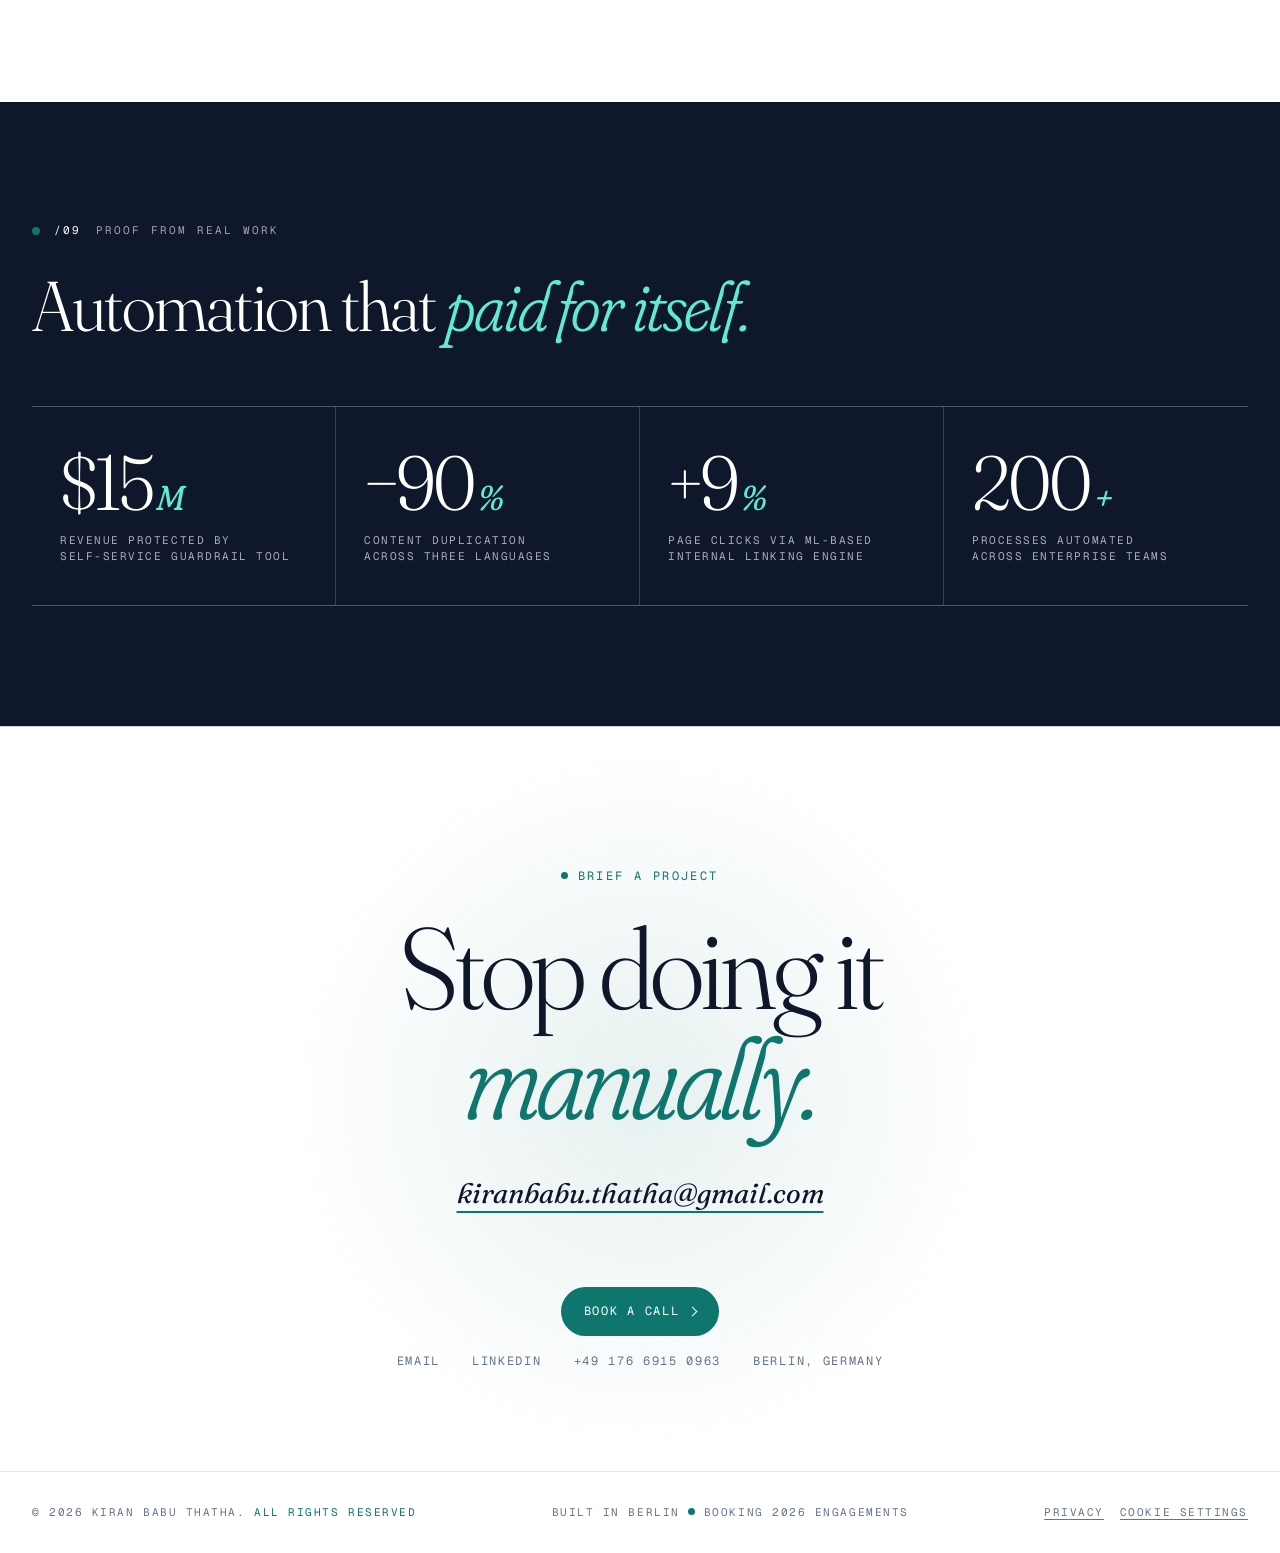
<file: seo/automation-services-python/index.html>
<!DOCTYPE html>
<html lang="en">
<head>
<meta charset="UTF-8" />
<meta name="viewport" content="width=device-width, initial-scale=1.0" />
<script>(function(){try{var t=localStorage.getItem('theme');if(t==='light'||t==='dark')document.documentElement.setAttribute('data-theme',t);}catch(e){}})();</script>
<script src="/consent.js?v=20261118" defer></script>
<meta name="theme-color" content="#FFFFFF" media="(prefers-color-scheme: light)" />
<meta name="theme-color" content="#0B1220" media="(prefers-color-scheme: dark)" />

<!-- PRIMARY SEO META -->
<title>Python SEO Automation Services: Kiran Babu Thatha</title>
<meta name="description" content="Freelance Python automation services for SEO: sitemap generation and submission, URL list curation, content deduplication, AI content generation at scale, internal linking automation, and guardrail tooling." />
<meta name="author" content="Kiran Babu Thatha" />
<meta name="robots" content="index, follow" />
<link rel="canonical" href="https://kiranbabuthatha.com/seo/automation-services-python/" />

<!-- OPEN GRAPH -->
<meta property="og:type" content="website" />
<meta property="og:title" content="Python SEO Automation Services: Kiran Babu Thatha" />
<meta property="og:description" content="Sitemap automation, URL curation, deduplication, content generation at scale, internal linking engines, guardrail tooling. The full SEO automation menu." />
<meta property="og:url" content="https://kiranbabuthatha.com/seo/automation-services-python/" />
<meta property="og:site_name" content="Kiran Babu Thatha" />
<meta property="og:locale" content="en_US" />
<meta property="og:image" content="https://kiranbabuthatha.com/og-image.png" />
<meta property="og:image:width" content="1200" />
<meta property="og:image:height" content="630" />
<meta property="og:image:alt" content="Kiran Babu Thatha, freelance SEO consultant and Senior Product Analyst in Berlin" />

<!-- TWITTER / X -->
<meta name="twitter:card" content="summary_large_image" />
<meta name="twitter:title" content="Python SEO Automation Services: Kiran Babu Thatha" />
<meta name="twitter:description" content="Sitemap automation, URL curation, deduplication, content generation at scale. The full SEO automation menu." />
<meta name="twitter:image" content="https://kiranbabuthatha.com/og-image.png" />

<!-- FAVICON -->
<link rel="icon" href="/favicon.svg" type="image/svg+xml" />
<link rel="icon" href="/favicon.png" type="image/png" sizes="192x192" />
<link rel="apple-touch-icon" href="/favicon.png" />

<!-- FONTS -->
<link rel="preconnect" href="https://fonts.googleapis.com">
<link rel="preconnect" href="https://fonts.gstatic.com" crossorigin>
<link href="https://fonts.googleapis.com/css2?family=Fraunces:ital,opsz,wght@0,9..144,300..900;1,9..144,300..900&family=Geist:wght@300..700&family=Geist+Mono:wght@400..600&display=swap" rel="stylesheet">

<link rel="stylesheet" href="../../styles.css?v=20261118">

<!-- SCHEMA.ORG STRUCTURED DATA -->
<script type="application/ld+json">
{
  "@context": "https://schema.org",
  "@graph": [
    {
      "@type": "Person",
      "@id": "https://kiranbabuthatha.com/#person",
      "name": "Kiran Babu Thatha",
      "url": "https://kiranbabuthatha.com/",
      "image": "https://kiranbabuthatha.com/og-image.png",
      "jobTitle": ["Freelance SEO Consultant", "Senior Product Analyst"],
      "address": { "@type": "PostalAddress", "addressLocality": "Berlin", "addressCountry": "DE" },
      "email": "kiranbabu.thatha@gmail.com",
      "telephone": "+49-176-6915-0963",
      "alumniOf": [
        { "@type": "CollegeOrUniversity", "name": "Otto-von-Guericke University Magdeburg" },
        { "@type": "CollegeOrUniversity", "name": "Jawaharlal Nehru Technological University" }
      ],
      "knowsAbout": [
        "Technical SEO",
        "International SEO",
        "Programmatic SEO",
        "Generative Engine Optimization (GEO)",
        "SEO experimentation and A/B testing",
        "Python automation",
        "Web analytics",
        "AI and LLM content workflows"
      ],
      "sameAs": [
        "https://www.linkedin.com/in/kiran-babu-thatha-0992b562/",
        "https://github.com/kiranbabuthatha"
      ]
    },
    {
      "@type": "Service",
      "@id": "https://kiranbabuthatha.com/seo/automation-services-python/#service",
      "name": "Python SEO Automation Services",
      "url": "https://kiranbabuthatha.com/seo/automation-services-python/",
      "description": "Freelance Python automation services for SEO teams: sitemap generation and submission, URL list curation, content deduplication, AI content generation at scale, internal linking automation, and guardrail tooling.",
      "provider": { "@id": "https://kiranbabuthatha.com/#person" },
      "areaServed": ["DE", "EU", "Worldwide"],
      "serviceType": "SEO Automation Consulting",
      "hasOfferCatalog": {
        "@type": "OfferCatalog",
        "name": "Python SEO Automation Services",
        "itemListElement": [
          { "@type": "Offer", "itemOffered": { "@type": "Service", "name": "Sitemap Generation and Submission Automation" } },
          { "@type": "Offer", "itemOffered": { "@type": "Service", "name": "URL List Curation and Inventory Management" } },
          { "@type": "Offer", "itemOffered": { "@type": "Service", "name": "Content Deduplication and Cannibalisation Detection" } },
          { "@type": "Offer", "itemOffered": { "@type": "Service", "name": "AI Content Generation at Scale" } },
          { "@type": "Offer", "itemOffered": { "@type": "Service", "name": "Internal Linking Engines" } },
          { "@type": "Offer", "itemOffered": { "@type": "Service", "name": "SEO Guardrails and Alerting Tools" } },
          { "@type": "Offer", "itemOffered": { "@type": "Service", "name": "Custom Crawlers and Log File Analysis" } }
        ]
      }
    },
    {
      "@type": "BreadcrumbList",
      "itemListElement": [
        { "@type": "ListItem", "position": 1, "name": "Home", "item": "https://kiranbabuthatha.com/" },
        { "@type": "ListItem", "position": 2, "name": "SEO Services", "item": "https://kiranbabuthatha.com/seo/" },
        { "@type": "ListItem", "position": 3, "name": "Python Automation Services", "item": "https://kiranbabuthatha.com/seo/automation-services-python/" }
      ]
    }
  ]
}
</script>
</head>
<body>

<nav class="nav">
  <div class="nav-inner">
    <a href="../../" class="nav-logo">Kiran<span>.</span> Babu Thatha</a>
    <div class="nav-links">
      <a href="../../#about">About</a>
      <a href="../../#experience">Experience</a>
      <a href="../../#impact">Impact</a>
      <a href="../" class="active">SEO Services</a>
      <a href="../../#toolkit">Toolkit</a>
      <a href="../../blog/">Blog</a>
    </div>
    <div class="nav-actions">
      <button class="theme-toggle" type="button" aria-label="Theme: auto, follows browser setting. Activate to switch.">
        <svg class="i-auto" viewBox="0 0 24 24" aria-hidden="true"><circle cx="12" cy="12" r="9" fill="none" stroke="currentColor" stroke-width="2"/><path d="M12 3a9 9 0 0 0 0 18z" fill="currentColor"/></svg>
        <svg class="i-sun" viewBox="0 0 24 24" fill="none" stroke="currentColor" stroke-width="2" stroke-linecap="round" aria-hidden="true"><circle cx="12" cy="12" r="4"/><path d="M12 2v2M12 20v2M4.93 4.93l1.41 1.41M17.66 17.66l1.41 1.41M2 12h2M20 12h2M4.93 19.07l1.41-1.41M17.66 6.34l1.41-1.41"/></svg>
        <svg class="i-moon" viewBox="0 0 24 24" fill="none" stroke="currentColor" stroke-width="2" stroke-linejoin="round" aria-hidden="true"><path d="M21 12.79A9 9 0 1 1 11.21 3 7 7 0 0 0 21 12.79z"/></svg>
      </button>
      <a href="../../book/" class="nav-cta">Book a call <span class="arrow"></span></a>
    </div>
  </div>
</nav>

<div class="container">
  <div class="breadcrumb">
    <a href="../../">Home</a>
    <span class="sep">/</span>
    <a href="../">SEO Services</a>
    <span class="sep">/</span>
    <span class="current">Python Automation Services</span>
  </div>
</div>

<header class="service-page-hero container">
  <div class="service-eyebrow">Service: Python SEO automation</div>
  <h1 class="service-hero-title">
    Python SEO<br>
    <span class="em">automation</span> services.
  </h1>
  <p class="service-hero-sub">
    A menu of focused automation services for SEO teams: sitemap generation, URL curation,
    deduplication, content generation at scale, internal linking engines, and guardrail tooling.
    Anywhere your team is doing the same thing twice, I'll help you automate it.
  </p>
  <div class="hero-actions">
    <a href="#services" class="btn btn-primary">See all services <span class="arrow arrow-down"></span></a>
    <a href="../../#contact" class="btn btn-ghost">Brief a project</a>
  </div>
</header>

<!-- ON-PAGE NAV / JUMP MENU -->
<section class="section-compact" style="padding: 40px 0; border-top: 1px solid var(--line); border-bottom: 1px solid var(--line); background: var(--bg-soft);">
  <div class="container">
    <div style="font-family: var(--mono); font-size: 11px; text-transform: uppercase; letter-spacing: 0.18em; color: var(--muted); margin-bottom: 18px;">On this page</div>
    <div style="display: flex; flex-wrap: wrap; gap: 12px 24px; font-family: var(--mono); font-size: 12px; letter-spacing: 0.04em;">
      <a href="#sitemap-automation" style="color: var(--ink); border-bottom: 1px solid var(--accent); padding-bottom: 2px;">/01 Sitemap automation</a>
      <a href="#url-curation" style="color: var(--ink); border-bottom: 1px solid var(--accent); padding-bottom: 2px;">/02 URL curation</a>
      <a href="#deduplication" style="color: var(--ink); border-bottom: 1px solid var(--accent); padding-bottom: 2px;">/03 Deduplication</a>
      <a href="#content-generation" style="color: var(--ink); border-bottom: 1px solid var(--accent); padding-bottom: 2px;">/04 Content generation</a>
      <a href="#internal-linking" style="color: var(--ink); border-bottom: 1px solid var(--accent); padding-bottom: 2px;">/05 Internal linking</a>
      <a href="#guardrails" style="color: var(--ink); border-bottom: 1px solid var(--accent); padding-bottom: 2px;">/06 Guardrails &amp; alerts</a>
      <a href="#crawlers" style="color: var(--ink); border-bottom: 1px solid var(--accent); padding-bottom: 2px;">/07 Custom crawlers</a>
    </div>
  </div>
</section>

<!-- INTRO / WHY -->
<section>
  <div class="container">
    <div class="about-grid">
      <aside class="about-side">
        <div class="about-side-label">/ Why automate</div>
        <p class="about-side-quote">
          Every SEO team has the same problem: too much manual toil, not enough strategic
          bandwidth. Automation is the leverage.
        </p>
      </aside>
      <div class="about-body">
        <p>
          At Wayfair I built systems that <strong>prevented an estimated $15M in revenue loss</strong>
          through self-service guardrail tooling, cut content duplication by 90% across three
          languages, and reduced manual SEO intervention by 80%. Before that, at Virtusa, I automated
          over <strong>200 manual processes</strong> across banking development teams.
        </p>
        <p>
          Every service on this page is something I've built and shipped in production. You'll get
          working Python code, documented enough that engineering can own it, and a workflow that
          keeps running after the engagement ends.
        </p>
        <p>
          Below is the full menu. <strong>Pick one or several.</strong> Most engagements combine
          two or three.
        </p>
      </div>
    </div>
  </div>
</section>

<!-- =========================================================== -->
<!-- INDIVIDUAL SERVICE: SITEMAP AUTOMATION -->
<!-- =========================================================== -->
<section id="sitemap-automation" class="experience-bg">
  <div class="container">
    <div class="section-tag"><span class="num">/01</span> Service</div>
    <h2 class="section-headline">Sitemap generation <span class="em">&amp; submission</span>.</h2>
    <p class="section-intro">
      Stop hand-maintaining sitemaps. Get an automated pipeline that generates clean, properly
      structured XML sitemaps from your live URL inventory, and submits them to Search Console
      and Bing Webmaster Tools on a schedule.
    </p>

    <div class="deliv">
      <div class="deliv-item">
        <div class="deliv-num"></div>
        <div class="deliv-content">
          <h3 class="deliv-title">Automated sitemap generation</h3>
          <p class="deliv-desc">
            Python pipeline that pulls your live URL inventory (from your CMS, database, or by
            crawling), filters out URLs that shouldn't be indexed, and produces clean XML sitemaps
            split by size and content type: products, categories, articles, and more.
          </p>
        </div>
      </div>
      <div class="deliv-item">
        <div class="deliv-num"></div>
        <div class="deliv-content">
          <h3 class="deliv-title">Sitemap index &amp; segmentation</h3>
          <p class="deliv-desc">
            For large sites: a sitemap index file pointing to multiple themed sitemaps (max 50k URLs
            each, properly split). Critical for crawl budget control and faster indexation tracking.
          </p>
        </div>
      </div>
      <div class="deliv-item">
        <div class="deliv-num"></div>
        <div class="deliv-content">
          <h3 class="deliv-title">Scheduled submission to GSC &amp; Bing</h3>
          <p class="deliv-desc">
            Automatic submission via the Search Console API and IndexNow protocol whenever sitemaps
            update. No more manual re-submission, no more stale sitemaps.
          </p>
        </div>
      </div>
      <div class="deliv-item">
        <div class="deliv-num"></div>
        <div class="deliv-content">
          <h3 class="deliv-title">Hreflang sitemap support</h3>
          <p class="deliv-desc">
            For multilingual sites: automated hreflang annotations in the sitemap (more reliable than
            on-page tags at scale). Tested approach from Wayfair's EN / DE / FR setup.
          </p>
        </div>
      </div>
    </div>
  </div>
</section>

<!-- =========================================================== -->
<!-- SERVICE: URL CURATION -->
<!-- =========================================================== -->
<section id="url-curation">
  <div class="container">
    <div class="section-tag"><span class="num">/02</span> Service</div>
    <h2 class="section-headline">URL list <span class="em">curation</span> &amp; inventory.</h2>
    <p class="section-intro">
      Most large sites don't have a single source of truth for "what URLs do we actually have?"
      The gap between what's crawlable, what's indexed, what's in the sitemap, and what's
      published is where ranking problems hide. This service builds that single source of truth.
    </p>

    <div class="deliv">
      <div class="deliv-item">
        <div class="deliv-num"></div>
        <div class="deliv-content">
          <h3 class="deliv-title">Full URL inventory build</h3>
          <p class="deliv-desc">
            A unified URL table reconciling sources: your CMS / database, crawl data, Search
            Console-discovered URLs, sitemap entries, and server logs. With status, last-crawled
            date, and discovery source for each.
          </p>
        </div>
      </div>
      <div class="deliv-item">
        <div class="deliv-num"></div>
        <div class="deliv-content">
          <h3 class="deliv-title">Greenlight / redlight classification</h3>
          <p class="deliv-desc">
            Logic-driven categorisation of every URL: keep &amp; index (greenlight), consolidate to
            canonical, redirect, or noindex. Driven by traffic, conversion data, content quality, and
            business rules you define.
          </p>
        </div>
      </div>
      <div class="deliv-item">
        <div class="deliv-num"></div>
        <div class="deliv-content">
          <h3 class="deliv-title">Crawl budget &amp; bot waste analysis</h3>
          <p class="deliv-desc">
            Server-log parsing to identify which URLs Googlebot is wasting time on (parameter URLs,
            faceted navigation, duplicate paths) and recommendations to redirect that crawl budget to
            the URLs that matter.
          </p>
        </div>
      </div>
      <div class="deliv-item">
        <div class="deliv-num"></div>
        <div class="deliv-content">
          <h3 class="deliv-title">Redirect &amp; consolidation plan</h3>
          <p class="deliv-desc">
            A prioritised, engineering-ready list of redirects, canonical changes, and noindex
            additions, sequenced to minimise traffic risk during rollout.
          </p>
        </div>
      </div>
    </div>
  </div>
</section>

<!-- =========================================================== -->
<!-- SERVICE: DEDUPLICATION -->
<!-- =========================================================== -->
<section id="deduplication" class="experience-bg">
  <div class="container">
    <div class="section-tag"><span class="num">/03</span> Service</div>
    <h2 class="section-headline">Content <span class="em">deduplication</span> at scale.</h2>
    <p class="section-intro">
      Cannibalisation kills rankings at scale. This service finds duplicate, near-duplicate, and
      intent-overlapping content across your entire site, and gives you the playbook to fix it.
      Same approach that cut duplication by 90% across Wayfair's EN, DE, and FR stores.
    </p>

    <div class="deliv">
      <div class="deliv-item">
        <div class="deliv-num"></div>
        <div class="deliv-content">
          <h3 class="deliv-title">Exact-match duplication detection</h3>
          <p class="deliv-desc">
            Python + RegEx pipeline catching pages with identical titles, H1s, meta descriptions, or
            body content. The low-hanging fruit, automated.
          </p>
        </div>
      </div>
      <div class="deliv-item">
        <div class="deliv-num"></div>
        <div class="deliv-content">
          <h3 class="deliv-title">Semantic / near-duplicate detection</h3>
          <p class="deliv-desc">
            Sentence-transformer embeddings to find pages that aren't textually identical but target
            the same intent, the actual ranking killer. Catches what RegEx misses.
          </p>
        </div>
      </div>
      <div class="deliv-item">
        <div class="deliv-num"></div>
        <div class="deliv-content">
          <h3 class="deliv-title">Keyword cannibalisation analysis</h3>
          <p class="deliv-desc">
            Cross-referencing Search Console click &amp; impression data to find pages competing
            against each other for the same queries. Recommends which page to keep, redirect, or
            re-position.
          </p>
        </div>
      </div>
      <div class="deliv-item">
        <div class="deliv-num"></div>
        <div class="deliv-content">
          <h3 class="deliv-title">Multilingual cross-market detection</h3>
          <p class="deliv-desc">
            Specialised pipeline for international sites: identifies duplication that arises from
            translation drift, regional content overlap, or hreflang misconfigurations.
          </p>
        </div>
      </div>
    </div>
  </div>
</section>

<!-- =========================================================== -->
<!-- SERVICE: CONTENT GENERATION AT SCALE -->
<!-- =========================================================== -->
<section id="content-generation">
  <div class="container">
    <div class="section-tag"><span class="num">/04</span> Service</div>
    <h2 class="section-headline">AI content generation <span class="em">at scale</span>.</h2>
    <p class="section-intro">
      For sites with repeatable content shapes such as city pages, product comparisons, and
      long-tail informational content, an LLM pipeline produces useful pages at a scale manual
      content can't match. Built and shipped in production at Wayfair since 2022.
    </p>

    <div class="deliv">
      <div class="deliv-item">
        <div class="deliv-num"></div>
        <div class="deliv-content">
          <h3 class="deliv-title">LLM content pipeline (OpenAI / Anthropic)</h3>
          <p class="deliv-desc">
            Python pipeline that pulls input data (product attributes, location info, query patterns),
            generates copy via OpenAI or Anthropic APIs with brand-voice prompts, and publishes via
            your CMS or directly as static pages.
          </p>
        </div>
      </div>
      <div class="deliv-item">
        <div class="deliv-num"></div>
        <div class="deliv-content">
          <h3 class="deliv-title">Intent-aligned prompt scaffolding</h3>
          <p class="deliv-desc">
            Prompts engineered to match searcher intent at each funnel stage (informational,
            commercial, transactional), not generic "write me content about X". The difference
            between content that ranks and content that doesn't.
          </p>
        </div>
      </div>
      <div class="deliv-item">
        <div class="deliv-num"></div>
        <div class="deliv-content">
          <h3 class="deliv-title">Quality gates &amp; QA automation</h3>
          <p class="deliv-desc">
            Automated checks before publish: duplication scoring against existing content, brand-voice
            similarity, factual consistency, length and structure validation, plus human-review
            checkpoint on a sample.
          </p>
        </div>
      </div>
      <div class="deliv-item">
        <div class="deliv-num"></div>
        <div class="deliv-content">
          <h3 class="deliv-title">Multilingual generation</h3>
          <p class="deliv-desc">
            Production-tested workflows for generating in EN, DE, FR, and more, with localised prompts
            (not just translation), local search intent alignment, and hreflang-aware publishing.
          </p>
        </div>
      </div>
    </div>
  </div>
</section>

<!-- =========================================================== -->
<!-- SERVICE: INTERNAL LINKING -->
<!-- =========================================================== -->
<section id="internal-linking" class="experience-bg">
  <div class="container">
    <div class="section-tag"><span class="num">/05</span> Service</div>
    <h2 class="section-headline">Internal linking <span class="em">engines</span>.</h2>
    <p class="section-intro">
      Internal linking is the highest-leverage on-site SEO lever most teams under-invest in. This
      service replaces rule-based or manual internal linking with an ML-driven engine, the same
      approach that delivered <strong>+9% page clicks</strong> and <strong>+2% SERP position lift</strong>
      at Wayfair.
    </p>

    <div class="deliv">
      <div class="deliv-item">
        <div class="deliv-num"></div>
        <div class="deliv-content">
          <h3 class="deliv-title">Semantic link target selection</h3>
          <p class="deliv-desc">
            Sentence-transformer embeddings to identify the most semantically relevant link targets
            for any given page. Beats keyword-match approaches in both precision and coverage.
          </p>
        </div>
      </div>
      <div class="deliv-item">
        <div class="deliv-num"></div>
        <div class="deliv-content">
          <h3 class="deliv-title">Anchor text optimisation</h3>
          <p class="deliv-desc">
            Generation of natural, varied, intent-aligned anchor text, avoiding the over-optimised
            exact-match anchor patterns that trigger Google's penalties.
          </p>
        </div>
      </div>
      <div class="deliv-item">
        <div class="deliv-num"></div>
        <div class="deliv-content">
          <h3 class="deliv-title">Link distribution &amp; equity flow</h3>
          <p class="deliv-desc">
            Graph analysis of your existing internal link structure, identifying orphan pages, link
            sinks, and opportunities to push PageRank-equivalent equity toward priority content.
          </p>
        </div>
      </div>
      <div class="deliv-item">
        <div class="deliv-num"></div>
        <div class="deliv-content">
          <h3 class="deliv-title">Production deployment</h3>
          <p class="deliv-desc">
            Not a one-off script but a maintainable pipeline that re-runs on a schedule, integrates with
            your CMS, and surfaces changes as engineering tickets or automated PRs.
          </p>
        </div>
      </div>
    </div>
  </div>
</section>

<!-- =========================================================== -->
<!-- SERVICE: GUARDRAILS -->
<!-- =========================================================== -->
<section id="guardrails">
  <div class="container">
    <div class="section-tag"><span class="num">/06</span> Service</div>
    <h2 class="section-headline">SEO <span class="em">guardrails</span> &amp; alerting.</h2>
    <p class="section-intro">
      A self-service tool that prevents non-SEO teams from accidentally breaking high-performing
      pages. Modelled on the system I shipped at Wayfair that protected an estimated $15M in
      revenue and reduced manual SEO intervention by 80%.
    </p>

    <div class="deliv">
      <div class="deliv-item">
        <div class="deliv-num"></div>
        <div class="deliv-content">
          <h3 class="deliv-title">High-priority page protection</h3>
          <p class="deliv-desc">
            Automatic flagging of changes to your highest-revenue pages: content rewrites, URL
            changes, metadata edits, schema removal. Bad changes get blocked or surfaced for SEO
            review before going live.
          </p>
        </div>
      </div>
      <div class="deliv-item">
        <div class="deliv-num"></div>
        <div class="deliv-content">
          <h3 class="deliv-title">Indexation &amp; canonical monitoring</h3>
          <p class="deliv-desc">
            Daily checks for changes in indexation status, canonical tag drift, robots.txt rule
            changes, and accidental noindex tags. Catches the silent killers.
          </p>
        </div>
      </div>
      <div class="deliv-item">
        <div class="deliv-num"></div>
        <div class="deliv-content">
          <h3 class="deliv-title">Anomaly detection &amp; alerts</h3>
          <p class="deliv-desc">
            Statistical baselining of organic traffic, impressions, and ranking metrics, with
            alerting when any deviate beyond expected thresholds. So you find out early.
          </p>
        </div>
      </div>
      <div class="deliv-item">
        <div class="deliv-num"></div>
        <div class="deliv-content">
          <h3 class="deliv-title">Self-service interface</h3>
          <p class="deliv-desc">
            A lightweight dashboard or CLI that lets non-SEO teams (merchandising, content, product)
            check their changes against SEO rules before shipping, removing the bottleneck on the
            SEO team.
          </p>
        </div>
      </div>
    </div>
  </div>
</section>

<!-- =========================================================== -->
<!-- SERVICE: CUSTOM CRAWLERS -->
<!-- =========================================================== -->
<section id="crawlers" class="experience-bg">
  <div class="container">
    <div class="section-tag"><span class="num">/07</span> Service</div>
    <h2 class="section-headline">Custom crawlers <span class="em">&amp; log analysis</span>.</h2>
    <p class="section-intro">
      Off-the-shelf crawlers like Screaming Frog cover the basics. For anything site-specific,
      such as unusual URL patterns, JS-rendered content, login-walled sections, or structured-data
      extraction, you need custom Python crawlers. This is that.
    </p>

    <div class="deliv">
      <div class="deliv-item">
        <div class="deliv-num"></div>
        <div class="deliv-content">
          <h3 class="deliv-title">Site-specific Python crawlers</h3>
          <p class="deliv-desc">
            Custom crawlers tuned to your site patterns, running on a schedule, writing to BigQuery
            or your warehouse, surfacing the issues that off-the-shelf tools miss.
          </p>
        </div>
      </div>
      <div class="deliv-item">
        <div class="deliv-num"></div>
        <div class="deliv-content">
          <h3 class="deliv-title">JS-rendered content extraction</h3>
          <p class="deliv-desc">
            Headless browser crawling for sites using React, Vue, or other JS frameworks, capturing
            the rendered HTML Google actually sees, not the empty server response.
          </p>
        </div>
      </div>
      <div class="deliv-item">
        <div class="deliv-num"></div>
        <div class="deliv-content">
          <h3 class="deliv-title">Server log file analysis</h3>
          <p class="deliv-desc">
            Parsing of raw server logs to see exactly what Googlebot, Bingbot, and other crawlers
            are doing on your site. The most underused SEO signal there is.
          </p>
        </div>
      </div>
      <div class="deliv-item">
        <div class="deliv-num"></div>
        <div class="deliv-content">
          <h3 class="deliv-title">Structured-data &amp; schema extraction</h3>
          <p class="deliv-desc">
            Crawlers that pull and validate every JSON-LD, microdata, and RDFa block on your site,
            checking for schema errors that block rich results.
          </p>
        </div>
      </div>
    </div>
  </div>
</section>

<!-- HOW WE'LL WORK -->
<section>
  <div class="container">
    <div class="section-tag"><span class="num">/08</span> Process</div>
    <h2 class="section-headline">How <span class="em">engagements</span> run.</h2>

    <div class="process">
      <div class="process-step">
        <div class="process-num">/01</div>
        <h3 class="process-title">Identify the toil</h3>
        <p class="process-desc">
          Audit current SEO workflows and find the recurring tasks. Score them by frequency, effort, and value of the time saved.
        </p>
      </div>
      <div class="process-step">
        <div class="process-num">/02</div>
        <h3 class="process-title">Spec the automation</h3>
        <p class="process-desc">
          Write the spec: inputs, outputs, edge cases, where it runs, who consumes the output, how alerts surface.
        </p>
      </div>
      <div class="process-step">
        <div class="process-num">/03</div>
        <h3 class="process-title">Build &amp; test</h3>
        <p class="process-desc">
          Ship Python with tests, deploy to your cloud (GCP / AWS / local), and validate against known cases before going live.
        </p>
      </div>
      <div class="process-step">
        <div class="process-num">/04</div>
        <h3 class="process-title">Hand off with docs</h3>
        <p class="process-desc">
          README, runbook, and a walkthrough with engineering. The code is yours, with no licensing and no lock-in.
        </p>
      </div>
    </div>
  </div>
</section>

<!-- PROOF -->
<section class="dark">
  <div class="container">
    <div class="section-tag"><span class="num">/09</span> Proof from real work</div>
    <h2 class="section-headline">Automation that <span class="em">paid for itself.</span></h2>

    <div class="stats-grid" style="margin-top: 64px; border-color: rgba(255,255,255,0.28);">
      <div class="stat" style="border-right-color: rgba(255,255,255,0.18);">
        <div class="stat-num" style="color: #FFFFFF;">$15<span class="unit">M</span></div>
        <div class="stat-label" style="color: rgba(255,255,255,0.65);">Revenue protected by<br>self-service guardrail tool</div>
      </div>
      <div class="stat" style="border-right-color: rgba(255,255,255,0.18);">
        <div class="stat-num" style="color: #FFFFFF;">−90<span class="unit">%</span></div>
        <div class="stat-label" style="color: rgba(255,255,255,0.65);">Content duplication<br>across three languages</div>
      </div>
      <div class="stat" style="border-right-color: rgba(255,255,255,0.18);">
        <div class="stat-num" style="color: #FFFFFF;">+9<span class="unit">%</span></div>
        <div class="stat-label" style="color: rgba(255,255,255,0.65);">Page clicks via ML-based<br>internal linking engine</div>
      </div>
      <div class="stat">
        <div class="stat-num" style="color: #FFFFFF;">200<span class="unit">+</span></div>
        <div class="stat-label" style="color: rgba(255,255,255,0.65);">Processes automated<br>across enterprise teams</div>
      </div>
    </div>
  </div>
</section>

<!-- CONTACT -->
<section id="contact" class="contact">
  <div class="container">
    <div class="contact-eyebrow"><span class="dot-ind"></span> Brief a project</div>
    <h2 class="contact-headline">Stop doing it<br><span class="em">manually.</span></h2>
    <a href="mailto:kiranbabu.thatha@gmail.com?subject=SEO%20Automation%20Project" class="contact-email">kiranbabu.thatha@gmail.com</a>
    <div style="margin-top: 32px;">
      <a href="../../book/" class="btn btn-primary">Book a call <span class="arrow"></span></a>
    </div>
    <div class="contact-channels">
      <a href="mailto:kiranbabu.thatha@gmail.com?subject=SEO%20Automation%20Project" class="contact-channel">Email</a>
      <a href="https://www.linkedin.com/in/kiran-babu-thatha-0992b562/" target="_blank" rel="noopener" class="contact-channel">LinkedIn</a>
      <a href="tel:+4917669150963" class="contact-channel">+49 176 6915 0963</a>
      <span class="contact-channel">Berlin, Germany</span>
    </div>
  </div>
</section>

<footer class="footer">
  <div class="container">
    <div class="footer-inner">
      <div>© 2026 Kiran Babu Thatha. <span class="accent">All rights reserved</span></div>
      <div>Built in Berlin <span class="dot-ind"></span> Booking 2026 engagements</div>
      <div class="footer-links"><a href="../../privacy/">Privacy</a></div>
    </div>
  </div>
</footer>

<script>
const io = new IntersectionObserver((entries) => {
  entries.forEach((e) => {
    if (e.isIntersecting) { e.target.classList.add('in'); io.unobserve(e.target); }
  });
}, { threshold: 0.12, rootMargin: '0px 0px -60px 0px' });
document.querySelectorAll('section, .stat, .deliv-item, .process-step').forEach((el) => {
  el.classList.add('reveal'); io.observe(el);
});
</script>

<script src="../../theme.js?v=20260704" defer></script>

</body>
</html>
</file>
<file: styles.css>
/* =====================================================================
   Portfolio UI Kit — PROFESSIONAL variant.
   Industry-standard palette for a corporate portfolio: white surface,
   navy / slate ink, single blue accent. Typography and layout match
   the editorial design system; only colors have been tuned.
   ===================================================================== */

:root {
  /* Surfaces */
  --bg: #FFFFFF;          /* pure white page                            */
  --bg-soft: #F8FAFC;     /* slate-50 — section background              */
  --bg-card: #F1F5F9;     /* slate-100 — card surface                   */

  /* Ink */
  --ink: #0F172A;         /* slate-900 — primary text                   */
  --ink-soft: #1E293B;    /* slate-800 — secondary text                 */
  --muted: #64748B;       /* slate-500 — labels, captions               */
  --muted-2: #94A3B8;     /* slate-400 — quieter, ampersand color       */

  /* Rules */
  --line: rgba(15, 23, 42, 0.10);
  --line-strong: rgba(15, 23, 42, 0.20);

  /* Accent — deep teal */
  --accent: #0F766E;        /* teal-700                                 */
  --accent-deep: #115E59;   /* teal-800 — button hover                  */
  --accent-glow: rgba(15, 118, 110, 0.10);

  /* Semantic tokens for surfaces that don't simply invert */
  --accent-contrast: #FFFFFF;          /* text on accent fills           */
  --surface-inverse: #0F172A;          /* dark panels — dark in BOTH themes */
  --nav-veil: rgba(255, 255, 255, 0.82);
  --marquee-veil: rgba(0, 0, 0, 0.015);
  --page-glow: rgba(15, 118, 110, 0.05);
  --code-frame: rgba(15, 23, 42, 0.85);
  --tip-title: #0369A1;
  --warn-title: #B91C1C;

  --serif: "Fraunces", "Times New Roman", serif;
  --sans: "Geist", -apple-system, BlinkMacSystemFont, "Helvetica Neue", sans-serif;
  --mono: "Geist Mono", ui-monospace, "SF Mono", monospace;
}

/* =====================================================================
   THEME — dark values via light-dark(). With no data-theme attribute the
   palette follows the browser preference (auto); theme.js sets
   html[data-theme="light|dark"] to force one side via color-scheme.
   Browsers without light-dark() support keep the light palette above.
   ===================================================================== */
@supports (color: light-dark(#fff, #000)) {
  :root {
    color-scheme: light dark;

    /* Surfaces */
    --bg: light-dark(#FFFFFF, #0B1220);
    --bg-soft: light-dark(#F8FAFC, #0F192A);
    --bg-card: light-dark(#F1F5F9, #182338);

    /* Ink */
    --ink: light-dark(#0F172A, #F1F5F9);
    --ink-soft: light-dark(#1E293B, #CBD5E1);
    --muted: light-dark(#64748B, #94A3B8);
    --muted-2: light-dark(#94A3B8, #64748B);

    /* Rules */
    --line: light-dark(rgba(15, 23, 42, 0.10), rgba(241, 245, 249, 0.12));
    --line-strong: light-dark(rgba(15, 23, 42, 0.20), rgba(241, 245, 249, 0.25));

    /* Accent — brighter teal on dark surfaces for contrast */
    --accent: light-dark(#0F766E, #2DD4BF);
    --accent-deep: light-dark(#115E59, #5EEAD4);
    --accent-glow: light-dark(rgba(15, 118, 110, 0.10), rgba(45, 212, 191, 0.10));

    /* Semantic */
    --accent-contrast: light-dark(#FFFFFF, #04211E);
    --surface-inverse: light-dark(#0F172A, #060B16);
    --nav-veil: light-dark(rgba(255, 255, 255, 0.82), rgba(11, 18, 32, 0.82));
    --marquee-veil: light-dark(rgba(0, 0, 0, 0.015), rgba(255, 255, 255, 0.025));
    --page-glow: light-dark(rgba(15, 118, 110, 0.05), rgba(45, 212, 191, 0.06));
    --code-frame: light-dark(rgba(15, 23, 42, 0.85), rgba(241, 245, 249, 0.15));
    --tip-title: light-dark(#0369A1, #7DD3FC);
    --warn-title: light-dark(#B91C1C, #FCA5A5);
  }
  :root[data-theme="light"] { color-scheme: light; }
  :root[data-theme="dark"] { color-scheme: dark; }
}

*, *::before, *::after { box-sizing: border-box; margin: 0; padding: 0; }

html { scroll-behavior: smooth; }

body {
  background: var(--bg);
  color: var(--ink);
  font-family: var(--sans);
  font-size: 17px;
  line-height: 1.55;
  font-weight: 400;
  -webkit-font-smoothing: antialiased;
  -moz-osx-font-smoothing: grayscale;
  overflow-x: hidden;
  /* Subtle cool gradient — replaces the warm rust radials. */
  background-image:
    radial-gradient(1200px 600px at 80% -10%, var(--page-glow), transparent 60%);
}

/* Paper-grain texture removed for the professional variant. */

::selection { background: var(--accent); color: var(--accent-contrast); }

a { color: inherit; text-decoration: none; }
img { max-width: 100%; display: block; }

.container { max-width: 1280px; margin: 0 auto; padding: 0 32px; }

/* NAV */
.nav {
  position: sticky; top: 0; z-index: 100;
  backdrop-filter: blur(12px); -webkit-backdrop-filter: blur(12px);
  background: var(--nav-veil);
  border-bottom: 1px solid var(--line);
}
.nav-inner {
  display: flex; align-items: center; justify-content: space-between;
  padding: 18px 32px; max-width: 1280px; margin: 0 auto;
}
.nav-logo {
  font-family: var(--serif); font-weight: 500; font-size: 19px;
  letter-spacing: -0.01em; font-style: italic;
}
.nav-logo span { font-style: normal; color: var(--accent); }
.nav-links {
  display: flex; gap: 36px;
  font-family: var(--mono); font-size: 12px;
  text-transform: uppercase; letter-spacing: 0.12em; color: var(--muted);
}
.nav-links a { position: relative; transition: color 0.25s ease; cursor: pointer; }
.nav-links a:hover, .nav-links a.active { color: var(--accent); }
.nav-links a::after {
  content: ""; position: absolute; left: 0; bottom: -4px;
  width: 0; height: 1px; background: var(--accent); transition: width 0.3s ease;
}
.nav-links a:hover::after, .nav-links a.active::after { width: 100%; }
.nav-cta {
  font-family: var(--mono); font-size: 12px;
  text-transform: uppercase; letter-spacing: 0.12em;
  background: var(--ink); color: var(--bg);
  padding: 10px 18px; border-radius: 999px;
  transition: background 0.2s ease; cursor: pointer;
}
.nav-cta:hover { background: var(--accent); }

/* HERO */
.hero { padding-top: 80px; padding-bottom: 60px; position: relative; }
.hero-meta {
  display: flex; justify-content: space-between;
  font-family: var(--mono); font-size: 11px;
  text-transform: uppercase; letter-spacing: 0.18em; color: var(--muted);
  padding-bottom: 40px; border-bottom: 1px solid var(--line); margin-bottom: 60px;
}
.hero-meta-row { display: flex; gap: 32px; flex-wrap: wrap; }
.hero-meta strong { color: var(--ink); font-weight: 500; }
.hero-meta .accent { color: var(--accent); }

.hero-headline {
  font-family: var(--serif); font-weight: 300;
  font-size: clamp(56px, 9vw, 144px); line-height: 0.92;
  letter-spacing: -0.035em; font-variation-settings: "opsz" 144, "SOFT" 30;
  margin-bottom: 56px;
}
.hero-headline .em {
  font-style: italic; font-weight: 400; color: var(--accent);
  font-variation-settings: "opsz" 144, "SOFT" 100;
}
.hero-headline .ampersand {
  font-style: italic; font-weight: 300; color: var(--muted-2);
  font-variation-settings: "opsz" 144, "SOFT" 100;
  display: inline-block; transform: translateY(0.02em) scale(1.1); margin: 0 0.04em;
}

.hero-grid {
  display: grid; grid-template-columns: 1.2fr 1fr; gap: 80px; align-items: end;
}
.hero-bio {
  font-family: var(--serif); font-weight: 300; font-size: 22px;
  line-height: 1.45; color: var(--ink-soft); max-width: 560px;
  font-variation-settings: "opsz" 36;
}
.hero-bio strong { font-weight: 500; color: var(--ink); }

.hero-side { display: flex; flex-direction: column; gap: 24px; font-family: var(--mono); font-size: 13px; }
.hero-side-row {
  display: flex; justify-content: space-between;
  padding: 14px 0; border-top: 1px solid var(--line);
}
.hero-side-row:last-of-type { border-bottom: 1px solid var(--line); }
.hero-side-row .k {
  text-transform: uppercase; letter-spacing: 0.16em;
  color: var(--muted); font-size: 11px;
}
.hero-side-row .v { font-weight: 500; }
.hero-side-row .v.accent { color: var(--accent); }

.hero-actions { display: flex; gap: 14px; margin-top: 12px; flex-wrap: wrap; }

/* BUTTONS */
.btn {
  display: inline-flex; align-items: center; gap: 10px;
  font-family: var(--mono); font-size: 12px;
  text-transform: uppercase; letter-spacing: 0.14em;
  padding: 14px 22px; border-radius: 999px;
  transition: all 0.25s ease; cursor: pointer;
  border: 1px solid transparent; text-decoration: none;
}
.btn-primary { background: var(--accent); color: var(--accent-contrast); }
.btn-primary:hover { background: var(--accent-deep); transform: translateY(-1px); }
.btn-ghost { border-color: var(--line-strong); color: var(--ink); }
.btn-ghost:hover { background: var(--ink); color: var(--bg); border-color: var(--ink); }
/* Chevron arrows drawn in CSS so no arrow characters live in the HTML text. */
.arrow {
  display: inline-block; width: 7px; height: 7px; flex: none;
  border-top: 1.5px solid currentColor; border-right: 1.5px solid currentColor;
  transform: rotate(45deg);
  transition: transform 0.25s ease;
}
.arrow-down { transform: rotate(135deg); }
.arrow-ext { transform: rotate(0deg); }
.btn:hover .arrow { transform: translateX(3px) rotate(45deg); }
.btn:hover .arrow-down { transform: translateY(3px) rotate(135deg); }
.btn:hover .arrow-ext { transform: translate(2px, -2px); }
/* Small accent indicator dot, replaces the bullet character. */
.dot-ind {
  display: inline-block; width: 7px; height: 7px; flex: none;
  border-radius: 50%; background: var(--accent); vertical-align: 1px;
}

/* MARQUEE */
.marquee {
  border-top: 1px solid var(--line); border-bottom: 1px solid var(--line);
  padding: 26px 0; overflow: hidden;
  background: var(--marquee-veil); margin-top: 80px;
}
.marquee-track {
  display: flex; gap: 56px; animation: scroll 40s linear infinite;
  white-space: nowrap; font-family: var(--serif); font-style: italic;
  font-weight: 300; font-size: 22px; color: var(--muted);
}
.marquee-track span:nth-child(odd) { color: var(--ink); font-style: normal; font-weight: 400; }
.marquee-track .dot {
  display: inline-block; width: 5px; height: 5px; flex: none;
  border-radius: 50%; background: var(--accent); vertical-align: middle;
}
@keyframes scroll { from { transform: translateX(0); } to { transform: translateX(-50%); } }

/* SECTIONS */
section { padding: 120px 0; position: relative; }
.section-tag {
  display: flex; align-items: center; gap: 14px;
  font-family: var(--mono); font-size: 11px; text-transform: uppercase;
  letter-spacing: 0.2em; color: var(--muted); margin-bottom: 32px;
}
.section-tag::before {
  content: ""; width: 8px; height: 8px; background: var(--accent); border-radius: 50%;
}
.section-tag .num { font-variant-numeric: tabular-nums; color: var(--ink); }
.section-headline {
  font-family: var(--serif); font-weight: 300;
  font-size: clamp(40px, 5.5vw, 72px); line-height: 1;
  letter-spacing: -0.025em; margin-bottom: 28px;
  font-variation-settings: "opsz" 96, "SOFT" 30;
}
.section-headline .em {
  font-style: italic; color: var(--accent);
  font-variation-settings: "opsz" 96, "SOFT" 100;
}
.section-intro {
  font-size: 18px; line-height: 1.55; color: var(--muted);
  max-width: 640px; margin-bottom: 64px;
}

/* STATS */
.stats-grid {
  display: grid; grid-template-columns: repeat(4, 1fr); gap: 0;
  border-top: 1px solid var(--line-strong); border-bottom: 1px solid var(--line-strong);
}
.stat { padding: 40px 28px; border-right: 1px solid var(--line); position: relative; }
.stat:last-child { border-right: none; }
.stat-num {
  font-family: var(--serif); font-weight: 300;
  font-size: clamp(48px, 6vw, 84px); line-height: 0.95;
  letter-spacing: -0.04em; font-variation-settings: "opsz" 144, "SOFT" 50;
  margin-bottom: 12px;
}
.stat-num .unit {
  font-size: 0.45em; color: var(--accent); font-style: italic;
  font-weight: 400; font-variation-settings: "opsz" 60, "SOFT" 100; margin-left: 4px;
}
.stat-label {
  font-family: var(--mono); font-size: 11px;
  text-transform: uppercase; letter-spacing: 0.14em;
  color: var(--muted); line-height: 1.5;
}

/* ABOUT */
.about-grid {
  display: grid; grid-template-columns: 1fr 1.4fr; gap: 96px; align-items: start;
}
.about-side { position: sticky; top: 100px; }
.about-side-label {
  font-family: var(--mono); font-size: 11px; text-transform: uppercase;
  letter-spacing: 0.18em; color: var(--muted); margin-bottom: 24px;
  padding-bottom: 24px; border-bottom: 1px solid var(--line);
}
.about-side-quote {
  font-family: var(--serif); font-style: italic; font-weight: 300;
  font-size: 26px; line-height: 1.35; color: var(--ink-soft);
  font-variation-settings: "opsz" 36, "SOFT" 100;
  position: relative; padding-left: 28px;
}
.about-side-quote::before {
  content: "\201C"; position: absolute; left: -10px; top: -20px;
  font-size: 90px; color: var(--accent); line-height: 1;
}
.about-body p { font-size: 18px; line-height: 1.65; margin-bottom: 24px; color: var(--ink-soft); }
.about-body p:first-child::first-letter {
  font-family: var(--serif); font-size: 76px; font-weight: 400;
  float: left; line-height: 0.85; margin: 6px 12px 0 0;
  color: var(--accent); font-variation-settings: "opsz" 144, "SOFT" 100;
}
.about-body strong { color: var(--ink); font-weight: 500; }

/* EXPERIENCE */
.experience {
  background: var(--bg-soft);
  border-top: 1px solid var(--line-strong); border-bottom: 1px solid var(--line-strong);
}
.exp-item {
  display: grid; grid-template-columns: 80px 1fr 1.5fr 140px;
  gap: 32px; padding: 36px 0; border-top: 1px solid var(--line);
  align-items: start; transition: padding 0.3s ease; position: relative;
}
.exp-item:hover { padding-left: 16px; }
.exp-item:hover .exp-arrow { transform: translate(0, -50%) rotate(45deg); opacity: 1; }
.exp-item:last-child { border-bottom: 1px solid var(--line); }
.exp-num { font-family: var(--mono); font-size: 12px; color: var(--muted); letter-spacing: 0.1em; padding-top: 6px; }
.exp-role {
  font-family: var(--serif); font-weight: 400; font-size: 28px;
  line-height: 1.15; letter-spacing: -0.015em; font-variation-settings: "opsz" 36;
}
.exp-role .company {
  display: block; font-style: italic; color: var(--accent);
  font-size: 18px; margin-top: 4px; font-weight: 400;
}
.exp-desc { color: var(--ink-soft); font-size: 15px; line-height: 1.6; }
.exp-meta {
  font-family: var(--mono); font-size: 11px;
  text-transform: uppercase; letter-spacing: 0.14em;
  color: var(--muted); text-align: right; padding-top: 6px; line-height: 1.7;
}
.exp-meta strong { color: var(--ink); display: block; font-weight: 500; }
.exp-arrow {
  position: absolute; right: -24px; top: 50%;
  width: 11px; height: 11px;
  border-top: 2px solid var(--accent); border-right: 2px solid var(--accent);
  transform: translate(-8px, -50%) rotate(45deg); opacity: 0;
  transition: all 0.3s ease;
}

/* CASES */
.cases-grid { display: grid; grid-template-columns: repeat(2, 1fr); gap: 24px; }
.case {
  padding: 40px; background: var(--bg-card);
  border: 1px solid var(--line); border-radius: 4px;
  position: relative; overflow: hidden; transition: all 0.3s ease;
}
.case:hover {
  transform: translateY(-3px); border-color: var(--line-strong);
  box-shadow: 0 24px 48px -24px rgba(15, 23, 42, 0.20);
}
.case::before {
  content: ""; position: absolute; top: 0; left: 0;
  width: 60px; height: 4px; background: var(--accent);
}
.case-tag {
  font-family: var(--mono); font-size: 11px;
  text-transform: uppercase; letter-spacing: 0.16em;
  color: var(--muted); margin-bottom: 24px;
}
.case-headline {
  font-family: var(--serif); font-weight: 300;
  font-size: 32px; line-height: 1.15; letter-spacing: -0.02em;
  margin-bottom: 20px; font-variation-settings: "opsz" 60, "SOFT" 30;
}
.case-headline .em {
  font-style: italic; color: var(--accent);
  font-variation-settings: "opsz" 60, "SOFT" 100;
}
.case-body { font-size: 15px; line-height: 1.6; color: var(--muted); }
.case-meta {
  margin-top: 28px; padding-top: 20px;
  border-top: 1px solid var(--line);
  display: flex; gap: 20px; flex-wrap: wrap;
}
.case-meta-item {
  font-family: var(--mono); font-size: 11px;
  text-transform: uppercase; letter-spacing: 0.12em; color: var(--muted);
}
.case-meta-item strong {
  display: block; color: var(--ink); font-size: 18px;
  font-family: var(--serif); font-weight: 400;
  letter-spacing: -0.01em; text-transform: none; margin-bottom: 2px;
}

/* SERVICES (DARK) — inverse surface with white text; stays dark in both themes. */
.services { background: var(--surface-inverse); color: #FFFFFF; border-top: none; }
.services .section-tag { color: rgba(255,255,255,0.60); }
.services .section-tag .num { color: #FFFFFF; }
.services .section-tag::before { background: var(--accent); }
.services .section-headline { color: #FFFFFF; }
.services .section-intro { color: rgba(255,255,255,0.70); }

.services-banner {
  display: flex; align-items: center; gap: 16px;
  margin-bottom: 60px; padding: 12px 20px;
  background: rgba(45, 212, 191, 0.16);
  border: 1px solid rgba(45, 212, 191, 0.45);
  border-radius: 999px; width: fit-content;
}
.services-banner .pulse {
  width: 8px; height: 8px; background: var(--accent);
  border-radius: 50%; animation: pulse 1.8s ease-in-out infinite;
}
@keyframes pulse {
  0%, 100% { transform: scale(1); opacity: 1; }
  50% { transform: scale(1.5); opacity: 0.5; }
}
.services-banner span {
  font-family: var(--mono); font-size: 11px;
  text-transform: uppercase; letter-spacing: 0.18em; color: #FFFFFF;
}

.services-grid {
  display: grid; grid-template-columns: repeat(3, 1fr); gap: 0;
  border-top: 1px solid rgba(240,234,224,0.18);
}
.service {
  padding: 40px 32px 48px;
  border-bottom: 1px solid rgba(255,255,255,0.14);
  border-right: 1px solid rgba(255,255,255,0.14);
  position: relative; transition: background 0.3s ease; cursor: default;
}
.service:nth-child(3n) { border-right: none; }
.service:hover { background: rgba(255,255,255,0.04); }
.service-num {
  font-family: var(--mono); font-size: 12px;
  letter-spacing: 0.1em; color: #5EEAD4; margin-bottom: 28px;
  display: flex; justify-content: space-between; align-items: center;
}
.service-num .icon {
  width: 32px; height: 32px;
  border: 1px solid rgba(255,255,255,0.28); border-radius: 50%;
  display: flex; align-items: center; justify-content: center;
  transition: all 0.3s ease; color: rgba(255,255,255,0.65);
}
.service:hover .icon {
  background: var(--accent); border-color: var(--accent);
  transform: rotate(45deg); color: #FFFFFF;
}
.service-title {
  font-family: var(--serif); font-weight: 300;
  font-size: 26px; line-height: 1.2; letter-spacing: -0.015em;
  margin-bottom: 16px; color: #FFFFFF;
  font-variation-settings: "opsz" 36, "SOFT" 30;
}
.service-title .em {
  font-style: italic; color: #5EEAD4;
  font-variation-settings: "opsz" 36, "SOFT" 100;
}
.service-desc {
  font-size: 14px; line-height: 1.6;
  color: rgba(255,255,255,0.70); margin-bottom: 24px;
}
.service-tags { display: flex; flex-wrap: wrap; gap: 6px; }
.service-tag {
  font-family: var(--mono); font-size: 10px;
  text-transform: uppercase; letter-spacing: 0.1em;
  padding: 5px 10px; border: 1px solid rgba(255,255,255,0.20);
  border-radius: 999px; color: rgba(255,255,255,0.75);
}

/* TOOLKIT */
.toolkit {
  display: grid; grid-template-columns: repeat(4, 1fr); gap: 0;
  border-top: 1px solid var(--line-strong);
}
.tool-group {
  padding: 36px 24px 36px 0;
  border-right: 1px solid var(--line);
  border-bottom: 1px solid var(--line-strong);
}
.tool-group:last-child { border-right: none; }
.tool-label {
  font-family: var(--mono); font-size: 11px;
  text-transform: uppercase; letter-spacing: 0.16em;
  color: var(--accent); margin-bottom: 18px;
}
.tool-list { list-style: none; display: flex; flex-direction: column; gap: 8px; }
.tool-list li {
  font-family: var(--serif); font-weight: 400; font-size: 18px;
  line-height: 1.3; letter-spacing: -0.005em; color: var(--ink-soft);
  font-variation-settings: "opsz" 24;
}
.tool-list li:first-child { color: var(--ink); font-weight: 500; }

/* EDUCATION */
.edu-row {
  display: grid; grid-template-columns: 1fr 1fr; gap: 48px;
  border-top: 1px solid var(--line); border-bottom: 1px solid var(--line);
  padding: 40px 0;
}
.edu-block { padding-right: 32px; border-right: 1px solid var(--line); }
.edu-block:last-child { border-right: none; padding-right: 0; padding-left: 32px; }
.edu-tag {
  font-family: var(--mono); font-size: 11px;
  text-transform: uppercase; letter-spacing: 0.16em;
  color: var(--muted); margin-bottom: 16px;
}
.edu-degree {
  font-family: var(--serif); font-weight: 400; font-size: 24px;
  line-height: 1.2; letter-spacing: -0.015em; margin-bottom: 8px;
}
.edu-school {
  color: var(--accent); font-style: italic;
  font-family: var(--serif); font-size: 17px; margin-bottom: 12px;
}
.edu-meta { font-family: var(--mono); font-size: 12px; color: var(--muted); letter-spacing: 0.06em; }

/* CONTACT */
.contact {
  text-align: center; padding: 140px 0 100px;
  border-top: 1px solid var(--line-strong); position: relative;
}
.contact::before {
  content: ""; position: absolute; top: 50%; left: 50%;
  transform: translate(-50%, -50%);
  width: 700px; height: 700px;
  background: radial-gradient(circle, var(--accent-glow) 0%, transparent 70%);
  pointer-events: none; z-index: 0;
}
.contact > * { position: relative; z-index: 1; }
.contact-eyebrow {
  font-family: var(--mono); font-size: 12px;
  text-transform: uppercase; letter-spacing: 0.2em;
  color: var(--accent); margin-bottom: 28px;
}
.contact-headline {
  font-family: var(--serif); font-weight: 300;
  font-size: clamp(56px, 9vw, 132px); line-height: 0.95;
  letter-spacing: -0.035em; margin-bottom: 40px;
  font-variation-settings: "opsz" 144, "SOFT" 30;
}
.contact-headline .em {
  font-style: italic; color: var(--accent);
  font-variation-settings: "opsz" 144, "SOFT" 100;
}
.contact-email {
  display: inline-block; font-family: var(--serif);
  font-style: italic; font-size: 28px; font-weight: 400;
  color: var(--ink); text-decoration: underline;
  text-decoration-color: var(--accent); text-decoration-thickness: 2px;
  text-underline-offset: 8px; margin-bottom: 40px;
  transition: color 0.25s ease;
}
.contact-email:hover { color: var(--accent); }
.contact-channels {
  display: flex; justify-content: center; gap: 32px;
  flex-wrap: wrap; margin-top: 16px;
}
.contact-channel {
  display: inline-flex; align-items: center; gap: 10px;
  font-family: var(--mono); font-size: 12px;
  text-transform: uppercase; letter-spacing: 0.14em;
  color: var(--muted); transition: color 0.25s ease;
}
.contact-channel:hover { color: var(--accent); }
.contact-channel .ico {
  width: 18px; height: 18px;
  display: inline-flex; align-items: center; justify-content: center;
}

/* FOOTER */
.footer { border-top: 1px solid var(--line); padding: 32px 0; }
.footer-inner {
  display: flex; justify-content: space-between; align-items: center;
  font-family: var(--mono); font-size: 11px;
  text-transform: uppercase; letter-spacing: 0.14em; color: var(--muted);
  flex-wrap: wrap; gap: 16px;
}
.footer .accent { color: var(--accent); }
/* Legal links: "Privacy" here, then consent.js appends "Cookie settings" as
   the next sibling. Auto margins keep both together on the right. */
.footer-inner > div:first-child { margin-right: auto; }
.footer-links { margin-left: auto; }
.footer-links a, .footer .kbt-cookie-link {
  color: inherit; text-decoration: underline;
  text-decoration-thickness: 1px; text-underline-offset: 3px;
  transition: color 0.2s ease;
}
.footer-links a:hover, .footer .kbt-cookie-link:hover { color: var(--accent); }
@media (max-width: 880px) {
  .footer-inner { justify-content: flex-start; }
  .footer-inner > div:first-child, .footer-links { margin: 0; }
}

/* REVEAL */
.reveal { opacity: 0; transform: translateY(24px); transition: opacity 0.9s ease, transform 0.9s ease; }
.reveal.in { opacity: 1; transform: translateY(0); }

/* THEME TOGGLE — cycles auto / light / dark; icon reflects current mode. */
.nav-actions { display: flex; align-items: center; gap: 14px; }
.theme-toggle {
  width: 36px; height: 36px; flex: none; padding: 0;
  border: 1px solid var(--line-strong); border-radius: 50%;
  background: none; color: var(--muted); cursor: pointer;
  display: inline-flex; align-items: center; justify-content: center;
  transition: color 0.25s ease, border-color 0.25s ease;
}
.theme-toggle:hover { color: var(--accent); border-color: var(--accent); }
.theme-toggle svg { width: 15px; height: 15px; display: none; }
:root:not([data-theme="light"]):not([data-theme="dark"]) .theme-toggle .i-auto { display: block; }
:root[data-theme="light"] .theme-toggle .i-sun { display: block; }
:root[data-theme="dark"] .theme-toggle .i-moon { display: block; }

/* =====================================================================
   SEO SUB-PAGES — additional component classes used by /seo/ and
   /seo/automation-services-python/. Same palette as the rest of the
   UI kit (slate / white / teal).
   ===================================================================== */

/* BREADCRUMB */
.breadcrumb {
  font-family: var(--mono); font-size: 11px;
  text-transform: uppercase; letter-spacing: 0.16em;
  color: var(--muted); padding: 24px 0;
  border-bottom: 1px solid var(--line);
}
.breadcrumb a { color: var(--muted); transition: color 0.2s ease; }
.breadcrumb a:hover { color: var(--accent); }
.breadcrumb .sep { margin: 0 12px; color: var(--line-strong); }
.breadcrumb .current { color: var(--ink); }

/* ALTERNATING SECTION BACKGROUND (used by /automation/) */
.experience-bg {
  background: var(--bg-soft);
  border-top: 1px solid var(--line);
  border-bottom: 1px solid var(--line);
}

/* DARK SECTION (used by /seo/ services + /automation/ proof) — mirrors .services */
.dark {
  background: var(--surface-inverse); color: #FFFFFF; border-top: none;
}
.dark .section-tag { color: rgba(255,255,255,0.60); }
.dark .section-tag .num { color: #FFFFFF; }
.dark .section-tag::before { background: var(--accent); }
.dark .section-headline { color: #FFFFFF; }
.dark .section-headline .em { color: #5EEAD4; }
.dark .section-intro { color: rgba(255,255,255,0.70); }
.dark .stats-grid {
  border-top-color: rgba(255,255,255,0.28);
  border-bottom-color: rgba(255,255,255,0.28);
}
.dark .stat { border-right-color: rgba(255,255,255,0.18); }
.dark .stat-num { color: #FFFFFF; }
.dark .stat-num .unit { color: #5EEAD4; }
.dark .stat-label { color: rgba(255,255,255,0.65); }

/* LIVE BANNER (used by /seo/) — same shape as .services-banner */
.live-banner {
  display: inline-flex; align-items: center; gap: 16px;
  margin-bottom: 60px; padding: 12px 20px;
  background: rgba(45, 212, 191, 0.16);
  border: 1px solid rgba(45, 212, 191, 0.45);
  border-radius: 999px;
}
.live-banner .pulse {
  width: 8px; height: 8px; background: #5EEAD4;
  border-radius: 50%; animation: pulse 1.8s ease-in-out infinite;
}
.live-banner span {
  font-family: var(--mono); font-size: 11px;
  text-transform: uppercase; letter-spacing: 0.18em;
  color: #FFFFFF;
}

/* Inline "live" status in hero-meta */
.hero-meta .live { color: var(--accent); }

/* SERVICE LINK (under each card on /seo/) */
.service-link {
  font-family: var(--mono); font-size: 11px;
  text-transform: uppercase; letter-spacing: 0.14em;
  color: #5EEAD4; margin-top: 22px; display: inline-flex; gap: 6px;
  transition: gap 0.25s ease;
}
.service-link span { transition: transform 0.25s ease; }
.service:hover .service-link span { transform: translateX(3px); }
a.service { text-decoration: none; }
a.service[aria-disabled="true"] .service-link { color: var(--muted-2); }
.service-soon { opacity: 0.65; cursor: default; }
.service-soon:hover { background: transparent; }
.service-soon .service-link { color: var(--muted-2); }

/* SERVICE-PAGE HERO (used by /automation/) */
.service-page-hero {
  padding-top: 80px; padding-bottom: 100px;
}
.service-eyebrow {
  font-family: var(--mono); font-size: 11px;
  text-transform: uppercase; letter-spacing: 0.2em;
  color: var(--accent); margin-bottom: 32px;
}
.service-hero-title {
  font-family: var(--serif); font-weight: 300;
  font-size: clamp(56px, 8vw, 120px); line-height: 0.95;
  letter-spacing: -0.035em;
  font-variation-settings: "opsz" 144, "SOFT" 30;
  margin-bottom: 32px;
}
.service-hero-title .em {
  font-style: italic; color: var(--accent);
  font-variation-settings: "opsz" 144, "SOFT" 100;
}
.service-hero-sub {
  font-family: var(--serif); font-weight: 300;
  font-size: 22px; line-height: 1.45;
  font-variation-settings: "opsz" 36;
  max-width: 720px; color: var(--ink-soft);
  margin-bottom: 40px;
}

/* DELIVERABLES LIST (used by each service section on /automation/) */
.deliv {
  display: grid; grid-template-columns: 1fr 1fr;
  gap: 56px 64px; margin-top: 32px;
}
.deliv-item {
  display: grid; grid-template-columns: 32px 1fr;
  gap: 20px; align-items: start;
}
.deliv-num { padding-top: 8px; }
.deliv-num::before {
  content: ""; display: inline-block; width: 10px; height: 10px;
  border-top: 2px solid var(--accent); border-right: 2px solid var(--accent);
  transform: rotate(45deg);
}
.deliv-title {
  font-family: var(--serif); font-weight: 400;
  font-size: 22px; line-height: 1.2; letter-spacing: -0.015em;
  font-variation-settings: "opsz" 36; margin-bottom: 10px;
}
.deliv-desc {
  font-size: 15px; line-height: 1.65; color: var(--muted);
}

/* PROCESS STEPS (used by /automation/) */
.process {
  display: grid; grid-template-columns: repeat(4, 1fr); gap: 0;
  border-top: 1px solid var(--line-strong);
  border-bottom: 1px solid var(--line-strong);
  margin-top: 24px;
}
.process-step {
  padding: 36px 24px;
  border-right: 1px solid var(--line);
}
.process-step:last-child { border-right: none; }
.process-num {
  font-family: var(--mono); font-size: 12px;
  color: var(--accent); letter-spacing: 0.1em; margin-bottom: 24px;
}
.process-title {
  font-family: var(--serif); font-weight: 400;
  font-size: 20px; line-height: 1.2; letter-spacing: -0.01em;
  font-variation-settings: "opsz" 36; margin-bottom: 12px;
}
.process-desc { font-size: 14px; line-height: 1.6; color: var(--muted); }

/* SERVICES PREVIEW (on home page — links to /seo/) */
.services-preview {
  display: flex; flex-direction: column;
  border-top: 1px solid rgba(255,255,255,0.18);
}
.services-preview-row {
  display: grid;
  grid-template-columns: 60px 1fr 24px;
  align-items: center; gap: 24px;
  padding: 22px 0;
  border-bottom: 1px solid rgba(255,255,255,0.18);
  transition: padding 0.25s ease, color 0.25s ease;
  cursor: pointer; text-decoration: none;
}
.services-preview-row:hover { padding-left: 12px; }
.services-preview-row:hover .services-preview-arrow { transform: translateX(0) rotate(45deg); opacity: 1; }
.services-preview-num {
  font-family: var(--mono); font-size: 12px;
  letter-spacing: 0.1em; color: #5EEAD4;
}
.services-preview-title {
  font-family: var(--serif); font-weight: 400;
  font-size: 26px; line-height: 1.2; letter-spacing: -0.015em;
  color: #FFFFFF; font-variation-settings: "opsz" 36;
}
.services-preview-arrow {
  width: 10px; height: 10px; flex: none;
  border-top: 2px solid #5EEAD4; border-right: 2px solid #5EEAD4;
  transform: translateX(-8px) rotate(45deg); opacity: 0;
  transition: transform 0.25s ease, opacity 0.25s ease;
}

/* =====================================================================
   BLOG / ARTICLE — components for /blog/ index and tutorial posts.
   Same palette and type system (Fraunces / Geist / Geist Mono · teal).
   Nothing here introduces a new design language; it reuses the tokens
   already defined at the top of this file.
   ===================================================================== */

/* --- BLOG INDEX (post list) --- */
.post-grid { display: flex; flex-direction: column; gap: 24px; }
.post-card {
  display: block; padding: 36px 40px;
  background: var(--bg-card); border: 1px solid var(--line);
  border-radius: 4px; position: relative; overflow: hidden;
  transition: transform 0.3s ease, border-color 0.3s ease, box-shadow 0.3s ease;
}
.post-card::before {
  content: ""; position: absolute; top: 0; left: 0;
  width: 60px; height: 4px; background: var(--accent);
}
.post-card:hover {
  transform: translateY(-3px); border-color: var(--line-strong);
  box-shadow: 0 24px 48px -24px rgba(15, 23, 42, 0.20);
}
.post-card-tag {
  font-family: var(--mono); font-size: 11px;
  text-transform: uppercase; letter-spacing: 0.16em;
  color: var(--accent); margin-bottom: 18px;
}
.post-card-title {
  font-family: var(--serif); font-weight: 300;
  font-size: clamp(28px, 3.4vw, 38px); line-height: 1.12;
  letter-spacing: -0.02em; margin-bottom: 16px;
  font-variation-settings: "opsz" 60, "SOFT" 30;
}
.post-card-title .em {
  font-style: italic; color: var(--accent);
  font-variation-settings: "opsz" 60, "SOFT" 100;
}
.post-card-excerpt {
  font-size: 16px; line-height: 1.6; color: var(--muted);
  max-width: 640px; margin-bottom: 24px;
}
.post-card-meta {
  display: flex; align-items: center; gap: 14px; flex-wrap: wrap;
  font-family: var(--mono); font-size: 11px;
  text-transform: uppercase; letter-spacing: 0.14em; color: var(--muted);
}
.post-card-meta .sep {
  display: inline-block; width: 3px; height: 3px; flex: none;
  border-radius: 50%; background: var(--muted-2); vertical-align: middle;
}
.post-card-meta .read-more { color: var(--accent); margin-left: auto; }
.post-card:hover .read-more { text-decoration: underline; text-underline-offset: 3px; }

/* --- ARTICLE HERO --- */
.article-hero { padding-top: 72px; padding-bottom: 56px; }
.article-eyebrow {
  font-family: var(--mono); font-size: 11px;
  text-transform: uppercase; letter-spacing: 0.2em;
  color: var(--accent); margin-bottom: 28px;
}
.article-title {
  font-family: var(--serif); font-weight: 300;
  font-size: clamp(40px, 6vw, 84px); line-height: 0.98;
  letter-spacing: -0.03em; margin-bottom: 28px;
  font-variation-settings: "opsz" 144, "SOFT" 30;
  max-width: 16ch;
}
.article-title .em {
  font-style: italic; color: var(--accent);
  font-variation-settings: "opsz" 144, "SOFT" 100;
}
.article-standfirst {
  font-family: var(--serif); font-weight: 300;
  font-size: 22px; line-height: 1.45; color: var(--ink-soft);
  font-variation-settings: "opsz" 36; max-width: 680px; margin-bottom: 36px;
}
.article-byline {
  display: flex; align-items: center; gap: 16px; flex-wrap: wrap;
  padding-top: 28px; border-top: 1px solid var(--line);
  font-family: var(--mono); font-size: 12px;
  text-transform: uppercase; letter-spacing: 0.12em; color: var(--muted);
}
.article-byline .author { color: var(--ink); font-weight: 500; }
.article-byline .sep {
  display: inline-block; width: 3px; height: 3px; flex: none;
  border-radius: 50%; background: var(--muted-2); vertical-align: middle;
}

/* --- ARTICLE LAYOUT: sticky TOC + readable column --- */
.article-shell { padding-top: 64px; padding-bottom: 96px; }
.article-layout {
  display: grid; grid-template-columns: 220px minmax(0, 720px);
  gap: 80px; justify-content: center; align-items: start;
}

/* Table of contents */
.toc { position: sticky; top: 100px; }
.toc-label {
  font-family: var(--mono); font-size: 11px;
  text-transform: uppercase; letter-spacing: 0.18em;
  color: var(--muted); margin-bottom: 20px;
  padding-bottom: 16px; border-bottom: 1px solid var(--line);
}
.toc ol { list-style: none; counter-reset: toc; display: flex; flex-direction: column; gap: 12px; }
.toc li { counter-increment: toc; }
.toc a {
  display: flex; gap: 12px; align-items: baseline;
  font-size: 13px; line-height: 1.4; color: var(--muted);
  transition: color 0.2s ease;
}
.toc a::before {
  content: counter(toc, decimal-leading-zero);
  font-family: var(--mono); font-size: 10px; color: var(--accent);
  letter-spacing: 0.08em; flex-shrink: 0;
}
.toc a:hover { color: var(--accent); }

/* --- ARTICLE BODY TYPOGRAPHY --- */
.article-body { font-size: 17px; line-height: 1.7; color: var(--ink-soft); }
.article-body > section { padding: 0; }
.article-body .article-section { margin-bottom: 56px; scroll-margin-top: 96px; }
.article-body h2 {
  font-family: var(--serif); font-weight: 300;
  font-size: clamp(28px, 3.6vw, 40px); line-height: 1.1;
  letter-spacing: -0.02em; margin-bottom: 24px;
  font-variation-settings: "opsz" 60, "SOFT" 30;
}
.article-body h2 .num {
  font-family: var(--mono); font-size: 13px; color: var(--accent);
  letter-spacing: 0.1em; display: block; margin-bottom: 10px;
  text-transform: uppercase; font-style: normal;
}
.article-body h2 .em { font-style: italic; color: var(--accent); }
.article-body h3 {
  font-family: var(--serif); font-weight: 400;
  font-size: 22px; line-height: 1.25; letter-spacing: -0.01em;
  margin: 36px 0 16px; font-variation-settings: "opsz" 36;
}
.article-body p { margin-bottom: 22px; }
.article-body a {
  color: var(--accent); text-decoration: underline;
  text-decoration-thickness: 1px; text-underline-offset: 3px;
  transition: color 0.2s ease;
}
.article-body a:hover { color: var(--accent-deep); }
.article-body strong { color: var(--ink); font-weight: 600; }
.article-body ul, .article-body ol { margin: 0 0 22px 0; padding-left: 24px; }
.article-body li { margin-bottom: 10px; }
.article-body ul li::marker { color: var(--accent); }
.article-body ol li::marker { color: var(--accent); font-family: var(--mono); font-size: 13px; }
.article-body blockquote {
  margin: 28px 0; padding: 4px 0 4px 28px;
  border-left: 3px solid var(--accent);
  font-family: var(--serif); font-style: italic; font-weight: 300;
  font-size: 21px; line-height: 1.45; color: var(--ink);
  font-variation-settings: "opsz" 36, "SOFT" 100;
}
.article-body hr { border: none; border-top: 1px solid var(--line); margin: 48px 0; }

/* Inline code */
.article-body :not(pre) > code {
  font-family: var(--mono); font-size: 0.86em;
  background: var(--bg-card); color: var(--accent-deep);
  padding: 2px 7px; border-radius: 4px; border: 1px solid var(--line);
  white-space: nowrap;
}

/* --- CODE BLOCKS (themed for the site palette) --- */
.code-wrap {
  margin: 28px 0; border-radius: 8px; overflow: hidden;
  border: 1px solid var(--code-frame); background: var(--surface-inverse);
  box-shadow: 0 18px 40px -28px rgba(15, 23, 42, 0.6);
}
.code-head {
  display: flex; align-items: center; gap: 12px;
  padding: 12px 16px; background: rgba(255, 255, 255, 0.04);
  border-bottom: 1px solid rgba(255, 255, 255, 0.10);
  font-family: var(--mono); font-size: 11px;
  text-transform: uppercase; letter-spacing: 0.12em;
  color: rgba(255, 255, 255, 0.55);
}
.code-head .lang { color: #5EEAD4; }
.code-head .copy-btn {
  margin-left: auto; cursor: pointer; background: none;
  border: 1px solid rgba(255, 255, 255, 0.18); border-radius: 999px;
  color: rgba(255, 255, 255, 0.65); font-family: var(--mono);
  font-size: 10px; text-transform: uppercase; letter-spacing: 0.12em;
  padding: 5px 12px; transition: all 0.2s ease;
}
.code-head .copy-btn:hover { border-color: #5EEAD4; color: #5EEAD4; }
.code-head .copy-btn.copied { color: #5EEAD4; border-color: #5EEAD4; }
.code-wrap pre {
  margin: 0; padding: 20px 18px; overflow-x: auto;
  font-family: var(--mono); font-size: 13.5px; line-height: 1.7;
  color: #E2E8F0; -webkit-overflow-scrolling: touch;
}
.code-wrap pre code { font-family: var(--mono); background: none; border: none; padding: 0; }

/* highlight.js token theme — tuned to slate / teal / soft gold */
.hljs { color: #E2E8F0; background: transparent; }
.hljs-comment, .hljs-quote { color: #64748B; font-style: italic; }
.hljs-keyword, .hljs-selector-tag, .hljs-built_in, .hljs-name { color: #5EEAD4; }
.hljs-string, .hljs-attr, .hljs-symbol, .hljs-meta .hljs-string { color: #E9C46A; }
.hljs-number, .hljs-literal, .hljs-bullet { color: #F0A868; }
.hljs-title, .hljs-section, .hljs-title.function_ { color: #93C5FD; }
.hljs-params, .hljs-variable, .hljs-template-variable { color: #E2E8F0; }
.hljs-meta, .hljs-meta .hljs-keyword { color: #94A3B8; }
.hljs-type, .hljs-class .hljs-title { color: #5EEAD4; }
.hljs-emphasis { font-style: italic; }
.hljs-strong { font-weight: 600; }

/* --- CALLOUT / NOTE BOXES --- */
.callout {
  display: grid; grid-template-columns: 24px 1fr; gap: 16px;
  margin: 28px 0; padding: 20px 24px;
  border: 1px solid var(--line); border-left-width: 3px;
  border-radius: 6px; background: var(--bg-soft);
  font-size: 15px; line-height: 1.62; color: var(--ink-soft);
}
.callout-icon {
  width: 24px; height: 24px; border-radius: 50%;
  display: flex; align-items: center; justify-content: center;
  font-family: var(--mono); font-size: 13px; font-weight: 600;
  color: #FFFFFF; line-height: 1;
}
.callout-body p { margin-bottom: 12px; }
.callout-body p:last-child { margin-bottom: 0; }
.callout-title {
  display: block; font-family: var(--mono); font-size: 11px;
  text-transform: uppercase; letter-spacing: 0.14em;
  margin-bottom: 8px; font-weight: 500;
}
.callout-note { border-left-color: var(--accent); }
.callout-note .callout-icon { background: var(--accent); }
.callout-note .callout-title { color: var(--accent-deep); }
.callout-tip { border-left-color: #0EA5E9; background: rgba(14, 165, 233, 0.06); }
.callout-tip .callout-icon { background: #0EA5E9; }
.callout-tip .callout-title { color: var(--tip-title); }
.callout-warn { border-left-color: #DC2626; background: rgba(220, 38, 38, 0.05); }
.callout-warn .callout-icon { background: #DC2626; }
.callout-warn .callout-title { color: var(--warn-title); }

/* --- ARTICLE CTA (repo button block) --- */
.article-cta {
  text-align: center; margin-top: 48px; padding: 48px 32px;
  border: 1px solid var(--line); border-radius: 8px;
  background: var(--bg-soft);
}
.article-cta h3 {
  font-family: var(--serif); font-weight: 300;
  font-size: clamp(26px, 3vw, 34px); line-height: 1.15;
  letter-spacing: -0.02em; margin-bottom: 14px;
}
.article-cta h3 .em { font-style: italic; color: var(--accent); }
.article-cta p { color: var(--muted); font-size: 16px; max-width: 520px; margin: 0 auto 28px; }

/* --- RESPONSIVE (blog/article) --- */
@media (max-width: 980px) {
  .article-layout { grid-template-columns: 1fr; gap: 40px; }
  .toc {
    position: static; padding: 24px;
    border: 1px solid var(--line); border-radius: 8px; background: var(--bg-soft);
  }
  .toc ol { display: grid; grid-template-columns: 1fr 1fr; gap: 12px 24px; }
}

/* RESPONSIVE */
@media (max-width: 880px) {
  .nav-links { display: none; }
  .hero-grid { grid-template-columns: 1fr; gap: 48px; }
  .stats-grid { grid-template-columns: repeat(2, 1fr); }
  .about-grid { grid-template-columns: 1fr; gap: 48px; }
  .about-side { position: static; }
  .exp-item { grid-template-columns: 1fr; gap: 12px; }
  .exp-meta { text-align: left; }
  .cases-grid { grid-template-columns: 1fr; }
  .services-grid { grid-template-columns: 1fr; }
  .service { border-right: none !important; }
  .toolkit { grid-template-columns: repeat(2, 1fr); }
  .edu-row { grid-template-columns: 1fr; }
  .deliv { grid-template-columns: 1fr; gap: 36px; }
  .process { grid-template-columns: repeat(2, 1fr); }
  .process-step { border-right: none; border-bottom: 1px solid var(--line); }
  .post-card { padding: 28px 26px; }
  .article-cta { padding: 36px 22px; }
  .toc ol { grid-template-columns: 1fr; }
}
</file>
